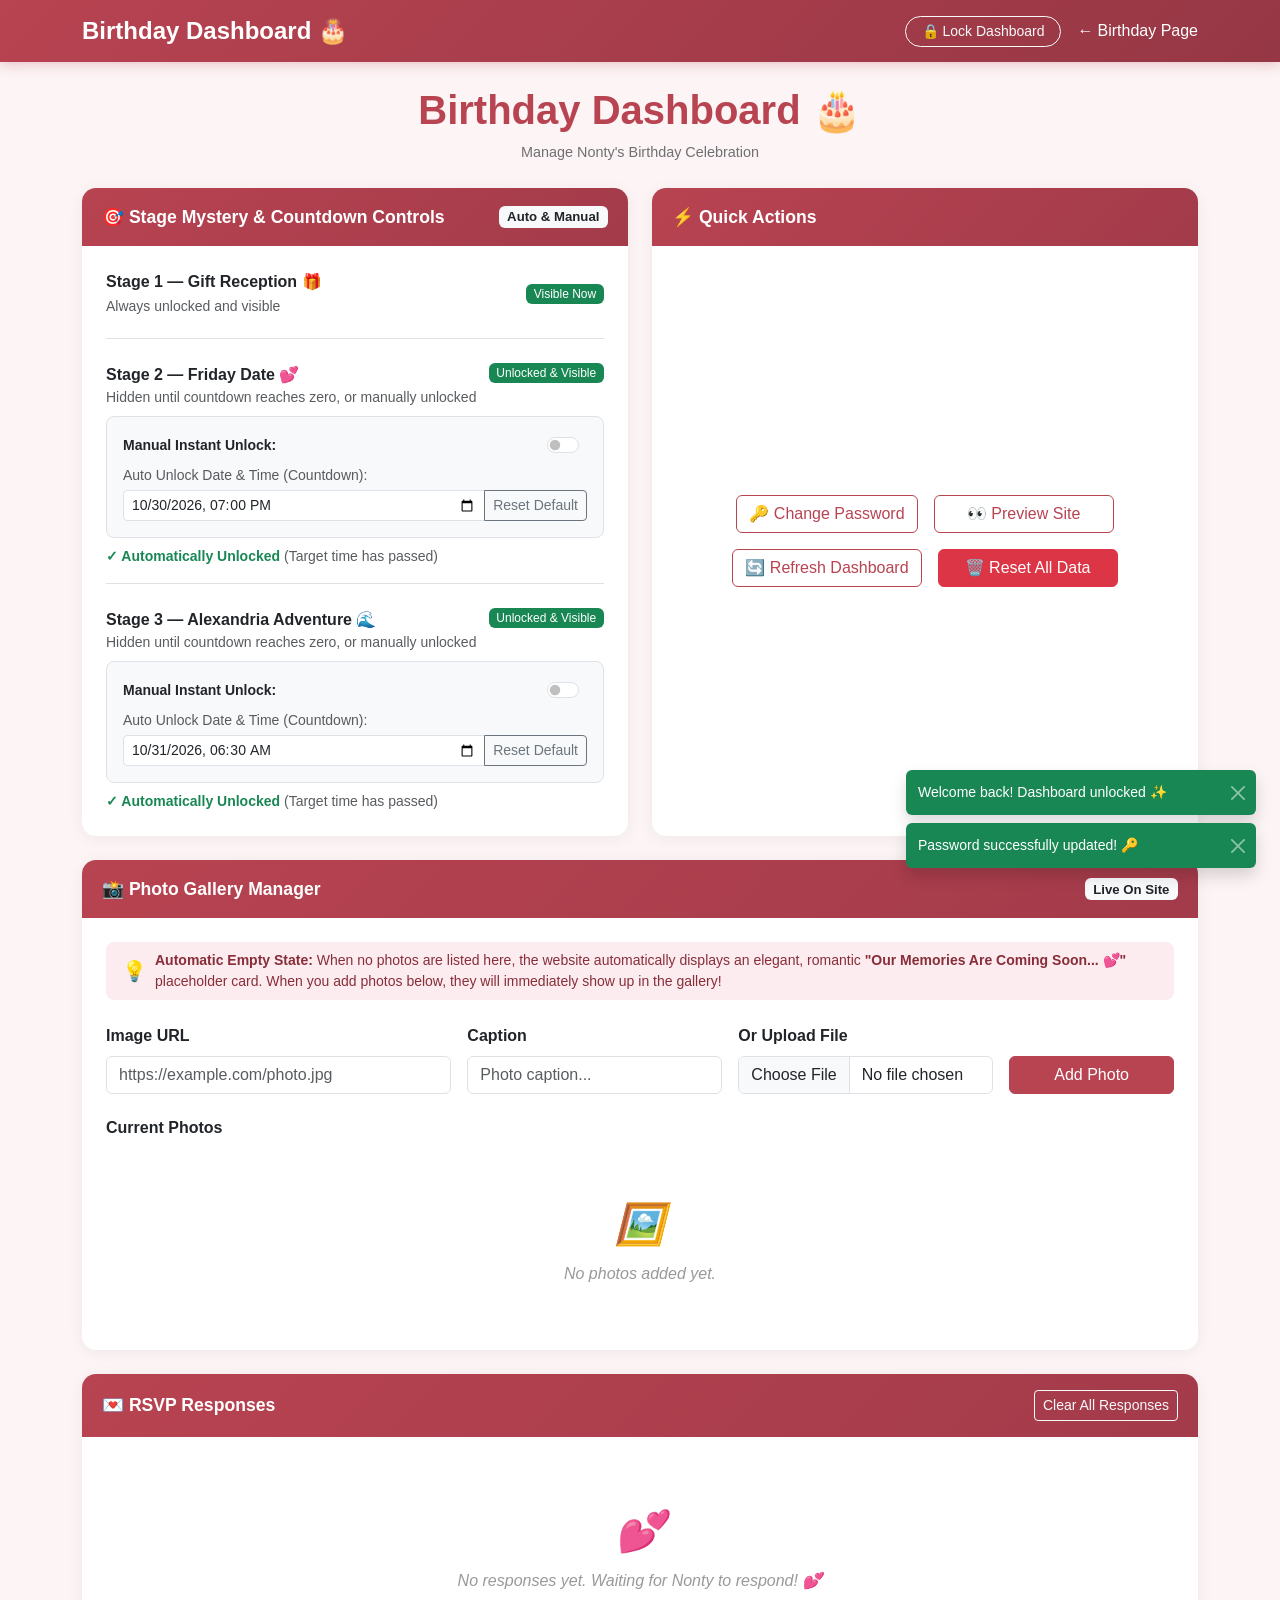
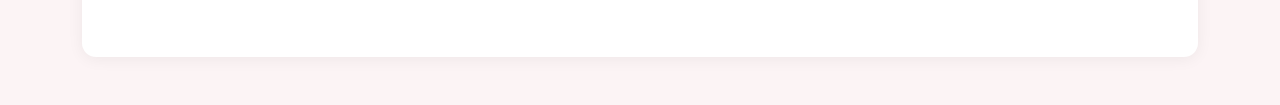
<file: _test_admin_js.html>
<!DOCTYPE html>
<html lang="en">
<head>
    <meta charset="utf-8">
    <meta name="viewport" content="width=device-width, initial-scale=1">
    <title>Birthday Dashboard 🎂</title>
    <link href="https://cdn.jsdelivr.net/npm/bootstrap@5.3.0/dist/css/bootstrap.min.css" rel="stylesheet">
    <style>
        :root {
            --primary: #B84351;
            --secondary: #DFA4AB;
            --bg: #FCF4F5;
            --dark: #2c2c2c;
        }

        body {
            background-color: var(--bg);
            color: var(--dark);
            font-family: 'Segoe UI', Tahoma, Geneva, Verdana, sans-serif;
            min-height: 100vh;
        }

        .navbar-custom {
            background: linear-gradient(135deg, var(--primary), #963745);
            box-shadow: 0 2px 12px rgba(184, 67, 81, 0.3);
        }

        .navbar-custom .navbar-brand,
        .navbar-custom .nav-link {
            color: #fff !important;
        }

        .navbar-custom .nav-link:hover {
            opacity: 0.85;
        }

        .card {
            border: none;
            border-radius: 14px;
            box-shadow: 0 2px 16px rgba(0, 0, 0, 0.06);
            transition: box-shadow 0.2s ease;
        }

        .card:hover {
            box-shadow: 0 4px 24px rgba(0, 0, 0, 0.1);
        }

        .card-header-custom {
            background: linear-gradient(135deg, var(--primary), #a33b4a);
            color: #fff;
            border-radius: 14px 14px 0 0 !important;
            font-weight: 600;
            font-size: 1.1rem;
            padding: 1rem 1.25rem;
        }

        .btn-primary-custom {
            background-color: var(--primary);
            border-color: var(--primary);
            color: #fff;
        }

        .btn-primary-custom:hover {
            background-color: #a33b4a;
            border-color: #a33b4a;
            color: #fff;
        }

        .btn-outline-custom {
            border-color: var(--primary);
            color: var(--primary);
        }

        .btn-outline-custom:hover {
            background-color: var(--primary);
            color: #fff;
        }

        .form-check-input:checked {
            background-color: var(--primary);
            border-color: var(--primary);
        }

        .form-check-input:focus {
            box-shadow: 0 0 0 0.25rem rgba(184, 67, 81, 0.25);
            border-color: var(--secondary);
        }

        .badge-visible {
            background-color: #198754;
            font-weight: 500;
        }

        .badge-hidden {
            background-color: #ffc107;
            color: #333;
            font-weight: 500;
        }

        .gallery-thumb {
            width: 64px;
            height: 64px;
            object-fit: cover;
            border-radius: 8px;
            border: 2px solid var(--secondary);
        }

        .gallery-item {
            background: #fff;
            border: 1px solid #f0e0e3;
            border-radius: 10px;
            padding: 0.75rem;
            transition: background 0.15s;
        }

        .gallery-item:hover {
            background: var(--bg);
        }

        .rsvp-item {
            background: #fff;
            border-left: 4px solid var(--primary);
            border-radius: 8px;
            padding: 1rem;
            margin-bottom: 0.75rem;
            box-shadow: 0 1px 4px rgba(0, 0, 0, 0.04);
        }

        .empty-state {
            text-align: center;
            padding: 2.5rem 1rem;
            color: #999;
            font-style: italic;
        }

        .empty-state .emoji {
            font-size: 2.5rem;
            display: block;
            margin-bottom: 0.5rem;
        }

        .toast-container {
            position: fixed;
            bottom: 1.5rem;
            right: 1.5rem;
            z-index: 9999;
        }

        .quick-action-btn {
            min-width: 180px;
        }

        .subtitle {
            opacity: 0.85;
            font-size: 0.9rem;
        }

        audio {
            height: 36px;
            border-radius: 20px;
        }

        @media (max-width: 576px) {
            .quick-action-btn {
                min-width: 100%;
            }
        }

        /* ── Auth Screen Styles ── */
        .auth-wrapper {
            min-height: 100vh;
            display: flex;
            align-items: center;
            justify-content: center;
            padding: 1.5rem;
            background: radial-gradient(circle at center, #ffffff 0%, var(--bg) 100%);
        }

        .auth-card {
            max-width: 440px;
            width: 100%;
            border-radius: 20px;
            border: 1px solid rgba(184, 67, 81, 0.18);
            background: #ffffff;
            box-shadow: 0 10px 40px rgba(184, 67, 81, 0.12);
        }

        .auth-icon-circle {
            width: 72px;
            height: 72px;
            border-radius: 50%;
            background: linear-gradient(135deg, #fcecef, #f7d5da);
            display: inline-flex;
            align-items: center;
            justify-content: center;
            font-size: 2.2rem;
            box-shadow: 0 4px 14px rgba(184, 67, 81, 0.15);
            margin: 0 auto;
        }

        @keyframes shake {
            0%, 100% { transform: translateX(0); }
            20%, 60% { transform: translateX(-8px); }
            40%, 80% { transform: translateX(8px); }
        }

        .shake {
            animation: shake 0.4s ease-in-out;
        }
    </style>
</head>
<body>

    <!-- Auth / Password Screen (Shown when locked) -->
    <div id="authScreen" class="auth-wrapper">
        <div class="card auth-card p-4 p-sm-5 text-center" id="authBox">
            <div class="mb-4">
                <div class="auth-icon-circle mb-3">🔐</div>
                <h3 class="fw-bold mb-1" style="color: var(--primary);">Protected Dashboard</h3>
                <p class="text-muted small mb-0">Enter your secret password to manage Nonty's birthday surprise website.</p>
            </div>

            <form id="authForm" onsubmit="handleLogin(event)">
                <div class="mb-3 text-start">
                    <label class="form-label small fw-semibold text-muted" for="adminPasswordInput">Password</label>
                    <div class="input-group">
                        <input type="password" class="form-control py-2" id="adminPasswordInput" placeholder="Enter password..." autocomplete="current-password" required autofocus>
                        <button class="btn btn-outline-secondary" type="button" id="togglePasswordBtn" onclick="togglePasswordVisibility()" title="Show/Hide Password">👁️</button>
                    </div>
                    <div id="authError" class="text-danger small mt-2 d-none fw-semibold">
                        ❌ Incorrect password. Please try again!
                    </div>
                </div>

                <div class="form-check text-start mb-4">
                    <input class="form-check-input" type="checkbox" id="rememberMeCheckbox">
                    <label class="form-check-label small text-muted" for="rememberMeCheckbox">
                        Remember me on this browser
                    </label>
                </div>

                <button type="submit" class="btn btn-primary-custom w-100 py-2 fw-semibold mb-3 rounded-pill shadow-sm">
                    Unlock Dashboard ✨
                </button>

                <div>
                    <a href="index.html" class="text-decoration-none small text-muted">
                        ← Return to Birthday Page
                    </a>
                </div>
            </form>
        </div>
    </div>

    <!-- Protected Dashboard App (Hidden until authenticated) -->
    <div id="dashboardApp" style="display: none;">

        <!-- Navbar -->
        <nav class="navbar navbar-expand-sm navbar-custom mb-4">
            <div class="container">
                <span class="navbar-brand fw-bold fs-4">Birthday Dashboard 🎂</span>
                <div class="d-flex align-items-center gap-2 ms-auto">
                    <button class="btn btn-sm btn-outline-light rounded-pill px-3" onclick="logoutAdmin()" title="Lock dashboard immediately">
                        🔒 Lock Dashboard
                    </button>
                    <a href="index.html" class="nav-link d-flex align-items-center gap-1 ms-2">
                        <span>←</span> Birthday Page
                    </a>
                </div>
            </div>
        </nav>

        <!-- Main Content -->
        <div class="container pb-5">

        <div class="text-center mb-4">
            <h1 class="fw-bold" style="color: var(--primary);">Birthday Dashboard 🎂</h1>
            <p class="subtitle text-muted">Manage Nonty's Birthday Celebration</p>
        </div>

        <div class="row g-4">

            <!-- Stage Visibility Controls -->
            <div class="col-lg-6">
                <div class="card h-100">
                    <div class="card-header-custom d-flex justify-content-between align-items-center">
                        <span>🎯 Stage Mystery & Countdown Controls</span>
                        <span class="badge bg-light text-dark fs-8">Auto & Manual</span>
                    </div>
                    <div class="card-body p-4">
                        <!-- Stage 1 -->
                        <div class="mb-4 pb-3 border-bottom">
                            <div class="d-flex justify-content-between align-items-center mb-1">
                                <div>
                                    <div class="fw-semibold">Stage 1 — Gift Reception 🎁</div>
                                    <small class="text-muted">Always unlocked and visible</small>
                                </div>
                                <span class="badge badge-visible">Visible Now</span>
                            </div>
                        </div>

                        <!-- Stage 2 -->
                        <div class="mb-4 pb-3 border-bottom">
                            <div class="d-flex justify-content-between align-items-start mb-2">
                                <div>
                                    <div class="fw-semibold">Stage 2 — Friday Date 💕</div>
                                    <small class="text-muted d-block">Hidden until countdown reaches zero, or manually unlocked</small>
                                </div>
                                <span id="stage2Badge" class="badge badge-hidden">Locked (Mystery)</span>
                            </div>

                            <div class="bg-light p-3 rounded-3 mb-2 border">
                                <div class="d-flex justify-content-between align-items-center mb-2">
                                    <label class="form-check-label small fw-semibold" for="stage2Toggle">Manual Instant Unlock:</label>
                                    <div class="form-check form-switch mb-0">
                                        <input class="form-check-input" type="checkbox" id="stage2Toggle" onchange="toggleStage('stage2')">
                                    </div>
                                </div>
                                <div>
                                    <label class="form-label small text-muted mb-1 d-block">Auto Unlock Date & Time (Countdown):</label>
                                    <div class="input-group input-group-sm">
                                        <input type="datetime-local" class="form-control" id="stage2UnlockTime" onchange="saveUnlockTime('stage2')">
                                        <button class="btn btn-outline-secondary" type="button" onclick="resetDefaultTime('stage2')">Reset Default</button>
                                    </div>
                                </div>
                            </div>
                            <div id="stage2Status" class="small text-muted mt-1">Checking countdown status...</div>
                        </div>

                        <!-- Stage 3 -->
                        <div>
                            <div class="d-flex justify-content-between align-items-start mb-2">
                                <div>
                                    <div class="fw-semibold">Stage 3 — Alexandria Adventure 🌊</div>
                                    <small class="text-muted d-block">Hidden until countdown reaches zero, or manually unlocked</small>
                                </div>
                                <span id="stage3Badge" class="badge badge-hidden">Locked (Mystery)</span>
                            </div>

                            <div class="bg-light p-3 rounded-3 mb-2 border">
                                <div class="d-flex justify-content-between align-items-center mb-2">
                                    <label class="form-check-label small fw-semibold" for="stage3Toggle">Manual Instant Unlock:</label>
                                    <div class="form-check form-switch mb-0">
                                        <input class="form-check-input" type="checkbox" id="stage3Toggle" onchange="toggleStage('stage3')">
                                    </div>
                                </div>
                                <div>
                                    <label class="form-label small text-muted mb-1 d-block">Auto Unlock Date & Time (Countdown):</label>
                                    <div class="input-group input-group-sm">
                                        <input type="datetime-local" class="form-control" id="stage3UnlockTime" onchange="saveUnlockTime('stage3')">
                                        <button class="btn btn-outline-secondary" type="button" onclick="resetDefaultTime('stage3')">Reset Default</button>
                                    </div>
                                </div>
                            </div>
                            <div id="stage3Status" class="small text-muted mt-1">Checking countdown status...</div>
                        </div>
                    </div>
                </div>
            </div>

            <!-- Quick Actions -->
            <div class="col-lg-6">
                <div class="card h-100">
                    <div class="card-header-custom">⚡ Quick Actions</div>
                    <div class="card-body p-4 d-flex flex-column justify-content-center">
                        <div class="d-flex flex-wrap gap-3 justify-content-center">
                            <button class="btn btn-outline-custom quick-action-btn" onclick="openPasswordModal()">
                                🔑 Change Password
                            </button>
                            <button class="btn btn-outline-custom quick-action-btn" onclick="previewSite()">
                                👀 Preview Site
                            </button>
                            <button class="btn btn-outline-custom quick-action-btn" onclick="location.reload()">
                                🔄 Refresh Dashboard
                            </button>
                            <button class="btn btn-danger quick-action-btn" onclick="resetAllData()">
                                🗑️ Reset All Data
                            </button>
                        </div>
                    </div>
                </div>
            </div>

            <!-- Photo Gallery Manager -->
            <div class="col-12">
                <div class="card">
                    <div class="card-header-custom d-flex justify-content-between align-items-center">
                        <span>📸 Photo Gallery Manager</span>
                        <span class="badge bg-light text-dark fs-8">Live On Site</span>
                    </div>
                    <div class="card-body p-4">
                        <div class="alert alert-info py-2 px-3 mb-4 small d-flex align-items-center gap-2 rounded-3 border-0" style="background-color: #fcecef; color: #872e3a;">
                            <span class="fs-5">💡</span>
                            <div>
                                <strong>Automatic Empty State:</strong> When no photos are listed here, the website automatically displays an elegant, romantic <strong>"Our Memories Are Coming Soon... 💕"</strong> placeholder card. When you add photos below, they will immediately show up in the gallery!
                            </div>
                        </div>

                        <div class="row g-3 mb-4">
                            <div class="col-md-4">
                                <label class="form-label fw-semibold">Image URL</label>
                                <input type="text" class="form-control" id="photoUrl" placeholder="https://example.com/photo.jpg">
                            </div>
                            <div class="col-md-3">
                                <label class="form-label fw-semibold">Caption</label>
                                <input type="text" class="form-control" id="photoCaption" placeholder="Photo caption...">
                            </div>
                            <div class="col-md-3">
                                <label class="form-label fw-semibold">Or Upload File</label>
                                <input type="file" class="form-control" id="photoFile" accept="image/*">
                            </div>
                            <div class="col-md-2 d-flex align-items-end">
                                <button class="btn btn-primary-custom w-100" onclick="addPhoto()">Add Photo</button>
                            </div>
                        </div>

                        <h6 class="fw-semibold mb-3">Current Photos</h6>
                        <div id="galleryList"></div>
                    </div>
                </div>
            </div>

            <!-- RSVP Responses -->
            <div class="col-12">
                <div class="card">
                    <div class="card-header-custom d-flex justify-content-between align-items-center">
                        <span>💌 RSVP Responses</span>
                        <button class="btn btn-sm btn-outline-light" onclick="clearRsvp()">Clear All Responses</button>
                    </div>
                    <div class="card-body p-4">
                        <div id="rsvpList"></div>
                    </div>
                </div>
            </div>

        </div>
    </div>
    </div> <!-- /#dashboardApp -->

    <!-- Change Password Modal -->
    <div class="modal fade" id="passwordModal" tabindex="-1" aria-hidden="true">
        <div class="modal-dialog modal-dialog-centered">
            <div class="modal-content border-0 shadow-lg" style="border-radius: 18px; overflow: hidden;">
                <div class="modal-header card-header-custom">
                    <h5 class="modal-title fw-bold">🔑 Change Dashboard Password</h5>
                    <button type="button" class="btn-close btn-close-white" data-bs-dismiss="modal" aria-label="Close"></button>
                </div>
                <div class="modal-body p-4">
                    <div class="mb-3">
                        <label class="form-label small fw-semibold" for="currPasswordInput">Current Password</label>
                        <input type="password" class="form-control" id="currPasswordInput" placeholder="Enter current password...">
                    </div>
                    <div class="mb-3">
                        <label class="form-label small fw-semibold" for="newPasswordInput">New Password</label>
                        <input type="password" class="form-control" id="newPasswordInput" placeholder="Enter new password...">
                    </div>
                    <div class="mb-3">
                        <label class="form-label small fw-semibold" for="confirmPasswordInput">Confirm New Password</label>
                        <input type="password" class="form-control" id="confirmPasswordInput" placeholder="Confirm new password...">
                    </div>
                    <div id="changePasswordError" class="text-danger small mb-2 d-none fw-semibold"></div>
                </div>
                <div class="modal-footer bg-light border-0 py-3">
                    <button type="button" class="btn btn-outline-secondary rounded-pill px-3" data-bs-dismiss="modal">Cancel</button>
                    <button type="button" class="btn btn-primary-custom rounded-pill px-4" onclick="saveNewPassword()">Save Password</button>
                </div>
            </div>
        </div>
    </div>

    <!-- Toast Container -->
    <div class="toast-container" id="toastContainer"></div>

    <script src="https://cdn.jsdelivr.net/npm/bootstrap@5.3.0/dist/js/bootstrap.bundle.min.js"></script>
    <script>
        // ── Helpers ──────────────────────────────────────────────

        function showToast(message, type) {
            type = type || 'success';
            var bgClass = type === 'success' ? 'bg-success' : type === 'danger' ? 'bg-danger' : 'bg-warning text-dark';
            var id = 'toast-' + Date.now();
            var html = '<div id="' + id + '" class="toast align-items-center text-white ' + bgClass + ' border-0 mb-2" role="alert">' +
                '<div class="d-flex">' +
                '<div class="toast-body">' + message + '</div>' +
                '<button type="button" class="btn-close btn-close-white me-2 m-auto" data-bs-dismiss="toast"></button>' +
                '</div></div>';
            document.getElementById('toastContainer').insertAdjacentHTML('beforeend', html);
            var el = document.getElementById(id);
            var toast = new bootstrap.Toast(el, { delay: 3000 });
            toast.show();
            el.addEventListener('hidden.bs.toast', function () { el.remove(); });
        }

        function formatTimestamp(ts) {
            if (!ts) return '';
            var d = new Date(ts);
            return d.toLocaleDateString('en-US', {
                year: 'numeric', month: 'short', day: 'numeric',
                hour: '2-digit', minute: '2-digit'
            });
        }

        // ── Authentication & Security ────────────────────────────

        var DEFAULT_ADMIN_PASSWORD = 'Nova123pola';
        var STORAGE_CUSTOM_PWD_KEY = 'birthday_admin_custom_pwd';
        var SESSION_AUTH_KEY = 'birthday_admin_authenticated';
        var STORAGE_REMEMBER_KEY = 'birthday_admin_remember';

        function getAdminPassword() {
            return localStorage.getItem(STORAGE_CUSTOM_PWD_KEY) || DEFAULT_ADMIN_PASSWORD;
        }

        function isAuthenticated() {
            return sessionStorage.getItem(SESSION_AUTH_KEY) === 'true' ||
                   localStorage.getItem(STORAGE_REMEMBER_KEY) === 'true';
        }

        function checkAdminAuthOnLoad() {
            if (isAuthenticated()) {
                showDashboard();
            } else {
                showAuthScreen();
            }
        }

        function showAuthScreen() {
            var authScreen = document.getElementById('authScreen');
            var dashboardApp = document.getElementById('dashboardApp');
            if (authScreen) authScreen.style.display = 'flex';
            if (dashboardApp) dashboardApp.style.display = 'none';

            var pwdInput = document.getElementById('adminPasswordInput');
            if (pwdInput) {
                pwdInput.value = '';
                setTimeout(function () { pwdInput.focus(); }, 150);
            }
        }

        function showDashboard() {
            var authScreen = document.getElementById('authScreen');
            var dashboardApp = document.getElementById('dashboardApp');
            if (authScreen) authScreen.style.display = 'none';
            if (dashboardApp) dashboardApp.style.display = 'block';

            // Initialize Dashboard Data
            loadStageToggles();
            renderGallery();
            renderRsvps();
        }

        function handleLogin(e) {
            if (e) e.preventDefault();
            var pwdInput = document.getElementById('adminPasswordInput');
            var errorEl = document.getElementById('authError');
            var authBox = document.getElementById('authBox');
            var rememberMe = document.getElementById('rememberMeCheckbox');

            var entered = (pwdInput ? pwdInput.value : '').trim();
            var correct = getAdminPassword();

            if (entered === correct) {
                if (errorEl) errorEl.classList.add('d-none');
                sessionStorage.setItem(SESSION_AUTH_KEY, 'true');
                if (rememberMe && rememberMe.checked) {
                    localStorage.setItem(STORAGE_REMEMBER_KEY, 'true');
                } else {
                    localStorage.removeItem(STORAGE_REMEMBER_KEY);
                }
                showToast('Welcome back! Dashboard unlocked ✨', 'success');
                showDashboard();
            } else {
                if (errorEl) errorEl.classList.remove('d-none');
                if (authBox) {
                    authBox.classList.remove('shake');
                    void authBox.offsetWidth; // trigger reflow
                    authBox.classList.add('shake');
                }
                if (pwdInput) {
                    pwdInput.value = '';
                    pwdInput.focus();
                }
            }
        }

        function togglePasswordVisibility() {
            var pwdInput = document.getElementById('adminPasswordInput');
            var btn = document.getElementById('togglePasswordBtn');
            if (!pwdInput) return;
            if (pwdInput.type === 'password') {
                pwdInput.type = 'text';
                btn.textContent = '🙈';
            } else {
                pwdInput.type = 'password';
                btn.textContent = '👁️';
            }
        }

        function logoutAdmin() {
            sessionStorage.removeItem(SESSION_AUTH_KEY);
            localStorage.removeItem(STORAGE_REMEMBER_KEY);
            showToast('Dashboard locked 🔒', 'warning');
            showAuthScreen();
        }

        function openPasswordModal() {
            var modalEl = document.getElementById('passwordModal');
            if (!modalEl) return;
            document.getElementById('currPasswordInput').value = '';
            document.getElementById('newPasswordInput').value = '';
            document.getElementById('confirmPasswordInput').value = '';
            var errorEl = document.getElementById('changePasswordError');
            if (errorEl) errorEl.classList.add('d-none');
            var modal = new bootstrap.Modal(modalEl);
            modal.show();
        }

        function saveNewPassword() {
            var curr = (document.getElementById('currPasswordInput').value || '').trim();
            var next = (document.getElementById('newPasswordInput').value || '').trim();
            var confirm = (document.getElementById('confirmPasswordInput').value || '').trim();
            var errorEl = document.getElementById('changePasswordError');

            var actual = getAdminPassword();

            if (curr !== actual) {
                errorEl.textContent = '❌ Current password is incorrect.';
                errorEl.classList.remove('d-none');
                return;
            }
            if (!next) {
                errorEl.textContent = '❌ New password cannot be empty.';
                errorEl.classList.remove('d-none');
                return;
            }
            if (next.length < 4) {
                errorEl.textContent = '❌ Password should be at least 4 characters long.';
                errorEl.classList.remove('d-none');
                return;
            }
            if (next !== confirm) {
                errorEl.textContent = '❌ New password and confirmation do not match.';
                errorEl.classList.remove('d-none');
                return;
            }

            localStorage.setItem(STORAGE_CUSTOM_PWD_KEY, next);
            errorEl.classList.add('d-none');

            var modalEl = document.getElementById('passwordModal');
            var modal = bootstrap.Modal.getInstance(modalEl);
            if (modal) modal.hide();

            showToast('Password successfully updated! 🔑', 'success');
        }

        // ── Stage Visibility & Countdown ─────────────────────────

        function getDefaultUnlockTime(stage) {
            return stage === 'stage2' ? '2026-10-30T19:00' : '2026-10-31T06:30';
        }

        function getUnlockTime(stage) {
            return localStorage.getItem(stage + '_unlock_time') || getDefaultUnlockTime(stage);
        }

        function loadStageToggles() {
            var s2Manual = localStorage.getItem('stage2_visible') === 'true';
            var s3Manual = localStorage.getItem('stage3_visible') === 'true';

            document.getElementById('stage2Toggle').checked = s2Manual;
            document.getElementById('stage3Toggle').checked = s3Manual;

            document.getElementById('stage2UnlockTime').value = getUnlockTime('stage2');
            document.getElementById('stage3UnlockTime').value = getUnlockTime('stage3');

            updateStageLiveStatus();
        }

        function updateStageLiveStatus() {
            ['stage2', 'stage3'].forEach(function (stage) {
                var isManual = localStorage.getItem(stage + '_visible') === 'true';
                var isManualLocked = localStorage.getItem(stage + '_visible') === 'false';
                var unlockTimeStr = getUnlockTime(stage);
                var target = new Date(unlockTimeStr).getTime();
                var diff = target - Date.now();
                var isTimePassed = !isNaN(target) && diff <= 0;

                var isUnlocked = isManual || (!isManualLocked && isTimePassed);

                var badge = document.getElementById(stage + 'Badge');
                var statusEl = document.getElementById(stage + 'Status');

                if (isUnlocked) {
                    badge.textContent = 'Unlocked & Visible';
                    badge.className = 'badge badge-visible';
                    if (isManual) {
                        statusEl.innerHTML = '<span class="text-success fw-semibold">✓ Manually Unlocked</span> (Overriding countdown timer)';
                    } else {
                        statusEl.innerHTML = '<span class="text-success fw-semibold">✓ Automatically Unlocked</span> (Target time has passed)';
                    }
                } else {
                    badge.textContent = 'Locked (Mystery Card)';
                    badge.className = 'badge badge-hidden';

                    if (isManualLocked) {
                        statusEl.innerHTML = '<span class="text-danger fw-semibold">🔒 Manually Forced Locked</span>';
                    } else if (!isNaN(target)) {
                        var d = Math.floor(diff / (1000 * 60 * 60 * 24));
                        var h = Math.floor((diff % (1000 * 60 * 60 * 24)) / (1000 * 60 * 60));
                        var m = Math.floor((diff % (1000 * 60 * 60)) / (1000 * 60));
                        var s = Math.floor((diff % (1000 * 60)) / 1000);
                        var targetFormatted = new Date(unlockTimeStr).toLocaleString('en-US', {
                            weekday: 'short', month: 'short', day: 'numeric', hour: 'numeric', minute: '2-digit'
                        });
                        statusEl.innerHTML = '⏳ <strong>Countdown active:</strong> Unlocks in <strong>' + d + 'd ' + h + 'h ' + m + 'm ' + s + 's</strong> (' + targetFormatted + ')';
                    } else {
                        statusEl.textContent = 'Waiting for valid date/time setting.';
                    }
                }
            });
        }

        function toggleStage(stage) {
            var checked = document.getElementById(stage + 'Toggle').checked;
            localStorage.setItem(stage + '_visible', checked.toString());
            updateStageLiveStatus();
            var label = stage === 'stage2' ? 'Stage 2 (Friday Date)' : 'Stage 3 (Alexandria Trip)';
            showToast(label + ' manual unlock is now ' + (checked ? 'ON (Visible)' : 'OFF (Using Countdown)') + '.', 'success');
        }

        function saveUnlockTime(stage) {
            var val = document.getElementById(stage + 'UnlockTime').value;
            if (!val) {
                showToast('Please select a valid date and time.', 'danger');
                return;
            }
            localStorage.setItem(stage + '_unlock_time', val);
            // If it was forced unlocked manually, ask or let them know
            updateStageLiveStatus();
            showToast('Unlock time updated for ' + (stage === 'stage2' ? 'Stage 2' : 'Stage 3') + '!', 'success');
        }

        function resetDefaultTime(stage) {
            var def = getDefaultUnlockTime(stage);
            document.getElementById(stage + 'UnlockTime').value = def;
            localStorage.setItem(stage + '_unlock_time', def);
            updateStageLiveStatus();
            showToast('Reset to default unlock time.', 'success');
        }

        // ── Photo Gallery ────────────────────────────────────────

        function getPhotos() {
            try { return JSON.parse(localStorage.getItem('gallery_photos')) || []; }
            catch (e) { return []; }
        }

        function savePhotos(photos) {
            localStorage.setItem('gallery_photos', JSON.stringify(photos));
        }

        function renderGallery() {
            var photos = getPhotos();
            var container = document.getElementById('galleryList');

            if (photos.length === 0) {
                container.innerHTML = '<div class="empty-state"><span class="emoji">🖼️</span>No photos added yet.</div>';
                return;
            }

            var html = '<div class="d-flex flex-column gap-2">';
            photos.forEach(function (photo, i) {
                html += '<div class="gallery-item d-flex align-items-center gap-3">' +
                    '<img src="' + escapeAttr(photo.src) + '" alt="' + escapeAttr(photo.caption) + '" class="gallery-thumb" onerror="this.src=\'data:image/svg+xml,<svg xmlns=%22http://www.w3.org/2000/svg%22 width=%2264%22 height=%2264%22><rect fill=%22%23ddd%22 width=%2264%22 height=%2264%22/><text x=%2232%22 y=%2236%22 text-anchor=%22middle%22 fill=%22%23999%22 font-size=%2212%22>Error</text></svg>\'">' +
                    '<div class="flex-grow-1">' +
                    '<div class="fw-semibold">' + escapeHtml(photo.caption || '(No caption)') + '</div>' +
                    '<small class="text-muted text-truncate d-block" style="max-width:300px;">' + escapeHtml(photo.src.substring(0, 60)) + (photo.src.length > 60 ? '…' : '') + '</small>' +
                    '</div>' +
                    '<button class="btn btn-sm btn-outline-danger" onclick="deletePhoto(' + i + ')">Delete</button>' +
                    '</div>';
            });
            html += '</div>';
            container.innerHTML = html;
        }

        function addPhoto() {
            var urlInput = document.getElementById('photoUrl');
            var captionInput = document.getElementById('photoCaption');
            var fileInput = document.getElementById('photoFile');

            var caption = captionInput.value.trim();

            // Check for file upload first
            if (fileInput.files && fileInput.files.length > 0) {
                var reader = new FileReader();
                reader.onload = function (e) {
                    var photos = getPhotos();
                    photos.push({ src: e.target.result, caption: caption || fileInput.files[0].name });
                    savePhotos(photos);
                    renderGallery();
                    showToast('Photo uploaded successfully!', 'success');
                    urlInput.value = '';
                    captionInput.value = '';
                    fileInput.value = '';
                };
                reader.readAsDataURL(fileInput.files[0]);
                return;
            }

            var url = urlInput.value.trim();
            if (!url) {
                showToast('Please enter an image URL or upload a file.', 'danger');
                return;
            }

            var photos = getPhotos();
            photos.push({ src: url, caption: caption || 'Photo ' + (photos.length + 1) });
            savePhotos(photos);
            renderGallery();
            showToast('Photo added successfully!', 'success');

            urlInput.value = '';
            captionInput.value = '';
        }

        function deletePhoto(index) {
            var photos = getPhotos();
            if (index < 0 || index >= photos.length) return;
            var removed = photos.splice(index, 1);
            savePhotos(photos);
            renderGallery();
            showToast('Photo "' + escapeHtml((removed[0] && removed[0].caption) || '') + '" deleted.', 'danger');
        }

        // ── RSVP Responses ───────────────────────────────────────

        function getRsvps() {
            try { return JSON.parse(localStorage.getItem('rsvp_responses')) || []; }
            catch (e) { return []; }
        }

        function renderRsvps() {
            var responses = getRsvps();
            var container = document.getElementById('rsvpList');

            if (responses.length === 0) {
                container.innerHTML = '<div class="empty-state"><span class="emoji">💕</span>No responses yet. Waiting for Nonty to respond! 💕</div>';
                return;
            }

            var html = '';
            responses.forEach(function (r) {
                var statusIcon = r.accepted ? '✅' : '❌';
                var statusText = r.accepted ? 'Accepted' : 'Declined';

                html += '<div class="rsvp-item">';
                html += '<div class="d-flex justify-content-between align-items-start mb-2">';
                html += '<div><span class="fs-5 me-2">' + statusIcon + '</span><strong>' + statusText + '</strong></div>';
                html += '<small class="text-muted">' + formatTimestamp(r.timestamp) + '</small>';
                html += '</div>';

                if (r.note || r.text) {
                    html += '<p class="mb-2">' + escapeHtml(r.note || r.text) + '</p>';
                }

                if (r.audioBase64) {
                    html += '<div class="mt-2 p-2 bg-light rounded border">';
                    html += '<div class="small fw-semibold text-muted mb-1">🎙️ Voice Recording:</div>';
                    html += '<audio controls src="' + r.audioBase64 + '" class="w-100"></audio>';
                    html += '<div class="mt-1"><a href="' + r.audioBase64 + '" download="nonty_voice_note.webm" class="btn btn-sm btn-link text-decoration-none p-0 text-primary fw-semibold">⬇️ Download Voice Note</a></div>';
                    html += '</div>';
                }

                html += '</div>';
            });

            container.innerHTML = html;
        }

        function clearRsvp() {
            if (!confirm('Are you sure you want to clear all RSVP responses? This cannot be undone.')) return;
            localStorage.removeItem('rsvp_responses');
            renderRsvps();
            showToast('All RSVP responses cleared.', 'danger');
        }

        // ── Quick Actions ────────────────────────────────────────

        function previewSite() {
            window.open('index.html', '_blank');
        }

        function resetAllData() {
            if (!confirm('⚠️ This will erase ALL data (stages, photos, RSVPs, everything). Are you sure?')) return;
            if (!confirm('Last chance — this is permanent. Continue?')) return;
            var savedPwd = localStorage.getItem(STORAGE_CUSTOM_PWD_KEY);
            var savedRemember = localStorage.getItem(STORAGE_REMEMBER_KEY);

            localStorage.clear();

            if (savedPwd) localStorage.setItem(STORAGE_CUSTOM_PWD_KEY, savedPwd);
            if (savedRemember) localStorage.setItem(STORAGE_REMEMBER_KEY, savedRemember);

            showToast('All data has been reset.', 'danger');
            setTimeout(function () { location.reload(); }, 1000);
        }

        // ── Escaping Utilities ───────────────────────────────────

        function escapeHtml(str) {
            if (!str) return '';
            var div = document.createElement('div');
            div.appendChild(document.createTextNode(str));
            return div.innerHTML;
        }

        function escapeAttr(str) {
            if (!str) return '';
            return str.replace(/&/g, '&amp;').replace(/"/g, '&quot;').replace(/'/g, '&#39;').replace(/</g, '&lt;').replace(/>/g, '&gt;');
        }

        // ── Init ─────────────────────────────────────────────────

        document.addEventListener('DOMContentLoaded', function () {
            checkAdminAuthOnLoad();
            setInterval(function () {
                if (isAuthenticated()) {
                    updateStageLiveStatus();
                }
            }, 1000);
        });
    </script>

<script>
window.addEventListener('load', function() {
    console.log('--- TEST START ---');
    console.log('Default password:', getAdminPassword());
    
    // Test check
    var pwdInput = document.getElementById('adminPasswordInput');
    pwdInput.value = 'Nova123pola';
    handleLogin();
    console.log('Is authenticated after Nova123pola:', isAuthenticated());
    
    // Test modal element
    var modalEl = document.getElementById('passwordModal');
    console.log('Modal element exists:', !!modalEl);
    
    // Test change password
    document.getElementById('currPasswordInput').value = 'Nova123pola';
    document.getElementById('newPasswordInput').value = 'NewSecret456';
    document.getElementById('confirmPasswordInput').value = 'NewSecret456';
    saveNewPassword();
    console.log('Updated password:', getAdminPassword());
    
    // Revert
    localStorage.removeItem(STORAGE_CUSTOM_PWD_KEY);
    console.log('Reverted to default:', getAdminPassword());
    console.log('--- TEST END ---');
});
</script>
</body>
</html>
</file>
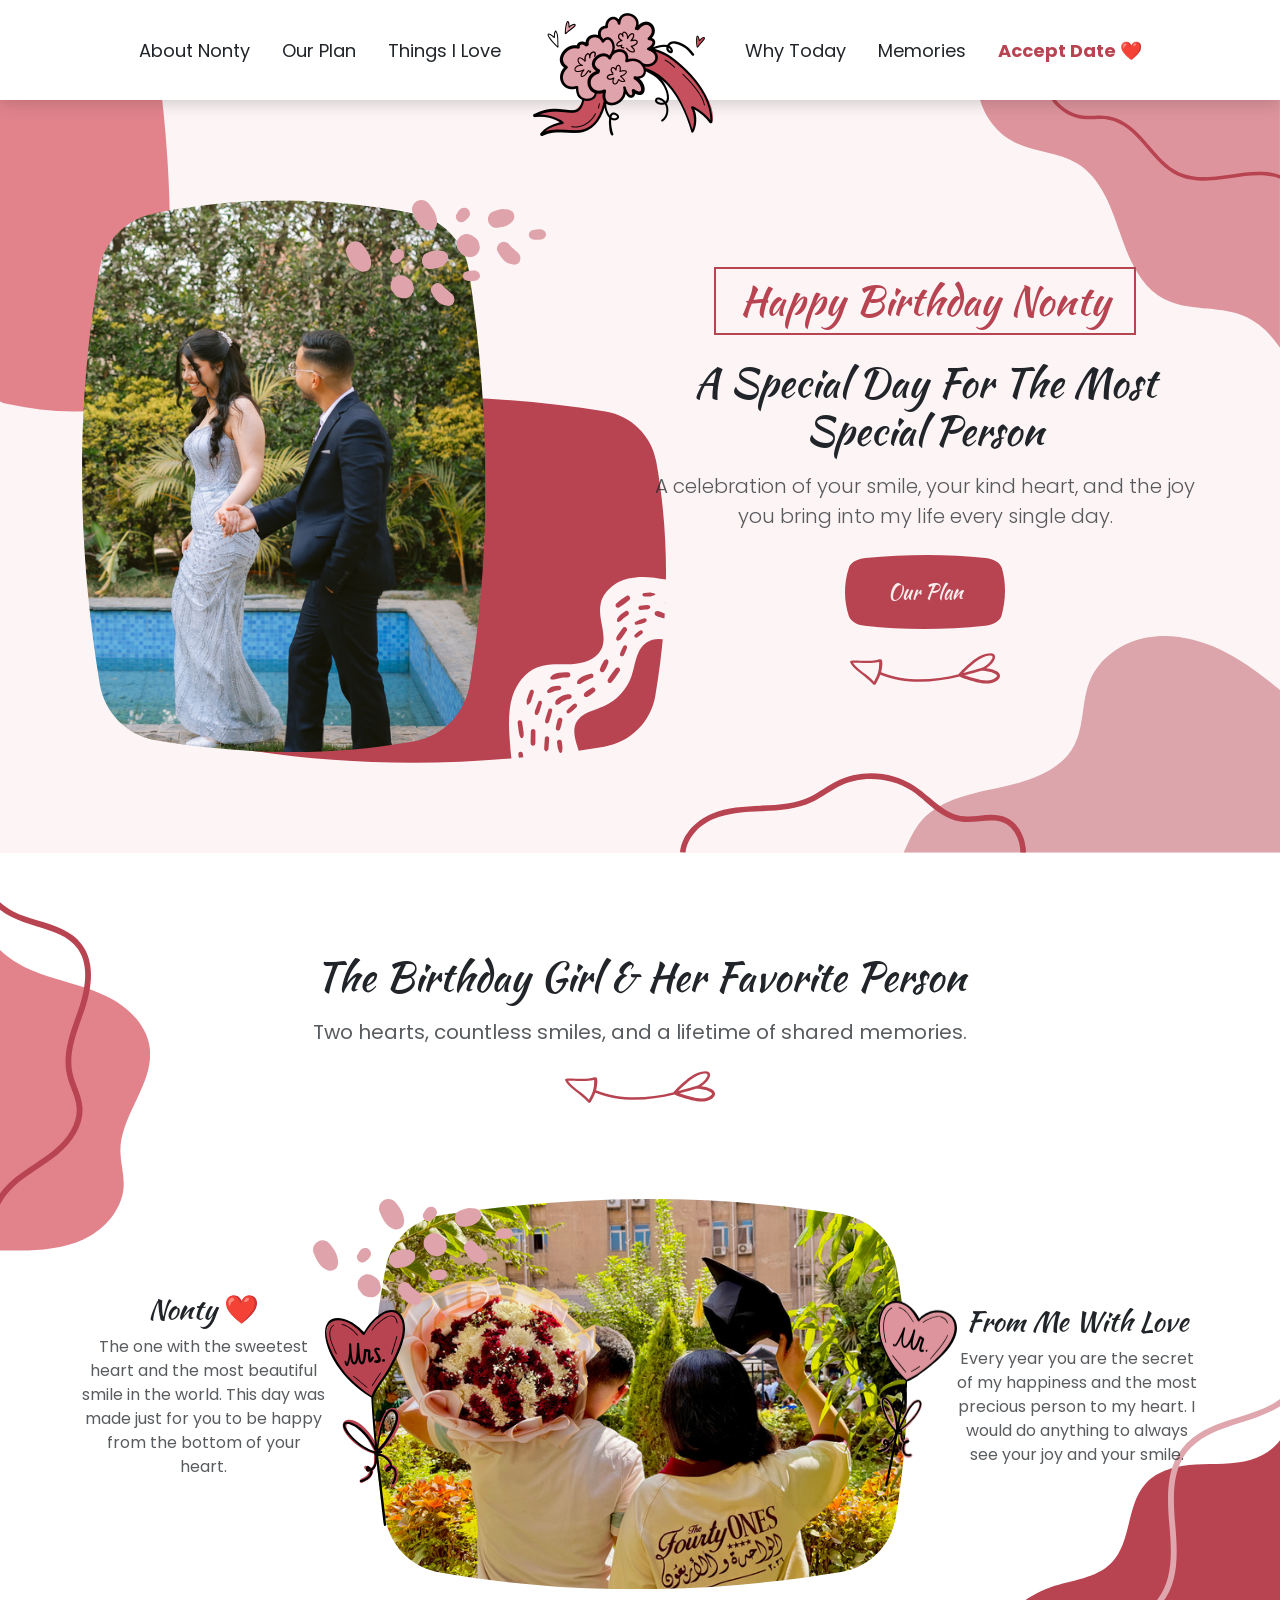
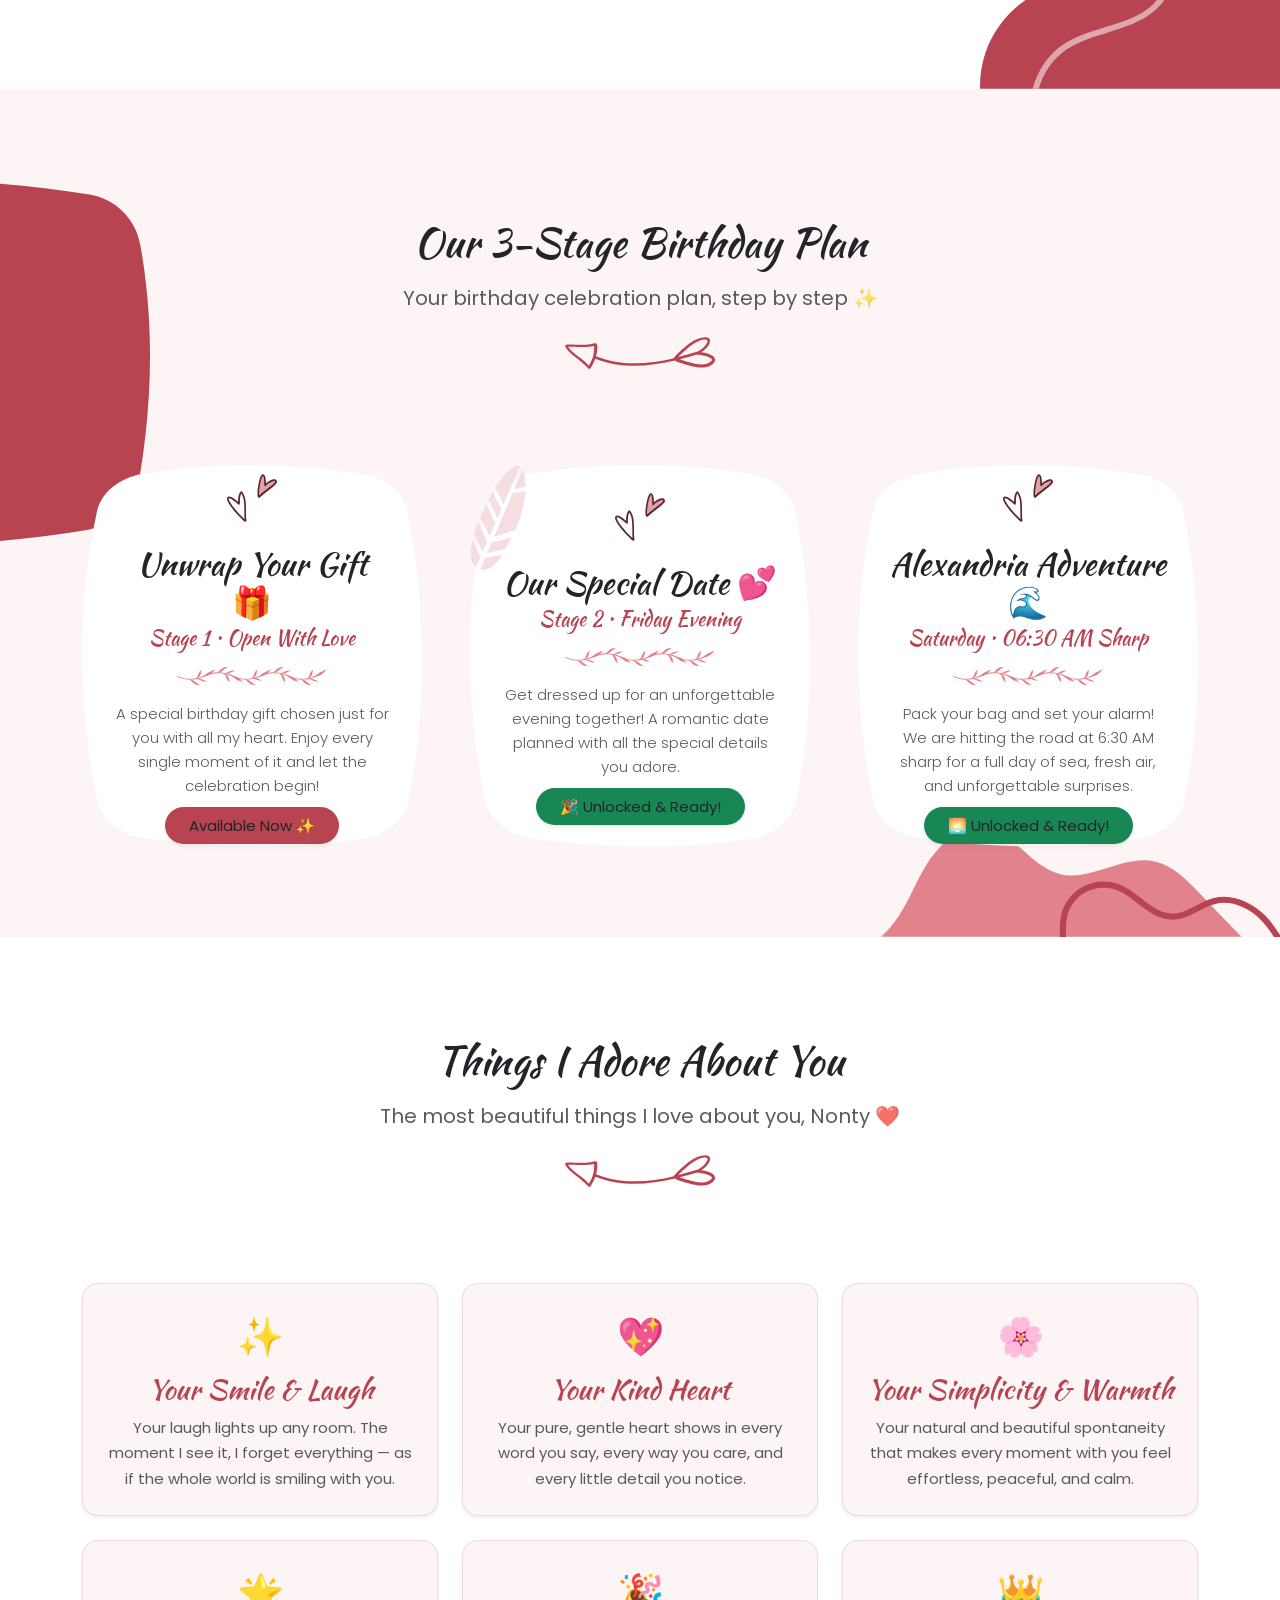
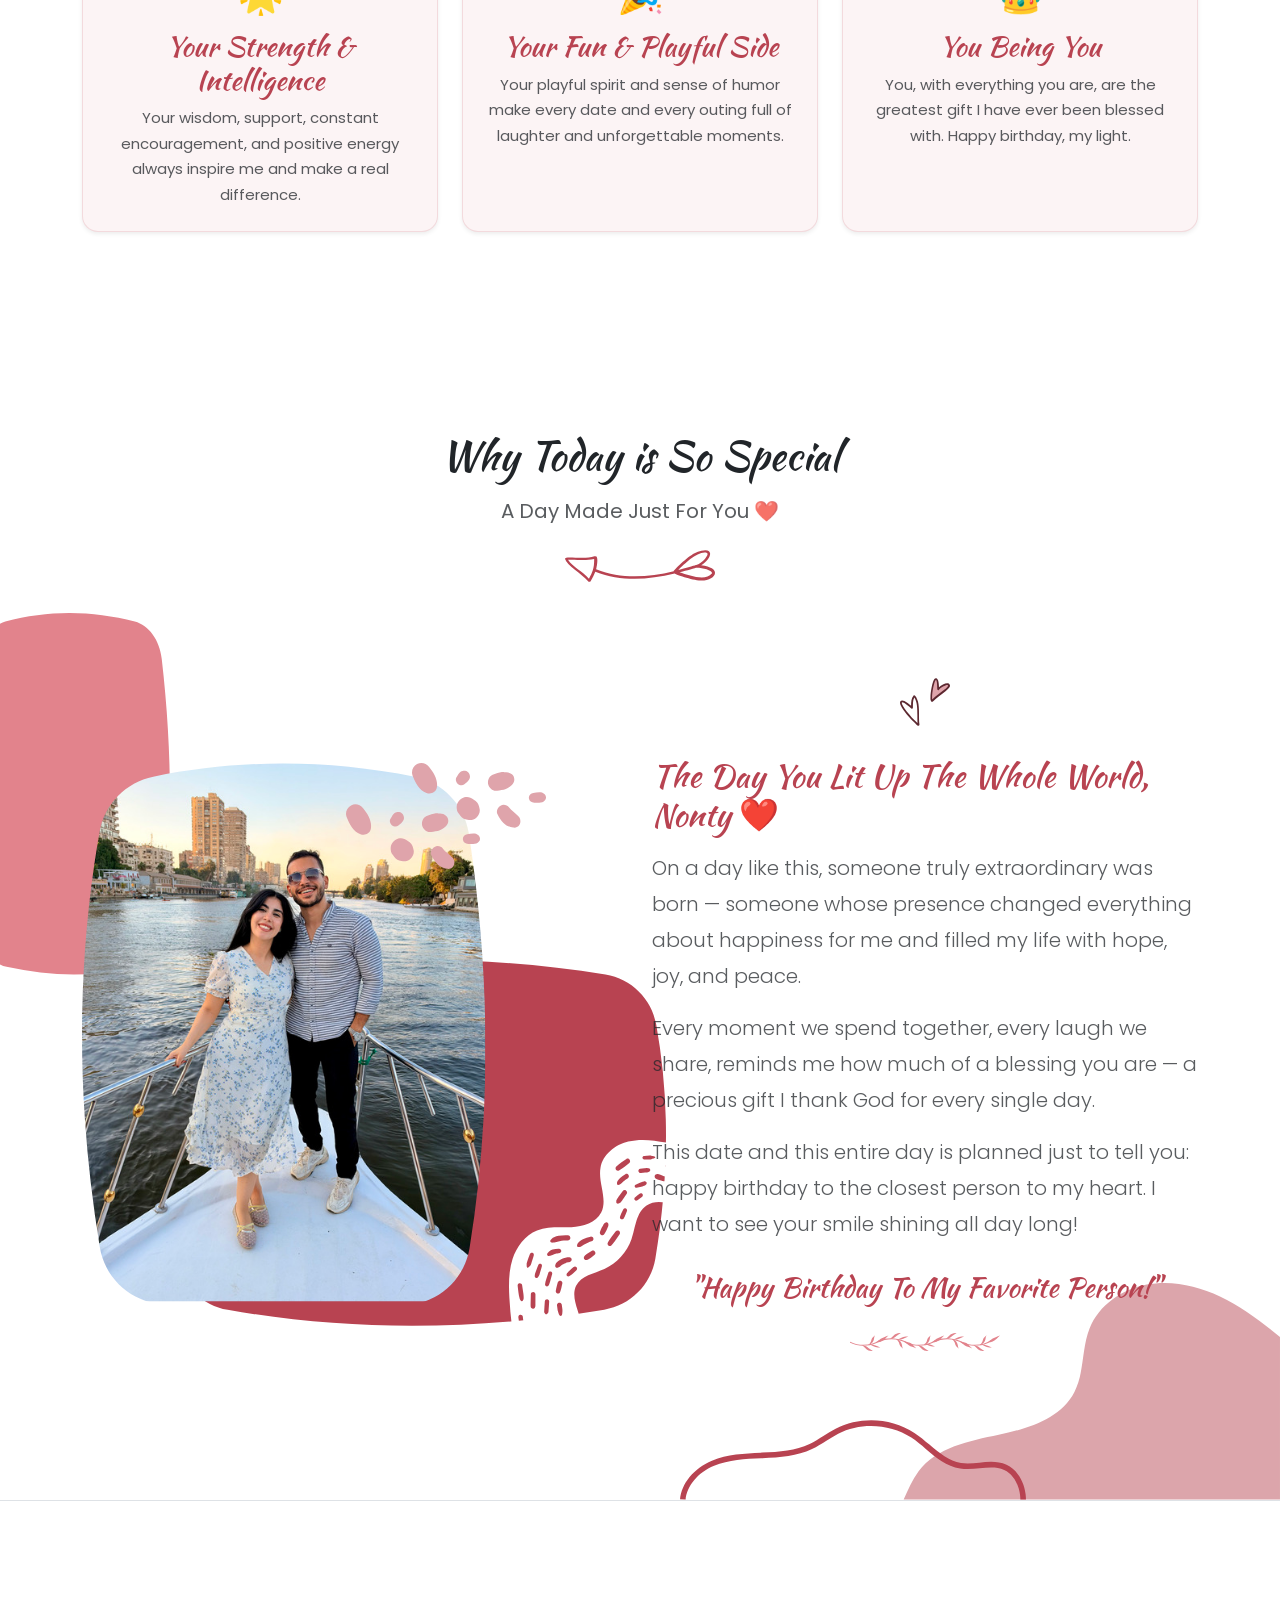
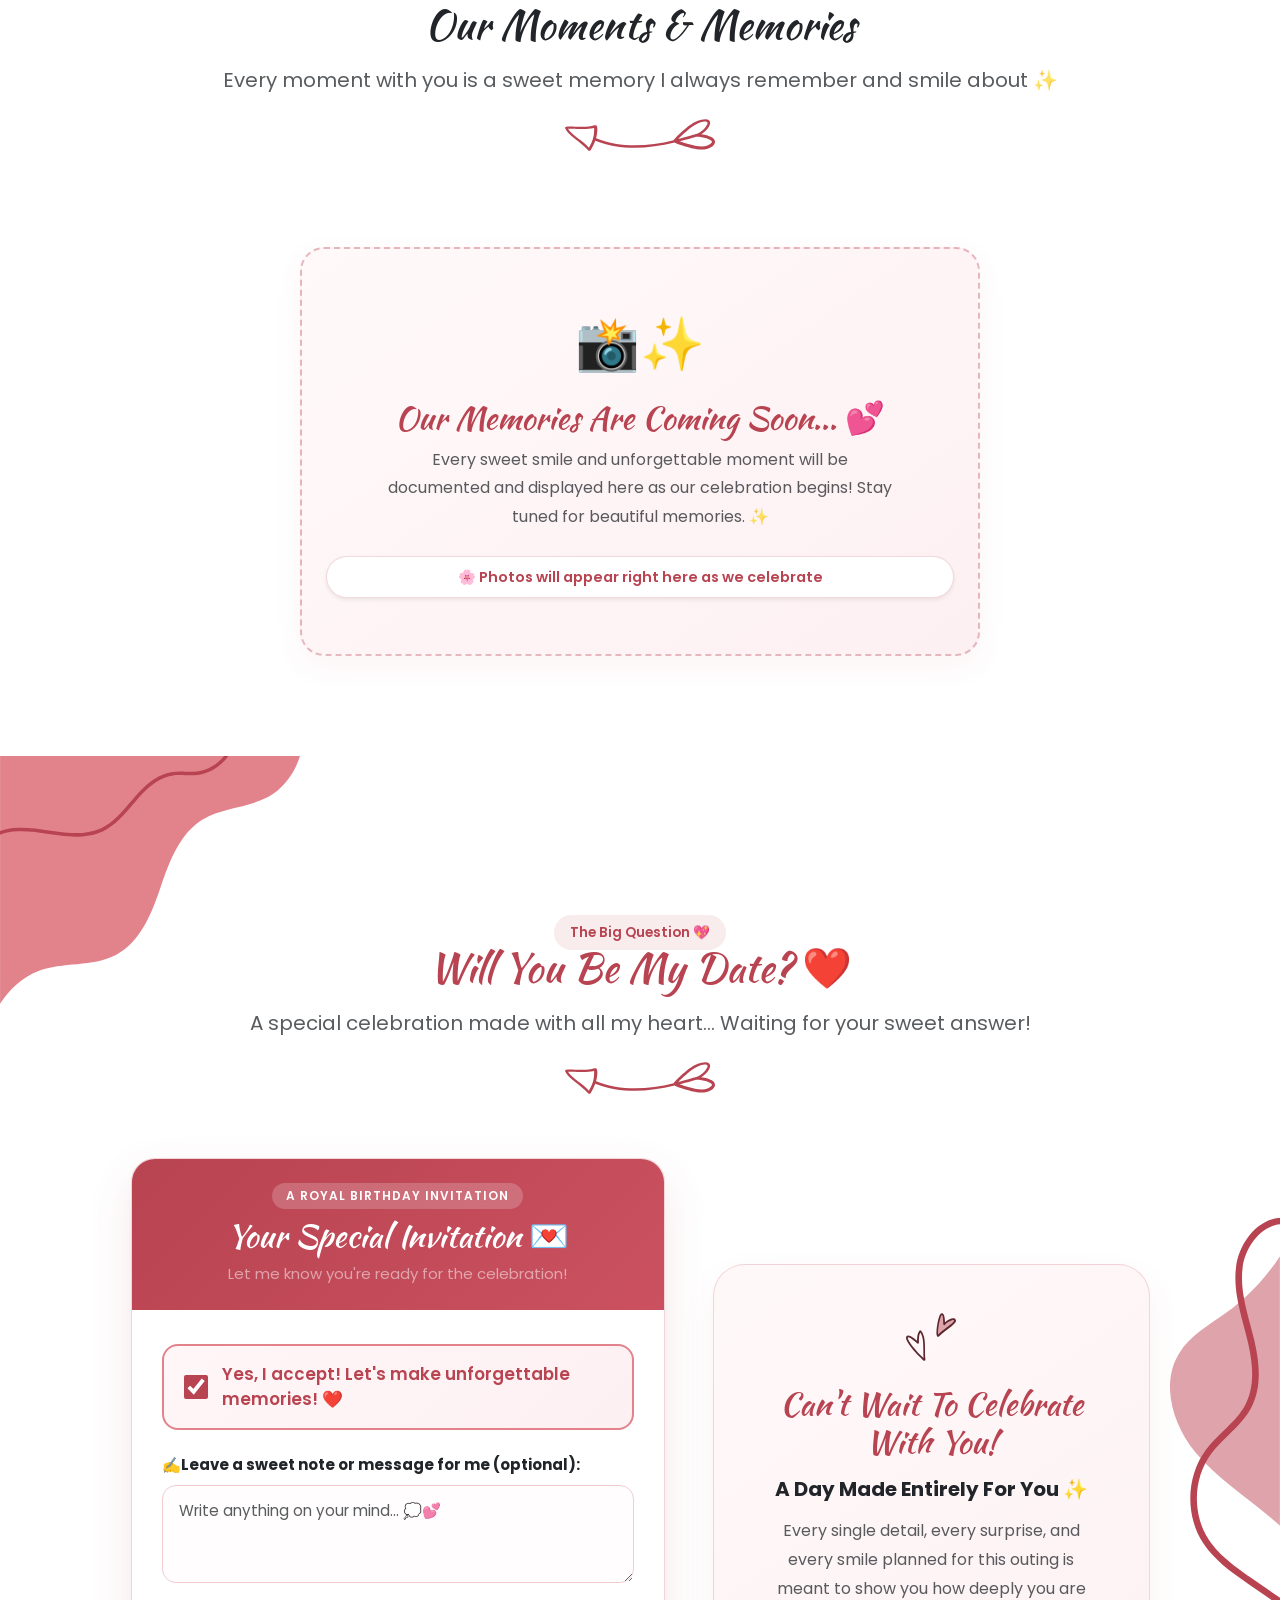
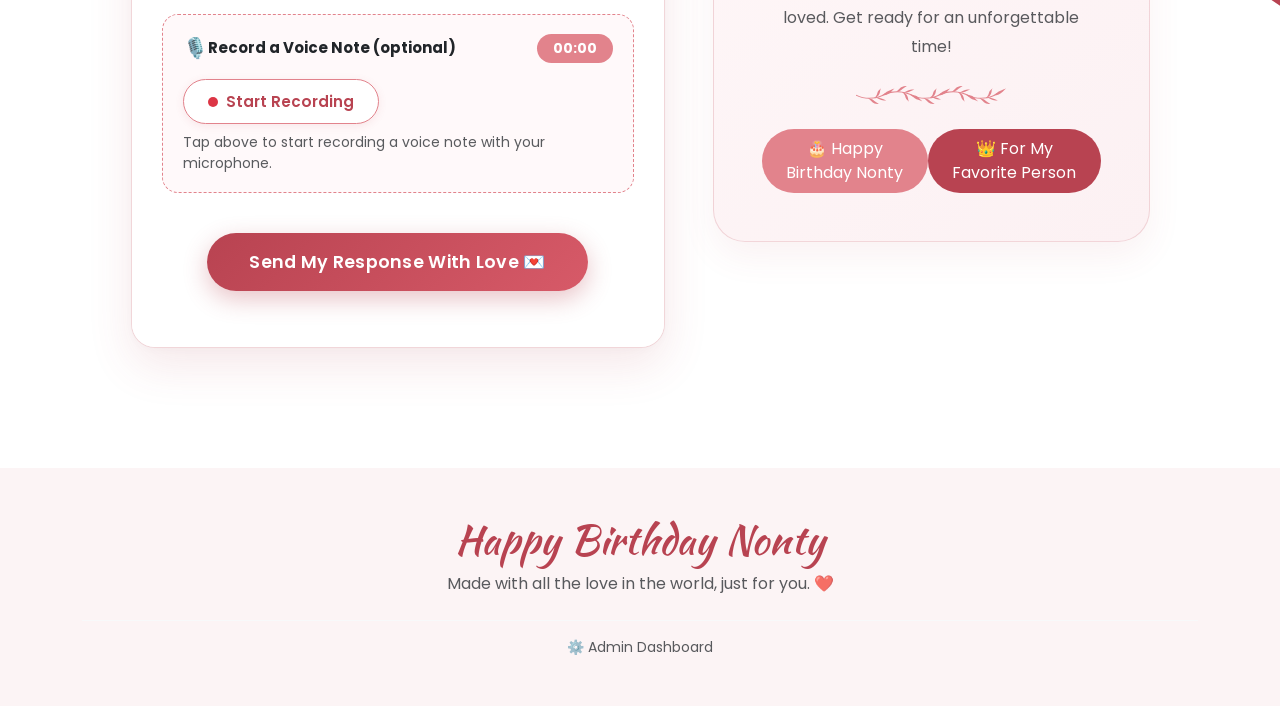
<file: _test_sizes.html>
<!doctype html>
<html lang="en" class="h-100 w-100">

<head>
    <title>Happy Birthday Nonty ❤️</title>

    <link rel="preload" href="css/style.min.css" as="style">
    <link rel="preload" href="js/script.min.js" as="script">

    <meta charset="utf-8">
    <meta name="viewport" content="width=device-width, initial-scale=1">

    <meta name="description" content="">
    <meta name="keywords" content="">

    <!-- Required CSS files -->
    <link href="css/style.min.css" rel="stylesheet">
    <link href="css/birthday-custom.css" rel="stylesheet">

    <!-- Favicon -->
    <link rel="icon" href="img/favicon-32x32.png" sizes="32x32" type="image/png">
    <link rel="icon" href="img/favicon-16x16.png" sizes="16x16" type="image/png">
    <link rel="icon" href="img/favicon.ico">
</head>

<body id="page-top" class="h-100 overflow-x-hidden w-100">

    <!-- Preloader Start -->
    <div class="preloader bg-white h-100 position-fixed w-100">
        <svg width="100px" height="100px" viewBox="0 0 100 100" y="0px" x="0px" class="position-absolute start-50 top-50 translate-middle">
            <g>
                <path class="anim-heart" d="M89.49,37.8c0,25.54-39.59,46.24-39.59,46.24S10.31,63.34,10.31,37.8c0-29.59,39.59-28.67,39.59,0C49.9,10.06,89.49,8.21,89.49,37.8 z" stroke-miterlimit="10" stroke-linejoin="round" stroke-linecap="round" stroke-width="3.5" stroke="#000000" fill="#DFA4AB"></path>
                <path class="anim-heart-sm" d="M89.63,70.9c-3.57,10.15-22.21,12.84-22.21,12.84s-12.84-13.77-9.26-23.92c4.14-11.76,19.75-5.86,15.74,5.54 C77.78,54.33,93.78,59.13,89.63,70.9z" stroke-miterlimit="10" stroke-linejoin="round" stroke-linecap="round" stroke-width="3.5" stroke="#000000" fill="#B84351"></path>
            </g>
        </svg>
    </div>
    <!-- Preloader End -->


    <!-- Header Start -->
    <header class="fixed-top">
        <nav class="navbar navbar-expand-lg p-0">
            <div class="container">
                <!-- Navbar brand (mobile) -->
                <div class="navbar-brand align-items-center d-flex d-lg-none me-0">
                    <img width="187" height="73" src="img/navbar-brand-mobile.png" alt="Logo">
                </div>

                <!-- Navbar toggler -->
                <button class="navbar-toggler bg-primary" type="button" data-bs-toggle="collapse" data-bs-target="#navbar" aria-controls="navbar" aria-expanded="false" aria-label="Toggle navigation">
                    <span class="navbar-toggler-icon"></span>
                </button>

                <!-- Navbar menu -->
                <div id="navbar" class="collapse navbar-collapse justify-content-lg-center">
                    <ul class="navbar-nav pt-3 pt-lg-0">
                        <li class="nav-item me-3">
                            <a class="nav-link page-scroll" href="#the-couple">About Nonty</a>
                        </li>
                        <li class="nav-item me-3">
                            <a class="nav-link page-scroll" href="#wedding-event">Our Plan</a>
                        </li>
                        <li class="nav-item">
                            <a class="nav-link page-scroll" href="#wedding-party">Things I Love</a>
                        </li>
                    </ul>

                    <!-- Navbar brand (desktop) -->
                    <div class="navbar-brand d-none d-lg-block mx-3 mx-xl-4 position-relative text-center">
                        <img width="180" height="123" src="img/navbar-brand.png" alt="Logo" class="mt-4 position-absolute start-0 top-0">
                    </div>

                    <ul class="navbar-nav">
                        <li class="nav-item me-3">
                            <a class="nav-link page-scroll" href="#proposed">Why Today</a>
                        </li>
                        <li class="nav-item me-3">
                            <a class="nav-link page-scroll" href="#photos">Memories</a>
                        </li>
                        <li class="nav-item">
                            <a class="nav-link page-scroll text-primary fw-bold" href="#rsvp">Accept Date ❤️</a>
                        </li>
                    </ul>
                </div>
                <!-- //.collapse -->
            </div>
            <!-- //.container -->
        </nav>
    </header>
    <!-- Header End -->


    <!-- Spacer -->
    <span class="spacer d-block w-100"></span>


    <!-- Section - Hero Start -->
    <section id="hero" class="bg-secondary-2">
        <div class="container">
            <div class="row align-items-center">
                <div class="col-lg-6 mb-5 mb-lg-0 position-relative text-center z-2">
                    <div class="border border-2 border-primary d-inline-block mb-4 px-4 py-2">
                        <h2 class="font-alt fs-1 m-0 text-primary">Happy Birthday Nonty</h2>
                    </div>
                    <!-- //.border -->

                    <h3 class="fs-1 font-alt mb-3">A Special Day For The Most Special Person</h3>
                    <p class="lead mb-4 text-body-secondary">A celebration of your smile, your kind heart, and the joy you bring into my life every single day.</p>
                    <a href="#wedding-event" class="btn mx-auto mb-4"><span>Our Plan</span></a>
                    <span class="divider divider-arrow"></span>
                </div>
                <!-- //.col-lg-6 -->

                <div class="col-lg-6 order-lg-first position-relative">
                    <div class="row justify-content-center justify-content-lg-start">
                        <div class="col-12 col-sm-10 col-md-8 col-lg-9">
                            <div class="position-relative z-2">
                                <svg width="100%" height="100%" viewBox="0 0 500 685" xmlns="http://www.w3.org/2000/svg" class="position-relative z-2">
                                    <defs>
                                        <clipPath id="clip-path-hero" clipPathUnits="userSpaceOnUse">
                                            <path d="M165.836,1644.64C94.328,1209.04 90.753,779.697 165.349,357.564C180.459,272.058 246.591,204.825 331.662,187.446C599.258,132.777 869.097,133.687 1141.07,187.523C1228.32,204.794 1295.77,274.608 1309.15,362.538C1375.85,800.802 1379.67,1230.03 1311.42,1648.91C1297.09,1736.89 1228.64,1806.34 1140.92,1822.2C881.395,1869.15 613.861,1865.59 339.554,1819.32C250.208,1804.25 180.513,1734.05 165.836,1644.64Z" transform="matrix(0.399961,0,0,0.399961,-44.3128,-58.0804)" />
                                        </clipPath>
                                    </defs>

                                    <foreignObject clip-path="url(#clip-path-hero)" width="100%" height="100%">
                                        <img src="images/the-couple-hero.jpg" alt="The Couple" class="anim-zoom">
                                    </foreignObject>
                                </svg>

                                <!-- SVG Image -->
                                <img src="img/shape-particle.svg" alt="" class="shape-particle end-0 position-absolute top-0 z-3">
                                <img src="img/shape-rect-the-couple-1.svg" alt="" class="shape-rect shape-rect-lg bottom-0 end-0 position-absolute z-1">
                            </div>
                            <!-- //.position-relative -->
                        </div>
                        <!-- //.col-12 -->
                    </div>
                    <!-- //.row -->

                    <!-- SVG Image -->
                    <img src="img/shape-rect-the-couple-3.svg" alt="" class="shape-rect d-md-none d-lg-block position-absolute start-0 top-0 z-1">
                </div>
                <!-- //.col-lg-6 -->
            </div>
            <!-- //.row -->
        </div>
        <!-- //.container -->

        <!-- SVG Image -->
        <img src="img/shape-wave-top-right.svg" alt="" class="shape-wave d-none d-lg-block end-0 position-absolute top-0 z-1">
        <img src="img/shape-wave-bottom-right-1.svg" alt="" class="shape-wave shape-wave-xl bottom-0 d-none d-lg-block end-0 position-absolute z-1">
    </section>
    <!-- Section - Hero End -->


    <!-- Section - The Couple Start -->
    <section id="the-couple">
        <div class="container position-relative z-2">
            <div class="row mb-5 pb-lg-5">
                <div class="col-12 position-relative text-center z-2">
                    <h2 class="font-alt fs-1 mb-3">The Birthday Girl & Her Favorite Person</h2>
                    <p class="fs-5 mb-4 text-body-secondary">Two hearts, countless smiles, and a lifetime of shared memories.</p>
                    <span class="divider divider-arrow"></span>
                </div>
                <!-- //.col-12 -->
            </div>
            <!-- //.row -->

            <div class="row align-items-center gx-xl-5 justify-content-center">
                <div class="col-10 col-md-8 col-lg-5 col-xl-3 mb-5 mb-xl-0 text-center">
                    <h3 class="font-alt">Nonty ❤️</h3>
                    <p class="text-body-secondary">The one with the sweetest heart and the most beautiful smile in the world. This day was made just for you to be happy from the bottom of your heart.</p>
                </div>
                <!-- //.col-10 -->

                <div class="col-10 col-md-8 col-xl-6 mb-5 mb-xl-0">
                    <div class="position-relative z-2">
                        <svg width="100%" height="100%" viewBox="0 0 624 456" xmlns="http://www.w3.org/2000/svg" class="position-relative z-2">
                            <defs>
                                <clipPath id="clip-path-the-couple" clipPathUnits="userSpaceOnUse">
                                    <path d="M122.297,1714.66C65.338,1367.69 62.491,1025.7 121.909,689.455C133.944,621.346 186.621,567.793 254.384,553.949C467.534,510.404 682.471,511.129 899.109,554.011C968.605,567.767 1022.33,623.377 1032.99,693.417C1086.12,1042.51 1089.16,1384.41 1034.8,1718.06C1023.38,1788.14 968.865,1843.46 898.991,1856.1C692.267,1893.49 479.166,1890.66 260.67,1853.8C189.503,1841.8 133.988,1785.88 122.297,1714.66Z" transform="matrix(2.80689e-17,-0.457937,0.4584,2.80405e-17,-239.087,491.927)" />
                                </clipPath>
                            </defs>

                            <foreignObject clip-path="url(#clip-path-the-couple)" width="100%" height="100%">
                                <img src="images/the-couple.jpg" alt="The Couple">
                            </foreignObject>
                        </svg>

                        <!-- SVG Image -->
                        <img src="img/shape-particle.svg" alt="" class="shape-particle d-none d-md-block position-absolute start-0 top-0 z-3">
                        <img src="img/shape-heart-balloon-mrs.svg" alt="" class="shape-heart-balloon mt-4 position-absolute start-0 top-50 translate-middle-y z-2">
                        <img src="img/shape-heart-balloon-mr.svg" alt="" class="shape-heart-balloon end-0 position-absolute top-50 translate-middle-y z-2">
                    </div>
                    <!-- //.position-relative -->
                </div>
                <!-- //.col-10 -->

                <div class="col-10 col-md-8 col-lg-5 col-xl-3 text-center">
                    <h3 class="font-alt">From Me With Love</h3>
                    <p class="text-body-secondary">Every year you are the secret of my happiness and the most precious person to my heart. I would do anything to always see your joy and your smile.</p>
                </div>
                <!-- //.col-10 -->
            </div>
            <!-- //.row -->
        </div>
        <!-- //.container -->

        <!-- SVG Image -->
        <img src="img/shape-wave-top-left-1.svg" alt="" class="shape-wave shape-wave-sm d-none d-lg-block mt-5 position-absolute start-0 top-0 z-1">
        <img src="img/shape-wave-bottom-right-2.svg" alt="" class="shape-wave bottom-0 d-none d-lg-block end-0 position-absolute z-1">
    </section>
    <!-- Section - The Couple End -->


    <!-- Section - Wedding Event Start -->
    <section id="wedding-event" class="bg-secondary-2">
        <div class="container position-relative z-2">
            <div class="row mb-5 pb-lg-5">
                <div class="col-12 position-relative text-center z-2">
                    <h2 class="font-alt fs-1 mb-3">Our 3-Stage Birthday Plan</h2>
                    <p class="fs-5 mb-4 text-body-secondary">Your birthday celebration plan, step by step ✨</p>
                    <span class="divider divider-arrow"></span>
                </div>
                <!-- //.col-12 -->
            </div>
            <!-- //.row -->

            <!-- Dynamic Stages Container -->
            <div class="row gx-lg-5 justify-content-center" id="stages-container">
                <!-- Rendered dynamically by birthday-app.js -->
            </div>
            <!-- //.row -->
        </div>
        <!-- //.container -->

        <!-- SVG Image -->
        <img src="img/shape-rect-middle-left.svg" alt="" class="shape-events shape-rect shape-rect-lg d-none d-lg-block position-absolute start-0 top-50 translate-middle z-1">
        <img src="img/shape-wave-bottom-right-3.svg" alt="" class="shape-wave shape-wave-lg bottom-0 d-none d-lg-block end-0 position-absolute z-1">
    </section>
    <!-- Section - Wedding Event End -->


    <!-- Section - Wedding Party Start -->
    <section id="wedding-party">
        <div class="container">
            <div class="row mb-5 pb-lg-5">
                <div class="col-12 position-relative text-center z-2">
                    <h2 class="font-alt fs-1 mb-3">Things I Adore About You</h2>
                    <p class="fs-5 mb-4 text-body-secondary">The most beautiful things I love about you, Nonty ❤️</p>
                    <span class="divider divider-arrow"></span>
                </div>
                <!-- //.col-12 -->
            </div>
            <!-- //.row -->

            <div class="row g-4 justify-content-center">
                <div class="col-12 col-md-6 col-lg-4">
                    <div class="card h-100 p-4 border-0 shadow-sm rounded-4 text-center bg-secondary-2" style="border: 1px solid rgba(184, 67, 81, 0.15) !important;">
                        <span style="font-size: 38px;">✨</span>
                        <h3 class="font-alt text-primary fs-3 mt-2 mb-2">Your Smile & Laugh</h3>
                        <p class="text-body-secondary fs-7 m-0" style="line-height: 1.7;">Your laugh lights up any room. The moment I see it, I forget everything — as if the whole world is smiling with you.</p>
                    </div>
                </div>

                <div class="col-12 col-md-6 col-lg-4">
                    <div class="card h-100 p-4 border-0 shadow-sm rounded-4 text-center bg-secondary-2" style="border: 1px solid rgba(184, 67, 81, 0.15) !important;">
                        <span style="font-size: 38px;">💖</span>
                        <h3 class="font-alt text-primary fs-3 mt-2 mb-2">Your Kind Heart</h3>
                        <p class="text-body-secondary fs-7 m-0" style="line-height: 1.7;">Your pure, gentle heart shows in every word you say, every way you care, and every little detail you notice.</p>
                    </div>
                </div>

                <div class="col-12 col-md-6 col-lg-4">
                    <div class="card h-100 p-4 border-0 shadow-sm rounded-4 text-center bg-secondary-2" style="border: 1px solid rgba(184, 67, 81, 0.15) !important;">
                        <span style="font-size: 38px;">🌸</span>
                        <h3 class="font-alt text-primary fs-3 mt-2 mb-2">Your Simplicity & Warmth</h3>
                        <p class="text-body-secondary fs-7 m-0" style="line-height: 1.7;">Your natural and beautiful spontaneity that makes every moment with you feel effortless, peaceful, and calm.</p>
                    </div>
                </div>

                <div class="col-12 col-md-6 col-lg-4">
                    <div class="card h-100 p-4 border-0 shadow-sm rounded-4 text-center bg-secondary-2" style="border: 1px solid rgba(184, 67, 81, 0.15) !important;">
                        <span style="font-size: 38px;">🌟</span>
                        <h3 class="font-alt text-primary fs-3 mt-2 mb-2">Your Strength & Intelligence</h3>
                        <p class="text-body-secondary fs-7 m-0" style="line-height: 1.7;">Your wisdom, support, constant encouragement, and positive energy always inspire me and make a real difference.</p>
                    </div>
                </div>

                <div class="col-12 col-md-6 col-lg-4">
                    <div class="card h-100 p-4 border-0 shadow-sm rounded-4 text-center bg-secondary-2" style="border: 1px solid rgba(184, 67, 81, 0.15) !important;">
                        <span style="font-size: 38px;">🎉</span>
                        <h3 class="font-alt text-primary fs-3 mt-2 mb-2">Your Fun & Playful Side</h3>
                        <p class="text-body-secondary fs-7 m-0" style="line-height: 1.7;">Your playful spirit and sense of humor make every date and every outing full of laughter and unforgettable moments.</p>
                    </div>
                </div>

                <div class="col-12 col-md-6 col-lg-4">
                    <div class="card h-100 p-4 border-0 shadow-sm rounded-4 text-center bg-secondary-2" style="border: 1px solid rgba(184, 67, 81, 0.15) !important;">
                        <span style="font-size: 38px;">👑</span>
                        <h3 class="font-alt text-primary fs-3 mt-2 mb-2">You Being You</h3>
                        <p class="text-body-secondary fs-7 m-0" style="line-height: 1.7;">You, with everything you are, are the greatest gift I have ever been blessed with. Happy birthday, my light.</p>
                    </div>
                </div>
            </div>
            <!-- //.row -->
        </div>
        <!-- //.container -->
    </section>
    <!-- Section - Wedding Party End -->


    <!-- Section - Love Story Start -->
    <section id="love-story" style="display: none;" class="bg-holder" data-bg-image="images/bg-love-story.jpg">
        <div class="container">
            <div class="row align-items-center justify-content-center justify-content-lg-start">
                <div class="col-12 col-sm-10 col-md-8 col-lg-6 col-xl-5">
                    <div id="carousel-love-story" class="carousel slide">
                        <div class="carousel-inner">
                            <div class="carousel-item active">
                                <div class="shape-rect-content-wrapper position-relative py-5 py-sm-0 rounded-5">
                                    <div class="shape-rect-content d-flex flex-column justify-content-center pb-5 pb-xl-0 px-4 px-sm-5 text-center">
                                        <h3 class="font-alt">First Meet Each Other</h3>
                                        <span class="divider divider-heart mb-4"></span>
                                        <p class="mb-xl-4 text-body-secondary">Loise and Wilson met the modern way: by swiping right on Tinder in 2023. Their first date was a bit of a disaster-it started pouring while they were enjoying their outdoor dinner, Wilson fell into a mud puddle, and they had to wait over an hour for a subway train. However, their second date went much better.</p>
                                        <span class="divider divider-floral d-none d-xl-block"></span>
                                    </div>
                                    <!-- //.shape-rect-content -->

                                    <!-- SVG Image -->
                                    <img src="img/shape-rect-content-wrapper.svg" alt="" class="d-none d-sm-block img-fluid">
                                </div>
                                <!-- //.shape-rect-content-wrapper -->
                            </div>
                            <!-- //.carousel-item -->

                            <div class="carousel-item">
                                <div class="shape-rect-content-wrapper position-relative py-5 py-sm-0 rounded-5">
                                    <div class="shape-rect-content d-flex flex-column justify-content-center pb-5 pb-xl-0 px-4 px-sm-5 text-center">
                                        <h3 class="font-alt">When We Go Out Together</h3>
                                        <span class="divider divider-heart mb-4"></span>
                                        <p class="mb-xl-4 text-body-secondary">Loise and Wilson met the modern way: by swiping right on Tinder in 2023. Their first date was a bit of a disaster-it started pouring while they were enjoying their outdoor dinner, Wilson fell into a mud puddle, and they had to wait over an hour for a subway train. However, their second date went much better.</p>
                                        <span class="divider divider-floral d-none d-xl-block"></span>
                                    </div>
                                    <!-- //.shape-rect-content -->

                                    <!-- SVG Image -->
                                    <img src="img/shape-rect-content-wrapper.svg" alt="" class="d-none d-sm-block img-fluid">
                                </div>
                                <!-- //.shape-rect-content-wrapper -->
                            </div>
                            <!-- //.carousel-item -->

                            <div class="carousel-item">
                                <div class="shape-rect-content-wrapper position-relative py-5 py-sm-0 rounded-5">
                                    <div class="shape-rect-content d-flex flex-column justify-content-center pb-5 pb-xl-0 px-4 px-sm-5 text-center">
                                        <h3 class="font-alt">Have a Lovely Time</h3>
                                        <span class="divider divider-heart mb-4"></span>
                                        <p class="mb-xl-4 text-body-secondary">Loise and Wilson met the modern way: by swiping right on Tinder in 2023. Their first date was a bit of a disaster-it started pouring while they were enjoying their outdoor dinner, Wilson fell into a mud puddle, and they had to wait over an hour for a subway train. However, their second date went much better.</p>
                                        <span class="divider divider-floral d-none d-xl-block"></span>
                                    </div>
                                    <!-- //.shape-rect-content -->

                                    <!-- SVG Image -->
                                    <img src="img/shape-rect-content-wrapper.svg" alt="" class="d-none d-sm-block img-fluid">
                                </div>
                                <!-- //.shape-rect-content-wrapper -->
                            </div>
                            <!-- //.carousel-item -->

                            <div class="carousel-item">
                                <div class="shape-rect-content-wrapper position-relative py-5 py-sm-0 rounded-5">
                                    <div class="shape-rect-content d-flex flex-column justify-content-center pb-5 pb-xl-0 px-4 px-sm-5 text-center">
                                        <h3 class="font-alt">We Fall in Love Each Other</h3>
                                        <span class="divider divider-heart mb-4"></span>
                                        <p class="mb-xl-4 text-body-secondary">Loise and Wilson met the modern way: by swiping right on Tinder in 2023. Their first date was a bit of a disaster-it started pouring while they were enjoying their outdoor dinner, Wilson fell into a mud puddle, and they had to wait over an hour for a subway train. However, their second date went much better.</p>
                                        <span class="divider divider-floral d-none d-xl-block"></span>
                                    </div>
                                    <!-- //.shape-rect-content -->

                                    <!-- SVG Image -->
                                    <img src="img/shape-rect-content-wrapper.svg" alt="" class="d-none d-sm-block img-fluid">
                                </div>
                                <!-- //.shape-rect-content-wrapper -->
                            </div>
                            <!-- //.carousel-item -->
                        </div>
                        <!-- //.carousel-inner -->

                        <div class="carousel-indicators align-items-center d-flex m-0 mx-auto">
                            <img src="img/carousel-indicator-wrapper.svg" alt="" class="img-fluid position-absolute start-0 top-0">
                        </div>
                        <!-- //.carousel-indicators -->
                    </div>
                    <!-- //.carousel -->
                </div>
                <!-- //.col-12 -->
            </div>
            <!-- //.row -->
        </div>
        <!-- //.container -->
    </section>
    <!-- Section - Love Story End -->


    <!-- Section - Proposed Start -->
    <section id="proposed">
        <div class="container">
            <div class="row mb-5 pb-lg-5">
                <div class="col-12 position-relative text-center z-2">
                    <h2 class="font-alt fs-1 mb-3">Why Today is So Special</h2>
                    <p class="fs-5 mb-4 text-body-secondary">A Day Made Just For You ❤️</p>
                    <span class="divider divider-arrow"></span>
                </div>
                <!-- //.col-12 -->
            </div>
            <!-- //.row -->

            <div class="row align-items-center">
                <div class="col-lg-6 position-relative mb-5 mb-lg-0">
                    <div class="row justify-content-center justify-content-lg-start">
                        <div class="col-12 col-sm-10 col-md-8 col-lg-9">
                            <div class="position-relative z-2">
                                <svg width="100%" height="100%" viewBox="0 0 500 685" xmlns="http://www.w3.org/2000/svg" class="position-relative z-2">
                                    <defs>
                                        <clipPath id="clip-path-proposed" clipPathUnits="userSpaceOnUse">
                                            <path d="M165.836,1644.64C94.328,1209.04 90.753,779.697 165.349,357.564C180.459,272.058 246.591,204.825 331.662,187.446C599.258,132.777 869.097,133.687 1141.07,187.523C1228.32,204.794 1295.77,274.608 1309.15,362.538C1375.85,800.802 1379.67,1230.03 1311.42,1648.91C1297.09,1736.89 1228.64,1806.34 1140.92,1822.2C881.395,1869.15 613.861,1865.59 339.554,1819.32C250.208,1804.25 180.513,1734.05 165.836,1644.64Z" transform="matrix(0.399961,0,0,0.399961,-44.3128,-58.0804)" />
                                        </clipPath>
                                    </defs>

                                    <foreignObject clip-path="url(#clip-path-proposed)" width="100%" height="100%">
                                        <img src="images/the-couple-proposed.jpg" alt="The Couple">
                                    </foreignObject>
                                </svg>

                                <!-- SVG Image -->
                                <img src="img/shape-particle.svg" alt="" class="shape-particle end-0 position-absolute top-0 z-3">
                                <img src="img/shape-rect-the-couple-2.svg" alt="" class="shape-rect shape-rect-lg bottom-0 end-0 position-absolute z-1">
                            </div>
                            <!-- //.position-relative -->
                        </div>
                        <!-- //.col-12 -->
                    </div>
                    <!-- //.row -->

                    <!-- SVG Image -->
                    <img src="img/shape-rect-the-couple-3.svg" alt="" class="shape-rect d-md-none d-lg-block position-absolute start-0 top-0 z-1">
                </div>
                <!-- //.col-lg-6 -->

                <div class="col-lg-6 position-relative text-center z-2">
                    <span class="divider divider-heart mb-4"></span>

                    <div class="lead mb-4 text-body-secondary text-center text-lg-start" style="line-height: 1.8;">
                        <h4 class="text-primary font-alt fs-2 mb-3">The Day You Lit Up The Whole World, Nonty ❤️</h4>
                        <p>On a day like this, someone truly extraordinary was born — someone whose presence changed everything about happiness for me and filled my life with hope, joy, and peace.</p>
                        <p>Every moment we spend together, every laugh we share, reminds me how much of a blessing you are — a precious gift I thank God for every single day.</p>
                        <p>This date and this entire day is planned just to tell you: happy birthday to the closest person to my heart. I want to see your smile shining all day long!</p>
                    </div>
                    <!-- //.lead -->

                    <p class="font-alt fs-3 mb-4 text-primary text-center">"Happy Birthday To My Favorite Person!"</p>
                    <span class="divider divider-floral mb-xl-5"></span>
                </div>
                <!-- //.col-lg-6 -->
            </div>
            <!-- //.row -->
        </div>
        <!-- //.container -->

        <!-- SVG Image -->
        <img src="img/shape-wave-bottom-right-1.svg" alt="" class="shape-wave shape-wave-xl bottom-0 d-none d-lg-block end-0 position-absolute z-1">
    </section>
    <!-- Section - Proposed End -->


    <!-- Section - Photos Start -->
    <section id="photos" class="border-top">
        <div class="container">
            <div class="row mb-5 pb-lg-5">
                <div class="col-12 position-relative text-center z-2">
                    <h2 class="font-alt fs-1 mb-3">Our Moments & Memories</h2>
                    <p class="fs-5 mb-4 text-body-secondary">Every moment with you is a sweet memory I always remember and smile about ✨</p>
                    <span class="divider divider-arrow"></span>
                </div>
                <!-- //.col-12 -->
            </div>
            <!-- //.row -->

            <!-- Dynamic Gallery Grid Container -->
            <div class="row gallery-grid" id="gallery-grid-container">
                <!-- Rendered dynamically by birthday-app.js -->
            </div>
            <!-- //.row -->
        </div>
        <!-- //.container -->
    </section>
    <!-- Section - Photos End -->


    


    <!-- Section - RSVP Start -->
    <section id="rsvp" class="position-relative">
        <div class="container position-relative z-2 pt-3 pt-lg-4">
            <div class="row mb-5 pb-lg-3">
                <div class="col-12 position-relative text-center z-2">
                    <span class="badge rounded-pill px-3 py-2 mb-2" style="background: rgba(184, 67, 81, 0.1); color: #B84351; font-weight: 600; font-size: 0.85rem;">The Big Question 💖</span>
                    <h2 class="font-alt fs-1 mb-3 text-primary">Will You Be My Date? ❤️</h2>
                    <p class="fs-5 mb-4 text-body-secondary">A special celebration made with all my heart... Waiting for your sweet answer!</p>
                    <span class="divider divider-arrow"></span>
                </div>
                <!-- //.col-12 -->
            </div>
            <!-- //.row -->

            <div class="row align-items-center gx-lg-5 justify-content-center">
                <!-- Left: RSVP Form Card -->
                <div class="col-sm-11 col-md-9 col-lg-7 col-xl-6 mb-5 mb-lg-0">
                    <div class="rsvp-card">
                        <!-- Top Banner -->
                        <div class="rsvp-card-header">
                            <span class="rsvp-header-badge">A Royal Birthday Invitation</span>
                            <h3 class="font-alt m-0 text-white fs-2">Your Special Invitation 💌</h3>
                            <p class="m-0 mt-2 text-white-50 fs-7">Let me know you're ready for the celebration!</p>
                        </div>

                        <!-- Success Alert Message (Shown on submit) -->
                        <div id="rsvp-success-alert" class="p-5 text-center d-none">
                            <div class="mb-3 rsvp-celebrate-emoji">🎉💖</div>
                            <h3 class="font-alt text-primary fs-2 mb-2">Thank You, Nonty!</h3>
                            <p class="fs-5 text-dark fw-bold mb-3">Your answer has been sent to me safely! ❤️</p>
                            <p class="text-body-secondary fs-6 mb-4" style="line-height: 1.7;">
                                I got your sweet message and voice note. The countdown is officially on, and every single moment of this birthday is going to be magical! ✨
                            </p>
                            <div class="d-inline-flex align-items-center gap-2 px-4 py-2 rounded-pill rsvp-pill-badge">
                                <span>🎂 Happy Birthday to My Favorite Person 👑</span>
                            </div>
                        </div>

                        <!-- Form -->
                        <form id="birthday-rsvp-form" class="rsvp-card-body">
                            <!-- 1. Accept Switch / Toggle Card -->
                            <div class="rsvp-choice-box mb-4">
                                <input class="form-check-input" type="checkbox" id="rsvp-accept-check" checked>
                                <label class="rsvp-choice-text" for="rsvp-accept-check">
                                    Yes, I accept! Let's make unforgettable memories! ❤️
                                </label>
                            </div>

                            <!-- 2. Text Note -->
                            <div class="mb-4 text-start">
                                <label for="rsvp-note" class="form-label fw-bold text-dark fs-7 d-flex align-items-center gap-2 mb-2">
                                    <span>✍️</span>
                                    <span>Leave a sweet note or message for me (optional):</span>
                                </label>
                                <textarea id="rsvp-note" class="rsvp-input" rows="3" placeholder="Write anything on your mind... 💭💕"></textarea>
                            </div>

                            <!-- 3. Voice Recorder -->
                            <div class="voice-recorder-box mb-4 text-start">
                                <div class="d-flex align-items-center justify-content-between mb-3">
                                    <div class="d-flex align-items-center gap-2">
                                        <span style="font-size: 1.25rem;">🎙️</span>
                                        <span class="fw-bold text-dark fs-7">Record a Voice Note (optional)</span>
                                    </div>
                                    <span id="record-timer" class="badge rounded-pill px-3 py-1 fs-8 fw-bold" style="background: #E2838C; color: #fff;">00:00</span>
                                </div>

                                <div class="d-flex flex-wrap align-items-center gap-2 mb-2">
                                    <!-- Record Button -->
                                    <button type="button" id="record-btn" class="voice-btn-record">
                                        <span class="rec-dot"></span>
                                        <span>Start Recording</span>
                                    </button>

                                    <!-- Stop Button -->
                                    <button type="button" id="stop-record-btn" class="voice-btn-stop d-none">
                                        <span>⏹️ Stop & Save</span>
                                    </button>
                                </div>
                                <div id="record-status" class="text-muted fs-8 mt-2">Tap above to start recording a voice note with your microphone.</div>

                                <!-- Audio Preview -->
                                <div id="audio-preview-container" class="mt-3 p-3 rounded-3 bg-white shadow-sm d-none" style="border: 1px solid #F0CCD1;">
                                    <div class="d-flex align-items-center justify-content-between mb-2">
                                        <span class="badge bg-success-subtle text-success border border-success-subtle px-2 py-1 rounded-pill fs-8">✓ Voice Note Ready</span>
                                        <button type="button" id="delete-record-btn" class="btn-link text-danger p-0 fs-8 text-decoration-none border-0 bg-transparent" style="cursor: pointer;">
                                            🗑️ Re-record
                                        </button>
                                    </div>
                                    <audio id="audio-preview" controls class="w-100"></audio>
                                </div>
                            </div>

                            <!-- 4. Submit Button -->
                            <div class="text-center pt-3 pb-2">
                                <button type="submit" class="rsvp-submit-btn">
                                    <span>Send My Response With Love 💌</span>
                                </button>
                            </div>
                        </form>
                    </div>
                    <!-- //.rsvp-card -->
                </div>
                <!-- //.col -->

                <!-- Right: Companion Card -->
                <div class="col-sm-11 col-md-9 col-lg-5 col-xl-5 text-center">
                    <div class="rsvp-side-card p-4 p-md-5 rounded-5 h-100 d-flex flex-column justify-content-center">
                        <span class="divider divider-heart mb-4"></span>
                        <h3 class="font-alt fs-2 text-primary mb-3">Can't Wait To Celebrate With You!</h3>
                        <h4 class="font-base fs-5 fw-bold text-dark mb-3">A Day Made Entirely For You ✨</h4>
                        <p class="text-body-secondary mb-4 fs-6" style="line-height: 1.8;">
                            Every single detail, every surprise, and every smile planned for this outing is meant to show you how deeply you are loved. Get ready for an unforgettable time!
                        </p>
                        <span class="divider divider-floral mb-4"></span>
                        <div class="d-flex flex-wrap justify-content-center gap-2">
                            <span class="badge rounded-pill px-3 py-2" style="background: #E2838C; color: white;">🎂 Happy Birthday Nonty</span>
                            <span class="badge rounded-pill px-3 py-2" style="background: #B84351; color: white;">👑 For My Favorite Person</span>
                        </div>
                    </div>
                </div>
                <!-- //.col -->
            </div>
            <!-- //.row -->
        </div>
        <!-- //.container -->

        <!-- SVG Image -->
        <img src="img/shape-wave-top-left-2.svg" alt="" class="shape-wave d-none d-lg-block position-absolute start-0 top-0 z-1">
        <img src="img/shape-wave-middle-right.svg" alt="" class="shape-wave shape-wave-xs d-none d-lg-block end-0 mb-5 position-absolute top-50 translate-middle-y z-1">
    </section>
    <!-- Section - RSVP End -->


    <!-- Footer Start -->
    <footer class="bg-secondary-2 py-5 section text-center">
        <div class="container">
            <h2 class="font-alt fs-1 mb-2 text-primary">Happy Birthday Nonty</h2>
            <p class="fs-6 text-body-secondary mb-4">Made with all the love in the world, just for you. ❤️</p>
            <div class="pt-3 border-top border-light d-flex justify-content-center align-items-center gap-3">
                <a href="admin.html" class="text-muted fs-8 text-decoration-none">
                    ⚙️ Admin Dashboard
                </a>
            </div>
        </div>
    </footer>
    <!-- Footer End -->


    <!-- Required JS files -->
    <script src="js/script.min.js"></script>
    <script src="js/birthday-app.js"></script>
<script type="module" src="https://static.cloudflareinsights.com/beacon.min.js/vce701823e78c4301a35b7e07294d87301792088814092" integrity="sha512-UKNk8GbxkABxKcXYuLkO16EleLGUkcvJWtpSNmExE0Too3ZaFAxTscNWEc1OdAv5/BikHawapSCaiD2XCmp+Bw==" data-cf-beacon='{"version":"2024.11.0","token":"1b48c3e7512f4f2ab2ec89154e3bef72","r":1,"spa":2}' crossorigin="anonymous"></script>

<script>
window.addEventListener('load', function() {
    const heroImg = document.querySelector('foreignObject img');
    if (heroImg) {
        const rect = heroImg.getBoundingClientRect();
        const cs = window.getComputedStyle(heroImg);
        console.log('HERO IMG naturalWidth:', heroImg.naturalWidth, 'naturalHeight:', heroImg.naturalHeight);
        console.log('HERO IMG rendered width:', rect.width, 'height:', rect.height);
        console.log('HERO IMG computed width:', cs.width, 'height:', cs.height, 'objectFit:', cs.objectFit);
    }
    const coupleImg = document.querySelectorAll('foreignObject img')[1];
    if (coupleImg) {
        const rect = coupleImg.getBoundingClientRect();
        const cs = window.getComputedStyle(coupleImg);
        console.log('COUPLE IMG naturalWidth:', coupleImg.naturalWidth, 'naturalHeight:', coupleImg.naturalHeight);
        console.log('COUPLE IMG rendered width:', rect.width, 'height:', rect.height);
    }
});
</script>
</body>

</html>
</file>
<file: css/birthday-custom.css>
/* =========================================================================
   Birthday App Custom Styles — Happy Birthday Nonty
   Overrides and enhancements for mystery countdowns, gallery empty state,
   and the RSVP response form.
   ========================================================================= */

/* 1. SECTION SCROLL OFFSETS & PADDING (Prevents fixed navbar overlapping headers) */
section,
.section,
#hero,
#the-couple,
#wedding-event,
#wedding-party,
#proposed,
#photos,
#rsvp {
    scroll-margin-top: 140px !important;
}

#wedding-event {
    padding-top: 130px !important;
    padding-bottom: 90px !important;
}

/* 2. STAGE CARDS & MYSTERY COUNTDOWN */
.stage-card-wrapper {
    position: relative;
    height: 100%;
}

.stage-content-overlay {
    position: absolute;
    top: 0;
    left: 0;
    width: 100%;
    height: 100%;
    display: flex !important;
    flex-direction: column !important;
    justify-content: space-between !important;
    text-align: center !important;
    padding: 1.75rem 1.25rem;
    z-index: 2;
}

@media (min-width: 576px) {
    .stage-content-overlay {
        padding: 2.25rem 1.5rem;
    }
}

.stage-lock-icon {
    font-size: 1.8rem;
    line-height: 1;
    display: inline-block;
    filter: drop-shadow(0 2px 4px rgba(184, 67, 81, 0.2));
}

.stage-countdown-box {
    background: linear-gradient(135deg, #FFF8F9 0%, #FDF0F2 100%);
    border: 1.5px solid rgba(184, 67, 81, 0.22);
    border-radius: 14px;
    padding: 8px 12px 10px 12px;
    margin: 8px auto 4px auto;
    max-width: 280px;
    box-shadow: 0 4px 14px rgba(184, 67, 81, 0.06);
}

.stage-countdown-title {
    font-size: 0.7rem;
    font-weight: 700;
    color: #B84351;
    text-transform: uppercase;
    letter-spacing: 0.8px;
    margin-bottom: 6px;
    display: flex;
    align-items: center;
    justify-content: center;
    gap: 4px;
}

.stage-countdown-timer {
    display: flex;
    align-items: center;
    justify-content: center;
    gap: 4px;
}

.stage-countdown-unit {
    background: #ffffff;
    border: 1px solid #F0CCD1;
    border-radius: 8px;
    padding: 3px 6px;
    min-width: 42px;
    text-align: center;
    box-shadow: 0 2px 5px rgba(184, 67, 81, 0.05);
}

.stage-countdown-unit .num {
    font-size: 1.15rem;
    font-weight: 700;
    color: #B84351;
    line-height: 1.1;
    font-family: 'Poppins', sans-serif;
    display: block;
}

.stage-countdown-unit .lbl {
    font-size: 0.55rem;
    text-transform: uppercase;
    letter-spacing: 0.5px;
    color: #8C535D;
    margin-top: 1px;
    display: block;
}

.stage-colon {
    font-size: 1.1rem;
    font-weight: 700;
    color: #B84351;
    opacity: 0.6;
    margin-bottom: 6px;
}

.stage-mystery-tag {
    font-size: 0.72rem;
    font-weight: 600;
    color: #856404;
    background-color: #fff3cd;
    border: 1px solid #ffeeba;
    border-radius: 50px;
    padding: 3px 14px;
    display: inline-block;
    margin-top: 6px;
    box-shadow: 0 2px 6px rgba(0, 0, 0, 0.04);
}


/* 3. GALLERY EMPTY STATE */
.gallery-empty-card {
    background: linear-gradient(145deg, #FFF9FA 0%, #FDF0F2 100%);
    border: 2px dashed rgba(184, 67, 81, 0.35);
    border-radius: 24px;
    padding: 3.5rem 1.5rem;
    box-shadow: 0 10px 30px rgba(184, 67, 81, 0.06);
    max-width: 680px;
    margin: 0 auto;
}

.empty-gallery-icon {
    font-size: 52px;
    display: inline-block;
    animation: gentlePulse 2s infinite ease-in-out;
}

@keyframes gentlePulse {
    0%, 100% { transform: scale(1); }
    50% { transform: scale(1.08); }
}


/* 4. RSVP FORM REDESIGN */
#rsvp {
    padding-top: 140px !important;
    padding-bottom: 120px !important;
}

.rsvp-card {
    background: #ffffff;
    border-radius: 24px;
    border: 1.5px solid rgba(223, 164, 171, 0.45);
    box-shadow: 0 18px 45px rgba(184, 67, 81, 0.12), 0 2px 10px rgba(0, 0, 0, 0.02);
    overflow: hidden;
    position: relative;
    z-index: 2;
}

.rsvp-card-header {
    background: linear-gradient(135deg, #B84351 0%, #CB5160 100%);
    padding: 24px 20px;
    color: #ffffff;
    text-align: center;
    position: relative;
}

.rsvp-header-badge {
    background: rgba(255, 255, 255, 0.2);
    color: #ffffff;
    font-size: 0.75rem;
    font-weight: 600;
    letter-spacing: 1px;
    text-transform: uppercase;
    padding: 4px 14px;
    border-radius: 50px;
    display: inline-block;
    margin-bottom: 8px;
    backdrop-filter: blur(4px);
}

.rsvp-card-body {
    background: #ffffff;
    padding: 24px 20px 40px 20px !important;
}

@media (min-width: 768px) {
    .rsvp-card-body {
        padding: 34px 30px 48px 30px !important;
    }
}

/* Choice Box */
.rsvp-choice-box {
    background: linear-gradient(135deg, #FFF6F7 0%, #FDF0F2 100%);
    border: 2px solid #E2838C;
    border-radius: 16px;
    padding: 16px 20px;
    display: flex;
    align-items: center;
    gap: 14px;
    cursor: pointer;
    transition: all 0.25s ease;
}

.rsvp-choice-box:hover {
    background: #FFEBEF;
    border-color: #B84351;
    transform: translateY(-1px);
    box-shadow: 0 4px 14px rgba(184, 67, 81, 0.12);
}

.rsvp-choice-box input[type="checkbox"] {
    width: 24px;
    height: 24px;
    accent-color: #B84351;
    cursor: pointer;
    flex-shrink: 0;
}

.rsvp-choice-text {
    color: #B84351;
    font-weight: 600;
    font-size: 1.05rem;
    margin: 0;
    cursor: pointer;
    user-select: none;
}

/* Inputs & Textarea */
.rsvp-input {
    border: 1.5px solid #F0CCD1 !important;
    background-color: #FFFDFD !important;
    border-radius: 14px !important;
    padding: 14px 16px !important;
    font-size: 0.95rem !important;
    color: #212529 !important;
    font-family: 'Poppins', sans-serif !important;
    transition: border-color 0.2s ease, box-shadow 0.2s ease !important;
    width: 100%;
}

.rsvp-input:focus {
    border-color: #B84351 !important;
    box-shadow: 0 0 0 4px rgba(184, 67, 81, 0.15) !important;
    background-color: #ffffff !important;
    outline: none !important;
}

/* Voice Recorder Box */
.voice-recorder-box {
    background: #FFF9FA;
    border: 1.5px dashed #E2838C;
    border-radius: 16px;
    padding: 18px 20px;
}

.voice-btn-record {
    display: inline-flex;
    align-items: center;
    justify-content: center;
    gap: 8px;
    background: #ffffff;
    background-image: none !important;
    border: 1.5px solid #E2838C;
    color: #B84351;
    border-radius: 50px;
    padding: 10px 24px;
    font-size: 0.95rem;
    font-weight: 600;
    font-family: 'Poppins', sans-serif;
    width: auto;
    height: auto;
    line-height: normal;
    cursor: pointer;
    transition: all 0.25s ease;
    box-shadow: 0 2px 8px rgba(184, 67, 81, 0.1);
}

.voice-btn-record.d-none {
    display: none !important;
}

.voice-btn-record:hover {
    background: #B84351;
    color: #ffffff;
    border-color: #B84351;
    box-shadow: 0 4px 14px rgba(184, 67, 81, 0.25);
    transform: translateY(-1px);
}

.voice-btn-stop {
    display: inline-flex;
    align-items: center;
    justify-content: center;
    gap: 8px;
    background: #dc3545;
    background-image: none !important;
    border: 1.5px solid #dc3545;
    color: #ffffff;
    border-radius: 50px;
    padding: 10px 24px;
    font-size: 0.95rem;
    font-weight: 600;
    font-family: 'Poppins', sans-serif;
    width: auto;
    height: auto;
    line-height: normal;
    cursor: pointer;
    transition: all 0.25s ease;
    animation: pulseRecording 1.4s infinite;
}

.voice-btn-stop.d-none {
    display: none !important;
}

.rec-dot {
    width: 10px;
    height: 10px;
    background: #dc3545;
    border-radius: 50%;
    display: inline-block;
    animation: pulseRecording 1s infinite;
}

@keyframes pulseRecording {
    0%, 100% { opacity: 1; transform: scale(1); }
    50% { opacity: 0.35; transform: scale(1.3); }
}

/* Submit Button */
.rsvp-submit-btn {
    background: linear-gradient(135deg, #B84351 0%, #D75A68 100%) !important;
    background-image: linear-gradient(135deg, #B84351 0%, #D75A68 100%) !important;
    color: #ffffff !important;
    border: none !important;
    border-radius: 50px !important;
    padding: 16px 42px !important;
    font-family: 'Poppins', sans-serif !important;
    font-size: 1.1rem !important;
    font-weight: 600 !important;
    letter-spacing: 0.3px !important;
    width: auto !important;
    min-width: 240px !important;
    height: auto !important;
    line-height: normal !important;
    box-shadow: 0 8px 24px rgba(184, 67, 81, 0.32) !important;
    cursor: pointer !important;
    transition: all 0.25s ease !important;
    display: inline-flex !important;
    align-items: center !important;
    justify-content: center !important;
    gap: 8px !important;
}

.rsvp-submit-btn:hover {
    background: linear-gradient(135deg, #A13845 0%, #C34B59 100%) !important;
    transform: translateY(-2px);
    box-shadow: 0 12px 28px rgba(184, 67, 81, 0.42) !important;
    color: #ffffff !important;
}

.rsvp-submit-btn:active {
    transform: translateY(0);
}

/* Success Card */
.rsvp-celebrate-emoji {
    font-size: 58px;
}

.rsvp-pill-badge {
    background: #FCF4F5;
    border: 1px solid #DFA4AB;
    color: #B84351;
    font-weight: 600;
}

/* Right Column Companion Card */
.rsvp-side-card {
    background: linear-gradient(145deg, #FFF8F9 0%, #FCF1F3 100%);
    border: 1.5px solid rgba(223, 164, 171, 0.4);
    box-shadow: 0 15px 35px rgba(184, 67, 81, 0.07);
}

/* =========================================================================
   5. ROMANTIC HEARTS ANIMATION SYSTEM
   ========================================================================= */

/* Ambient Floating Canvas */
.romantic-hearts-canvas {
    position: fixed;
    top: 0;
    left: 0;
    width: 100vw;
    height: 100vh;
    pointer-events: none !important;
    z-index: 25; /* Above section backgrounds, completely transparent to mouse/touch events */
    opacity: 0.85;
}

/* Heartbeat pulse for all heart dividers on the page */
.divider-heart {
    display: inline-block;
    animation: heartBeatGlow 2.6s infinite ease-in-out !important;
    transform-origin: center center;
    will-change: transform;
}

@keyframes heartBeatGlow {
    0%, 100% {
        transform: scale(1);
        filter: drop-shadow(0 0 0 rgba(184, 67, 81, 0));
    }
    12% {
        transform: scale(1.18);
        filter: drop-shadow(0 4px 12px rgba(184, 67, 81, 0.45));
    }
    24% {
        transform: scale(1.04);
        filter: drop-shadow(0 2px 6px rgba(184, 67, 81, 0.25));
    }
    36% {
        transform: scale(1.14);
        filter: drop-shadow(0 3px 10px rgba(184, 67, 81, 0.35));
    }
    60% {
        transform: scale(1);
        filter: drop-shadow(0 0 0 rgba(184, 67, 81, 0));
    }
}

/* Floating animation for balloon heart decorations */
.shape-heart-balloon {
    animation: floatingBalloon 4s ease-in-out infinite alternate !important;
    will-change: transform;
}

@keyframes floatingBalloon {
    0% {
        transform: translateY(-50%) rotate(-3deg);
    }
    50% {
        transform: translateY(calc(-50% - 16px)) rotate(4deg);
    }
    100% {
        transform: translateY(calc(-50% + 2px)) rotate(-2deg);
    }
}

/* Floating Love Button (Bottom Right) */
.floating-love-btn {
    position: fixed;
    bottom: 24px;
    right: 24px;
    z-index: 999;
    background: linear-gradient(135deg, #B84351 0%, #D75A68 50%, #E2838C 100%);
    color: #ffffff;
    border: none;
    border-radius: 50px;
    padding: 12px 22px;
    font-family: 'Poppins', sans-serif;
    font-size: 0.95rem;
    font-weight: 600;
    box-shadow: 0 8px 25px rgba(184, 67, 81, 0.38);
    cursor: pointer;
    display: inline-flex;
    align-items: center;
    gap: 8px;
    transition: all 0.3s cubic-bezier(0.34, 1.56, 0.64, 1);
    animation: floatLovePulse 3s infinite ease-in-out;
}

.floating-love-btn:hover {
    transform: translateY(-4px) scale(1.05);
    box-shadow: 0 12px 30px rgba(184, 67, 81, 0.5);
    color: #ffffff;
}

.floating-love-btn:active,
.floating-love-btn.pop-burst {
    transform: scale(0.92);
}

.floating-love-icon {
    font-size: 1.25rem;
    display: inline-block;
    animation: miniHeartBeat 1.4s infinite ease-in-out;
}

@keyframes miniHeartBeat {
    0%, 100% { transform: scale(1); }
    20% { transform: scale(1.25); }
    40% { transform: scale(1.05); }
    60% { transform: scale(1.2); }
}

@keyframes floatLovePulse {
    0%, 100% {
        transform: translateY(0);
        box-shadow: 0 8px 25px rgba(184, 67, 81, 0.38);
    }
    50% {
        transform: translateY(-6px);
        box-shadow: 0 14px 30px rgba(184, 67, 81, 0.48);
    }
}

/* Floating Romantic Toast */
.heart-love-toast {
    position: fixed;
    top: 165px;
    left: 50%;
    transform: translateX(-50%) translateY(-20px) scale(0.9);
    z-index: 1050;
    background: rgba(255, 255, 255, 0.96);
    backdrop-filter: blur(10px);
    -webkit-backdrop-filter: blur(10px);
    border: 1.5px solid rgba(184, 67, 81, 0.28);
    border-radius: 50px;
    padding: 12px 28px;
    color: #B84351;
    font-family: 'Poppins', sans-serif;
    font-size: 1rem;
    font-weight: 600;
    box-shadow: 0 12px 36px rgba(184, 67, 81, 0.22);
    display: flex;
    align-items: center;
    gap: 10px;
    opacity: 0;
    pointer-events: none;
    transition: all 0.4s cubic-bezier(0.34, 1.56, 0.64, 1);
}

.heart-love-toast.show {
    opacity: 1;
    transform: translateX(-50%) translateY(0) scale(1);
    pointer-events: auto;
}

.toast-heart-icon {
    font-size: 1.3rem;
    animation: miniHeartBeat 1s infinite;
}

@media (max-width: 991px) {
    .heart-love-toast {
        top: 85px !important;
    }
}

/* Responsive adjustment for Mobile */
@media (max-width: 576px) {
    .floating-love-btn {
        bottom: 18px;
        right: 18px;
        padding: 10px 16px;
        font-size: 0.85rem;
    }
    .heart-love-toast {
        width: 90%;
        max-width: 360px;
        padding: 10px 18px;
        font-size: 0.88rem;
    }
}

/* Floating Heart Badges around Hero Photo */
.hero-heart-badge {
    pointer-events: none;
    user-select: none;
    filter: drop-shadow(0 4px 12px rgba(184, 67, 81, 0.3));
    z-index: 4;
}
.hero-heart-badge-1 {
    top: -10px;
    right: 20px;
    font-size: 2.2rem;
    animation: heroHeartFloat1 4.2s ease-in-out infinite alternate;
}
.hero-heart-badge-2 {
    bottom: 30px;
    left: -15px;
    font-size: 1.9rem;
    animation: heroHeartFloat2 3.8s ease-in-out infinite alternate;
}
.hero-heart-badge-3 {
    top: 45%;
    right: -20px;
    font-size: 1.7rem;
    animation: heroHeartFloat3 4.6s ease-in-out infinite alternate;
}

@keyframes heroHeartFloat1 {
    0% { transform: translateY(0) rotate(-6deg) scale(1); }
    100% { transform: translateY(-16px) rotate(8deg) scale(1.12); }
}
@keyframes heroHeartFloat2 {
    0% { transform: translateY(0) rotate(5deg) scale(1); }
    100% { transform: translateY(-18px) rotate(-6deg) scale(1.15); }
}
@keyframes heroHeartFloat3 {
    0% { transform: translateY(0) rotate(-4deg) scale(0.95); }
    100% { transform: translateY(-14px) rotate(6deg) scale(1.1); }
}

/* =========================================================================
   6. BACKGROUND MUSIC PLAYER CONTROLLER
   ========================================================================= */

.music-player-widget {
    position: fixed;
    bottom: 24px;
    left: 24px;
    z-index: 999;
}

.music-toggle-btn {
    background: rgba(255, 255, 255, 0.94);
    backdrop-filter: blur(12px);
    -webkit-backdrop-filter: blur(12px);
    border: 1.5px solid rgba(184, 67, 81, 0.28);
    border-radius: 50px;
    padding: 10px 18px 10px 14px;
    color: #B84351;
    font-family: 'Poppins', sans-serif;
    font-size: 0.9rem;
    font-weight: 600;
    box-shadow: 0 8px 24px rgba(184, 67, 81, 0.16);
    cursor: pointer;
    display: inline-flex;
    align-items: center;
    gap: 10px;
    transition: all 0.3s cubic-bezier(0.34, 1.56, 0.64, 1);
}

.music-toggle-btn:hover {
    transform: translateY(-3px);
    background: #ffffff;
    box-shadow: 0 12px 28px rgba(184, 67, 81, 0.26);
    border-color: rgba(184, 67, 81, 0.45);
}

.music-toggle-btn:active {
    transform: scale(0.95);
}

/* Rotating Disc Icon */
.music-disc-icon {
    width: 30px;
    height: 30px;
    border-radius: 50%;
    background: linear-gradient(135deg, #B84351 0%, #D75A68 100%);
    display: inline-flex;
    align-items: center;
    justify-content: center;
    color: #ffffff;
    font-size: 0.85rem;
    box-shadow: 0 2px 8px rgba(184, 67, 81, 0.3);
    transition: transform 0.4s ease, background 0.3s ease;
}

.music-player-widget.is-playing .music-disc-icon {
    animation: spinDisc 3.5s linear infinite;
}

@keyframes spinDisc {
    0% { transform: rotate(0deg); }
    100% { transform: rotate(360deg); }
}

/* Dancing Equalizer Bars */
.music-wave-bars {
    display: inline-flex;
    align-items: flex-end;
    gap: 3px;
    height: 16px;
}

.music-wave-bars .bar {
    width: 3px;
    background-color: #B84351;
    border-radius: 3px;
    height: 4px;
    transition: height 0.2s ease, background-color 0.3s ease;
}

.music-player-widget.is-playing .bar-1 {
    animation: barDance 0.9s ease-in-out infinite alternate;
}
.music-player-widget.is-playing .bar-2 {
    animation: barDance 0.7s ease-in-out 0.2s infinite alternate;
}
.music-player-widget.is-playing .bar-3 {
    animation: barDance 1.1s ease-in-out 0.4s infinite alternate;
}
.music-player-widget.is-playing .bar-4 {
    animation: barDance 0.8s ease-in-out 0.1s infinite alternate;
}

@keyframes barDance {
    0% { height: 4px; }
    50% { height: 16px; }
    100% { height: 8px; }
}

/* Paused State */
.music-player-widget.is-paused .music-disc-icon {
    background: #e2e2e2;
    color: #777;
    box-shadow: none;
}

.music-player-widget.is-paused .bar {
    background-color: #bbb;
    height: 3px !important;
    animation: none !important;
}

.music-player-widget.is-paused .music-status-text {
    color: #888;
}

/* Autoplay Pending Pulse (Inviting first tap) */
.music-player-widget.pending-interaction .music-toggle-btn {
    animation: pulseInvite 2s infinite ease-in-out;
    border-color: #B84351;
}

@keyframes pulseInvite {
    0%, 100% {
        box-shadow: 0 0 0 0 rgba(184, 67, 81, 0.4);
    }
    50% {
        box-shadow: 0 0 0 10px rgba(184, 67, 81, 0);
    }
}

/* Responsive for Mobile */
@media (max-width: 576px) {
    .music-player-widget {
        bottom: 18px;
        left: 14px;
    }
    .music-toggle-btn {
        padding: 8px 14px 8px 10px;
        font-size: 0.82rem;
        gap: 7px;
    }
    .music-disc-icon {
        width: 26px;
        height: 26px;
        font-size: 0.75rem;
    }
    .music-wave-bars {
        height: 14px;
    }
}

/* =========================================================================
   10. SECRET SURPRISE LOVE LETTER SECTION
   ========================================================================= */

#secret-surprise {
    scroll-margin-top: 140px !important;
    padding: 100px 0 110px 0;
    background: radial-gradient(ellipse at 50% 15%, #FFF0F3 0%, #FCF4F5 60%, #F8E8EB 100%);
    overflow: hidden;
}

.secret-badge {
    background: rgba(184, 67, 81, 0.12);
    color: #B84351;
    font-weight: 700;
    font-size: 0.85rem;
    letter-spacing: 0.5px;
    border: 1px solid rgba(184, 67, 81, 0.25);
    box-shadow: 0 2px 8px rgba(184, 67, 81, 0.08);
}

/* ── The Sealed Envelope ── */
.secret-envelope-wrapper {
    perspective: 1200px;
    margin: 1.5rem auto 0 auto;
    max-width: 620px;
    transition: transform 0.6s cubic-bezier(0.16, 1, 0.3, 1), opacity 0.4s ease;
}

.secret-envelope {
    position: relative;
    width: 100%;
    min-height: 360px;
    background: linear-gradient(145deg, #FFF1F3 0%, #FADDE2 100%);
    border-radius: 24px;
    border: 2px solid rgba(212, 163, 115, 0.45);
    box-shadow: 0 20px 60px rgba(184, 67, 81, 0.18), inset 0 2px 4px rgba(255, 255, 255, 0.7);
    display: flex;
    flex-direction: column;
    align-items: center;
    justify-content: center;
    padding: 2.5rem 1.5rem;
    overflow: hidden;
    transition: all 0.4s ease;
}

.secret-envelope:hover {
    box-shadow: 0 25px 70px rgba(184, 67, 81, 0.24);
    transform: translateY(-3px);
}

/* Diagonal envelope fold lines */
.secret-envelope::before {
    content: '';
    position: absolute;
    top: 0;
    left: 0;
    width: 100%;
    height: 100%;
    background: 
        linear-gradient(to bottom right, transparent calc(50% - 1px), rgba(184, 67, 81, 0.1) 50%, transparent calc(50% + 1px)),
        linear-gradient(to bottom left, transparent calc(50% - 1px), rgba(184, 67, 81, 0.1) 50%, transparent calc(50% + 1px));
    pointer-events: none;
}

/* Golden Satin Ribbons */
.envelope-ribbon-h {
    position: absolute;
    top: 50%;
    left: 0;
    width: 100%;
    height: 18px;
    transform: translateY(-50%);
    background: linear-gradient(180deg, #F9D59B 0%, #E0A96D 50%, #C68B59 100%);
    box-shadow: 0 2px 8px rgba(198, 139, 89, 0.3);
    z-index: 1;
}

.envelope-ribbon-v {
    position: absolute;
    top: 0;
    left: 50%;
    width: 18px;
    height: 100%;
    transform: translateX(-50%);
    background: linear-gradient(90deg, #F9D59B 0%, #E0A96D 50%, #C68B59 100%);
    box-shadow: 2px 0 8px rgba(198, 139, 89, 0.3);
    z-index: 1;
}

/* 3D Ruby Wax Seal Button */
.secret-wax-seal {
    position: absolute;
    top: 50%;
    left: 50%;
    transform: translate(-50%, -50%);
    width: 78px;
    height: 78px;
    border-radius: 50%;
    background: radial-gradient(circle at 35% 35%, #E25B6C 0%, #B82838 55%, #7C131F 100%);
    border: none;
    outline: none;
    cursor: pointer;
    z-index: 5;
    box-shadow: 
        0 6px 20px rgba(124, 19, 31, 0.5),
        0 0 0 4px rgba(255, 215, 0, 0.35),
        inset 0 3px 6px rgba(255, 255, 255, 0.35),
        inset 0 -3px 6px rgba(0, 0, 0, 0.4);
    display: flex;
    align-items: center;
    justify-content: center;
    transition: transform 0.25s cubic-bezier(0.34, 1.56, 0.64, 1), box-shadow 0.25s ease;
    animation: sealAura 2.4s infinite ease-in-out;
}

.secret-wax-seal:hover {
    transform: translate(-50%, -50%) scale(1.12);
    box-shadow: 
        0 10px 28px rgba(124, 19, 31, 0.65),
        0 0 0 6px rgba(255, 215, 0, 0.55),
        inset 0 3px 6px rgba(255, 255, 255, 0.45);
}

.secret-wax-seal:active {
    transform: translate(-50%, -50%) scale(0.95);
}

.seal-inner-circle {
    width: 54px;
    height: 54px;
    border-radius: 50%;
    border: 1.5px dashed rgba(255, 223, 140, 0.7);
    display: flex;
    align-items: center;
    justify-content: center;
    background: radial-gradient(circle at 40% 40%, rgba(255, 255, 255, 0.15), transparent 70%);
}

.seal-heart {
    font-size: 1.7rem;
    color: #FFE6A7;
    filter: drop-shadow(0 2px 3px rgba(0, 0, 0, 0.45));
    line-height: 1;
}

@keyframes sealAura {
    0%, 100% {
        box-shadow: 
            0 6px 20px rgba(124, 19, 31, 0.5),
            0 0 0 4px rgba(255, 215, 0, 0.35),
            inset 0 3px 6px rgba(255, 255, 255, 0.35);
    }
    50% {
        box-shadow: 
            0 8px 30px rgba(124, 19, 31, 0.7),
            0 0 0 10px rgba(255, 215, 0, 0),
            inset 0 3px 6px rgba(255, 255, 255, 0.35);
    }
}

/* Front Envelope Label */
.envelope-front-label {
    position: absolute;
    bottom: 24px;
    left: 50%;
    transform: translateX(-50%);
    background: rgba(255, 255, 255, 0.92);
    backdrop-filter: blur(8px);
    border: 1px solid rgba(184, 67, 81, 0.2);
    border-radius: 50px;
    padding: 7px 22px;
    box-shadow: 0 4px 15px rgba(184, 67, 81, 0.08);
    display: flex;
    flex-direction: column;
    align-items: center;
    text-align: center;
    white-space: nowrap;
    z-index: 2;
}

.envelope-to-text {
    font-size: 0.7rem;
    font-weight: 700;
    text-transform: uppercase;
    letter-spacing: 0.8px;
    color: #999;
}

.envelope-name-text {
    font-family:"Kaushan Script",cursive !important;
    font-size: 1.05rem;
    font-weight: 700;
    color: #B84351;
}

/* ── Secret Surprise Buttons Reset & Modern Styling ── */
#secret-surprise button,
#secret-surprise .btn,
.secret-open-btn,
.secret-fold-btn,
#open-secret-letter-btn,
#letter-fold-btn {
    background-image: none !important;
    width: auto !important;
    min-width: unset !important;
    max-width: 100% !important;
    height: auto !important;
    min-height: unset !important;
    line-height: 1.5 !important;
    font-family: 'Poppins', -apple-system, BlinkMacSystemFont, "Segoe UI", Roboto, sans-serif !important;
    letter-spacing: 0.3px !important;
    text-align: center !important;
    display: inline-flex !important;
    align-items: center !important;
    justify-content: center !important;
    gap: 8px !important;
    box-sizing: border-box !important;
    vertical-align: middle !important;
    text-decoration: none !important;
}

/* 1. Open Button Below Envelope */
.secret-open-btn,
#open-secret-letter-btn {
    background: linear-gradient(135deg, #B84351 0%, #D44D5C 100%) !important;
    background-color: #B84351 !important;
    color: #ffffff !important;
    border: none !important;
    border-radius: 50px !important;
    padding: 14px 40px !important;
    font-weight: 700 !important;
    font-size: 1.05rem !important;
    box-shadow: 0 8px 24px rgba(184, 67, 81, 0.35) !important;
    transition: all 0.3s cubic-bezier(0.2, 0.8, 0.2, 1) !important;
    cursor: pointer !important;
}

.secret-open-btn span,
#open-secret-letter-btn span {
    font-family:"Kaushan Script",cursive !important;
    color: #ffffff !important;
    display: inline-block;
    white-space: nowrap;
}

.secret-open-btn:hover,
#open-secret-letter-btn:hover {
    transform: translateY(-2px);
    box-shadow: 0 12px 30px rgba(184, 67, 81, 0.45) !important;
    background: linear-gradient(135deg, #a03542 0%, #B84351 100%) !important;
    color: #ffffff !important;
}

/* 2. Fold Letter Back Button */
.secret-fold-btn,
#letter-fold-btn {
    background: #ffffff !important;
    background-color: #ffffff !important;
    color: #B84351 !important;
    border: 1.5px solid #E2838C !important;
    border-radius: 50px !important;
    padding: 12px 36px !important;
    font-weight: 600 !important;
    font-size: 0.95rem !important;
    box-shadow: 0 4px 14px rgba(184, 67, 81, 0.12) !important;
    transition: all 0.25s ease !important;
    cursor: pointer !important;
}

.secret-fold-btn span,
#letter-fold-btn span {
    color: #B84351 !important;
    display: inline-block;
    white-space: nowrap;
}

.secret-fold-btn:hover,
#letter-fold-btn:hover {
    background: #FFF0F2 !important;
    background-color: #FFF0F2 !important;
    color: #8E2B38 !important;
    border-color: #B84351 !important;
    transform: translateY(-2px);
    box-shadow: 0 8px 20px rgba(184, 67, 81, 0.2) !important;
}

.secret-fold-btn:hover span,
#letter-fold-btn:hover span {
    color: #8E2B38 !important;
}

.secret-hint-text {
    font-size: 0.84rem;
    color: #8a6d71;
    font-weight: 500;
}

/* ── The Unfolded Luxury Letter Card ── */
.secret-letter-card {
    position: relative;
    background: #FFFDFB;
    border: 2px solid #E8B4BA;
    border-radius: 26px;
    padding: 50px 42px;
    box-shadow: 0 25px 70px rgba(184, 67, 81, 0.16), 0 5px 20px rgba(0, 0, 0, 0.03);
    overflow: hidden;
    transition: opacity 0.6s ease, transform 0.6s cubic-bezier(0.16, 1, 0.3, 1);
}

.secret-letter-card::before {
    content: '';
    position: absolute;
    inset: 12px;
    border: 1px dashed rgba(212, 163, 115, 0.55);
    border-radius: 18px;
    pointer-events: none;
}

/* Scalloped Vintage Corner Ornaments */
.letter-corner {
    position: absolute;
    font-size: 1.6rem;
    color: rgba(184, 67, 81, 0.3);
    line-height: 1;
    pointer-events: none;
    user-select: none;
}

.corner-tl { top: 16px; left: 16px; }
.corner-tr { top: 16px; right: 16px; transform: scaleX(-1); }
.corner-bl { bottom: 16px; left: 16px; transform: scaleY(-1); }
.corner-br { bottom: 16px; right: 16px; transform: scale(-1); }

.letter-top-stamp {
    display: inline-block;
    background: rgba(184, 67, 81, 0.08);
    color: #B84351;
    font-size: 0.78rem;
    font-weight: 700;
    text-transform: uppercase;
    letter-spacing: 1px;
    padding: 5px 16px;
    border-radius: 50px;
    border: 1px solid rgba(184, 67, 81, 0.2);
}

.letter-lead-quote {
    font-size: 1.15rem;
    font-style: italic;
    font-weight: 600;
    color: #B84351;
    text-align: center;
    margin: 1.5rem auto 1.8rem auto;
    max-width: 580px;
    line-height: 1.7;
    padding: 0 15px;
}

.letter-body-content p {
    font-size: 1.05rem;
    color: #444;
    line-height: 1.85;
    margin-bottom: 1.25rem;
    text-align: justify;
}

/* Polaroid Photo Card */
.polaroid-wrapper {
    position: relative;
    max-width: 280px;
    background: #ffffff;
    padding: 12px 12px 18px 12px;
    border-radius: 8px;
    box-shadow: 0 10px 30px rgba(0, 0, 0, 0.12);
    transform: rotate(-2.5deg);
    transition: transform 0.3s ease;
}

.polaroid-wrapper:hover {
    transform: rotate(0deg) scale(1.03);
}

.polaroid-tape {
    position: absolute;
    top: -10px;
    left: 50%;
    transform: translateX(-50%);
    width: 90px;
    height: 24px;
    background: rgba(235, 203, 175, 0.7);
    border-radius: 2px;
    box-shadow: 0 2px 4px rgba(0, 0, 0, 0.08);
}

.polaroid-img-box {
    width: 100%;
    aspect-ratio: 1;
    overflow: hidden;
    border-radius: 4px;
    background: #fdf2f4;
}

.polaroid-img-box img {
    width: 100%;
    height: 100%;
    object-fit: cover;
}

.polaroid-caption {
    font-family: 'Playfair Display', Georgia, serif;
    font-style: italic;
    font-size: 0.92rem;
    color: #666;
    margin-top: 10px;
    font-weight: 600;
}

/* 3 Promises / Wishes Pills */
.letter-promise-pill {
    background: linear-gradient(135deg, #FFF9FA 0%, #FFF3F5 100%);
    border: 1px solid rgba(184, 67, 81, 0.18);
    border-radius: 16px;
    padding: 18px 16px;
    box-shadow: 0 4px 15px rgba(184, 67, 81, 0.05);
    transition: transform 0.25s ease, box-shadow 0.25s ease;
}

.letter-promise-pill:hover {
    transform: translateY(-3px);
    box-shadow: 0 8px 22px rgba(184, 67, 81, 0.1);
}

.promise-icon {
    font-size: 1.8rem;
    display: inline-block;
    margin-bottom: 6px;
}

/* Handwritten Signature */
.letter-signature {
    font-family: 'Playfair Display', Georgia, cursive, serif;
    font-size: 1.55rem;
    font-weight: 700;
    color: #B84351;
    display: inline-block;
    margin-top: 4px;
    letter-spacing: 0.5px;
}

/* Inner Letter Action Buttons */
.secret-celebrate-btn {
    background: linear-gradient(135deg, #B84351 0%, #D44D5C 100%);
    color: #fff !important;
    border: none;
    border-radius: 50px;
    padding: 11px 28px;
    font-weight: 700;
    box-shadow: 0 6px 18px rgba(184, 67, 81, 0.25);
    transition: all 0.25s ease;
}

.secret-celebrate-btn:hover {
    transform: translateY(-2px);
    box-shadow: 0 10px 24px rgba(184, 67, 81, 0.35);
}

/* ── The Voice Note Player Console (Replaces text) ── */
.voice-note-console {
    background: linear-gradient(135deg, #FFF9FA 0%, #FDF0F2 100%);
    border: 2px solid rgba(184, 67, 81, 0.2);
    border-radius: 22px;
    padding: 24px 22px;
    box-shadow: 0 10px 30px rgba(184, 67, 81, 0.08), inset 0 1px 3px rgba(255, 255, 255, 0.9);
    margin: 1.5rem auto 1.8rem auto;
    max-width: 620px;
}

.voice-disc-wrapper {
    position: relative;
    width: 68px;
    height: 68px;
    border-radius: 50%;
    background: radial-gradient(circle at 50% 50%, #2A2426 0%, #151112 70%);
    box-shadow: 0 4px 15px rgba(0, 0, 0, 0.25), 0 0 0 3px rgba(212, 163, 115, 0.5);
    display: flex;
    align-items: center;
    justify-content: center;
    flex-shrink: 0;
    transition: transform 0.3s ease;
}

.voice-disc-wrapper.is-spinning {
    animation: spinVoiceDisc 3.5s linear infinite;
}

@keyframes spinVoiceDisc {
    100% { transform: rotate(360deg); }
}

.voice-disc-heart {
    width: 24px;
    height: 24px;
    border-radius: 50%;
    background: linear-gradient(135deg, #B84351, #D44D5C);
    border: 1.5px solid #FFE4A0;
    display: flex;
    align-items: center;
    justify-content: center;
    font-size: 0.72rem;
    color: #fff;
}

/* Play/Pause Round Trigger */
.voice-play-trigger-btn {
    width: 58px;
    height: 58px;
    border-radius: 50%;
    background: linear-gradient(135deg, #B84351 0%, #D44D5C 100%);
    border: none;
    outline: none;
    cursor: pointer;
    box-shadow: 0 6px 18px rgba(184, 67, 81, 0.4), inset 0 2px 4px rgba(255, 255, 255, 0.35);
    display: flex;
    align-items: center;
    justify-content: center;
    color: #fff;
    font-size: 1.35rem;
    flex-shrink: 0;
    transition: transform 0.2s cubic-bezier(0.34, 1.56, 0.64, 1), box-shadow 0.2s ease;
}

.voice-play-trigger-btn:hover {
    transform: scale(1.08);
    box-shadow: 0 8px 24px rgba(184, 67, 81, 0.55);
}

.voice-play-trigger-btn:active {
    transform: scale(0.95);
}

/* Equalizer Visualizer Waves */
.voice-waves-container {
    display: flex;
    align-items: center;
    justify-content: center;
    gap: 3px;
    height: 36px;
    padding: 0 6px;
    flex-grow: 1;
}

.v-bar {
    width: 4px;
    background: linear-gradient(180deg, #D44D5C, #B84351);
    border-radius: 3px;
    height: 6px;
    transition: height 0.2s ease;
}

.voice-note-console.is-playing .v-bar {
    animation: voiceEqualizerBounce 0.8s ease-in-out infinite alternate;
}

.v-bar:nth-child(1) { animation-delay: 0.1s !important; height: 10px; }
.v-bar:nth-child(2) { animation-delay: 0.3s !important; height: 16px; }
.v-bar:nth-child(3) { animation-delay: 0.15s !important; height: 24px; }
.v-bar:nth-child(4) { animation-delay: 0.45s !important; height: 14px; }
.v-bar:nth-child(5) { animation-delay: 0.25s !important; height: 28px; }
.v-bar:nth-child(6) { animation-delay: 0.5s !important; height: 20px; }
.v-bar:nth-child(7) { animation-delay: 0.2s !important; height: 32px; }
.v-bar:nth-child(8) { animation-delay: 0.4s !important; height: 18px; }
.v-bar:nth-child(9) { animation-delay: 0.35s !important; height: 26px; }
.v-bar:nth-child(10) { animation-delay: 0.1s !important; height: 12px; }
.v-bar:nth-child(11) { animation-delay: 0.55s !important; height: 30px; }
.v-bar:nth-child(12) { animation-delay: 0.25s !important; height: 22px; }
.v-bar:nth-child(13) { animation-delay: 0.4s !important; height: 16px; }
.v-bar:nth-child(14) { animation-delay: 0.15s !important; height: 26px; }
.v-bar:nth-child(15) { animation-delay: 0.3s !important; height: 14px; }

@keyframes voiceEqualizerBounce {
    0% { height: 6px; }
    50% { height: 32px; }
    100% { height: 14px; }
}

/* Seek track & time */
.voice-track-bar {
    width: 100%;
    -webkit-appearance: none;
    appearance: none;
    height: 6px;
    background: #F0CCD1;
    border-radius: 10px;
    outline: none;
    cursor: pointer;
}

.voice-track-bar::-webkit-slider-thumb {
    -webkit-appearance: none;
    appearance: none;
    width: 15px;
    height: 15px;
    border-radius: 50%;
    background: #B84351;
    border: 2px solid #fff;
    box-shadow: 0 2px 6px rgba(184, 67, 81, 0.4);
    cursor: pointer;
}

.voice-time-text {
    font-family: monospace;
    font-size: 0.85rem;
    font-weight: 700;
    color: #B84351;
}

.voice-player-hint {
    font-size: 0.82rem;
    color: #888;
    text-align: center;
    margin-top: 8px;
}

@media (max-width: 576px) {
    #secret-surprise {
        padding: 70px 0 80px 0;
    }
    .secret-letter-card {
        padding: 34px 20px;
    }
    .secret-envelope {
        min-height: 310px;
        padding: 2rem 1rem;
    }
    .secret-wax-seal {
        width: 66px;
        height: 66px;
    }
    .seal-inner-circle {
        width: 46px;
        height: 46px;
    }
    .seal-heart {
        font-size: 1.4rem;
    }
    .letter-body-content p {
        font-size: 0.95rem;
        text-align: left;
    }
    .secret-open-btn,
    #open-secret-letter-btn {
        width: 100% !important;
        max-width: 330px !important;
        padding: 13px 20px !important;
        font-size: 0.96rem !important;
        white-space: normal !important;
    }
    .secret-fold-btn,
    #letter-fold-btn {
        width: 100% !important;
        max-width: 280px !important;
        padding: 11px 20px !important;
        font-size: 0.92rem !important;
        white-space: normal !important;
    }
}
</file>
<file: css/style.min.css>
@import"https://fonts.googleapis.com/css2?family=Kaushan+Script&family=Poppins:wght@400;600;700&display=swap";:root,[data-bs-theme=light]{--bs-blue: #0d6efd;--bs-indigo: #6610f2;--bs-purple: #6f42c1;--bs-pink: #d63384;--bs-red: #dc3545;--bs-orange: #fd7e14;--bs-yellow: #ffc107;--bs-green: #198754;--bs-teal: #20c997;--bs-cyan: #0dcaf0;--bs-black: #000;--bs-white: #fff;--bs-gray: #6c757d;--bs-gray-dark: #343a40;--bs-gray-100: #f8f9fa;--bs-gray-200: #e9ecef;--bs-gray-300: #dee2e6;--bs-gray-400: #ced4da;--bs-gray-500: #adb5bd;--bs-gray-600: #6c757d;--bs-gray-700: #495057;--bs-gray-800: #343a40;--bs-gray-900: #212529;--bs-primary: #B84351;--bs-secondary: #DFA4AB;--bs-success: #198754;--bs-info: #0dcaf0;--bs-warning: #ffc107;--bs-danger: #dc3545;--bs-light: #f8f9fa;--bs-dark: #212529;--bs-primary-2: #E2838C;--bs-secondary-2: #FCF4F5;--bs-primary-rgb: 184, 67, 81;--bs-secondary-rgb: 223, 164, 171;--bs-success-rgb: 25, 135, 84;--bs-info-rgb: 13, 202, 240;--bs-warning-rgb: 255, 193, 7;--bs-danger-rgb: 220, 53, 69;--bs-light-rgb: 248, 249, 250;--bs-dark-rgb: 33, 37, 41;--bs-primary-2-rgb: 226, 131, 140;--bs-secondary-2-rgb: 252, 244, 245;--bs-primary-text-emphasis: #52161e;--bs-secondary-text-emphasis: #58393e;--bs-success-text-emphasis: #0a3622;--bs-info-text-emphasis: #055160;--bs-warning-text-emphasis: #664d03;--bs-danger-text-emphasis: #58151c;--bs-light-text-emphasis: #495057;--bs-dark-text-emphasis: #495057;--bs-primary-bg-subtle: #f5dcde;--bs-secondary-bg-subtle: #faebed;--bs-success-bg-subtle: #d1e7dd;--bs-info-bg-subtle: #cff4fc;--bs-warning-bg-subtle: #fff3cd;--bs-danger-bg-subtle: #f8d7da;--bs-light-bg-subtle: #fcfcfd;--bs-dark-bg-subtle: #ced4da;--bs-primary-border-subtle: #e9b6bb;--bs-secondary-border-subtle: #f0ccd1;--bs-success-border-subtle: #a3cfbb;--bs-info-border-subtle: #9eeaf9;--bs-warning-border-subtle: #ffe69c;--bs-danger-border-subtle: #f1aeb5;--bs-light-border-subtle: #e9ecef;--bs-dark-border-subtle: #adb5bd;--bs-white-rgb: 255, 255, 255;--bs-black-rgb: 0, 0, 0;--bs-font-sans-serif: system-ui, -apple-system, "Segoe UI", Roboto, "Helvetica Neue", "Noto Sans", "Liberation Sans", Arial, sans-serif, "Apple Color Emoji", "Segoe UI Emoji", "Segoe UI Symbol", "Noto Color Emoji";--bs-font-monospace: SFMono-Regular, Menlo, Monaco, Consolas, "Liberation Mono", "Courier New", monospace;--bs-gradient: linear-gradient(180deg, rgba(255, 255, 255, 0.15), rgba(255, 255, 255, 0));--bs-body-font-family: "Poppins", sans-serif;--bs-body-font-size:1rem;--bs-body-font-weight: 400;--bs-body-line-height: 1.5;--bs-body-color: #212529;--bs-body-color-rgb: 33, 37, 41;--bs-body-bg: #fff;--bs-body-bg-rgb: 255, 255, 255;--bs-emphasis-color: #000;--bs-emphasis-color-rgb: 0, 0, 0;--bs-secondary-color: rgba(33, 37, 41, 0.75);--bs-secondary-color-rgb: 33, 37, 41;--bs-secondary-bg: #e9ecef;--bs-secondary-bg-rgb: 233, 236, 239;--bs-tertiary-color: rgba(33, 37, 41, 0.5);--bs-tertiary-color-rgb: 33, 37, 41;--bs-tertiary-bg: #f8f9fa;--bs-tertiary-bg-rgb: 248, 249, 250;--bs-heading-color: inherit;--bs-link-color: #B84351;--bs-link-color-rgb: 184, 67, 81;--bs-link-decoration: none;--bs-link-hover-color: #B84351;--bs-link-hover-color-rgb: 184, 67, 81;--bs-link-hover-decoration: underline;--bs-code-color: #d63384;--bs-highlight-color: #212529;--bs-highlight-bg: #fff3cd;--bs-border-width: 1px;--bs-border-style: solid;--bs-border-color: #dee2e6;--bs-border-color-translucent: rgba(0, 0, 0, 0.175);--bs-border-radius: 0.375rem;--bs-border-radius-sm: 0.25rem;--bs-border-radius-lg: 0.5rem;--bs-border-radius-xl: 1rem;--bs-border-radius-xxl: 2rem;--bs-border-radius-2xl: var(--bs-border-radius-xxl);--bs-border-radius-pill: 50rem;--bs-box-shadow: 0 0.5rem 1rem rgba(0, 0, 0, 0.15);--bs-box-shadow-sm: 0 0.125rem 0.25rem rgba(0, 0, 0, 0.075);--bs-box-shadow-lg: 0 1rem 3rem rgba(0, 0, 0, 0.175);--bs-box-shadow-inset: inset 0 1px 2px rgba(0, 0, 0, 0.075);--bs-focus-ring-width: 0.25rem;--bs-focus-ring-opacity: 0.25;--bs-focus-ring-color: rgba(184, 67, 81, 0.25);--bs-form-valid-color: #198754;--bs-form-valid-border-color: #198754;--bs-form-invalid-color: #dc3545;--bs-form-invalid-border-color: #dc3545}[data-bs-theme=dark]{color-scheme:dark;--bs-body-color: #dee2e6;--bs-body-color-rgb: 222, 226, 230;--bs-body-bg: #212529;--bs-body-bg-rgb: 33, 37, 41;--bs-emphasis-color: #fff;--bs-emphasis-color-rgb: 255, 255, 255;--bs-secondary-color: rgba(222, 226, 230, 0.75);--bs-secondary-color-rgb: 222, 226, 230;--bs-secondary-bg: #343a40;--bs-secondary-bg-rgb: 52, 58, 64;--bs-tertiary-color: rgba(222, 226, 230, 0.5);--bs-tertiary-color-rgb: 222, 226, 230;--bs-tertiary-bg: #2b3035;--bs-tertiary-bg-rgb: 43, 48, 53;--bs-primary-text-emphasis: #e3929b;--bs-secondary-text-emphasis: #ebd4d7;--bs-success-text-emphasis: #75b798;--bs-info-text-emphasis: #6edff6;--bs-warning-text-emphasis: #ffda6a;--bs-danger-text-emphasis: #ea868f;--bs-light-text-emphasis: #f8f9fa;--bs-dark-text-emphasis: #dee2e6;--bs-primary-bg-subtle: #2b1014;--bs-secondary-bg-subtle: #2d2123;--bs-success-bg-subtle: #051b11;--bs-info-bg-subtle: #032830;--bs-warning-bg-subtle: #332701;--bs-danger-bg-subtle: #2c0b0e;--bs-light-bg-subtle: #343a40;--bs-dark-bg-subtle: #1a1d20;--bs-primary-border-subtle: #6b272f;--bs-secondary-border-subtle: #82575c;--bs-success-border-subtle: #0f5132;--bs-info-border-subtle: #087990;--bs-warning-border-subtle: #997404;--bs-danger-border-subtle: #842029;--bs-light-border-subtle: #495057;--bs-dark-border-subtle: #343a40;--bs-heading-color: inherit;--bs-link-color: #e3929b;--bs-link-hover-color: #ecadb4;--bs-link-color-rgb: 227, 146, 155;--bs-link-hover-color-rgb: 236, 173, 180;--bs-code-color: #e685b5;--bs-highlight-color: #dee2e6;--bs-highlight-bg: #664d03;--bs-border-color: #495057;--bs-border-color-translucent: rgba(255, 255, 255, 0.15);--bs-form-valid-color: #75b798;--bs-form-valid-border-color: #75b798;--bs-form-invalid-color: #ea868f;--bs-form-invalid-border-color: #ea868f}*,*::before,*::after{box-sizing:border-box}@media(prefers-reduced-motion: no-preference){:root{scroll-behavior:smooth}}body{margin:0;font-family:var(--bs-body-font-family);font-size:var(--bs-body-font-size);font-weight:var(--bs-body-font-weight);line-height:var(--bs-body-line-height);color:var(--bs-body-color);text-align:var(--bs-body-text-align);background-color:var(--bs-body-bg);-webkit-text-size-adjust:100%;-webkit-tap-highlight-color:rgba(0,0,0,0)}hr{margin:1rem 0;color:inherit;border:0;border-top:var(--bs-border-width) solid;opacity:.25}h6,.h6,h5,.h5,h4,.h4,h3,.h3,h2,.h2,h1,.h1{margin-top:0;margin-bottom:.5rem;font-weight:500;line-height:1.2;color:var(--bs-heading-color)}h1,.h1{font-size:calc(1.375rem + 1.5vw)}@media(min-width: 1200px){h1,.h1{font-size:2.5rem}}h2,.h2{font-size:calc(1.325rem + 0.9vw)}@media(min-width: 1200px){h2,.h2{font-size:2rem}}h3,.h3{font-size:calc(1.3rem + 0.6vw)}@media(min-width: 1200px){h3,.h3{font-size:1.75rem}}h4,.h4{font-size:calc(1.275rem + 0.3vw)}@media(min-width: 1200px){h4,.h4{font-size:1.5rem}}h5,.h5{font-size:1.25rem}h6,.h6{font-size:1rem}p{margin-top:0;margin-bottom:1rem}abbr[title]{-webkit-text-decoration:underline dotted;text-decoration:underline dotted;cursor:help;-webkit-text-decoration-skip-ink:none;text-decoration-skip-ink:none}address{margin-bottom:1rem;font-style:normal;line-height:inherit}ol,ul{padding-left:2rem}ol,ul,dl{margin-top:0;margin-bottom:1rem}ol ol,ul ul,ol ul,ul ol{margin-bottom:0}dt{font-weight:700}dd{margin-bottom:.5rem;margin-left:0}blockquote{margin:0 0 1rem}b,strong{font-weight:bolder}small,.small{font-size:0.875em}mark,.mark{padding:.1875em;color:var(--bs-highlight-color);background-color:var(--bs-highlight-bg)}sub,sup{position:relative;font-size:0.75em;line-height:0;vertical-align:baseline}sub{bottom:-0.25em}sup{top:-0.5em}a{color:rgba(var(--bs-link-color-rgb), var(--bs-link-opacity, 1));text-decoration:none}a:hover{--bs-link-color-rgb: var(--bs-link-hover-color-rgb);text-decoration:underline}a:not([href]):not([class]),a:not([href]):not([class]):hover{color:inherit;text-decoration:none}pre,code,kbd,samp{font-family:var(--bs-font-monospace);font-size:1em}pre{display:block;margin-top:0;margin-bottom:1rem;overflow:auto;font-size:0.875em}pre code{font-size:inherit;color:inherit;word-break:normal}code{font-size:0.875em;color:var(--bs-code-color);word-wrap:break-word}a>code{color:inherit}kbd{padding:.1875rem .375rem;font-size:0.875em;color:var(--bs-body-bg);background-color:var(--bs-body-color);border-radius:.25rem}kbd kbd{padding:0;font-size:1em}figure{margin:0 0 1rem}img,svg{vertical-align:middle}table{caption-side:bottom;border-collapse:collapse}caption{padding-top:.5rem;padding-bottom:.5rem;color:var(--bs-secondary-color);text-align:left}th{text-align:inherit;text-align:-webkit-match-parent}thead,tbody,tfoot,tr,td,th{border-color:inherit;border-style:solid;border-width:0}label{display:inline-block}button{border-radius:0}button:focus:not(:focus-visible){outline:0}input,button,select,optgroup,textarea{margin:0;font-family:inherit;font-size:inherit;line-height:inherit}button,select{text-transform:none}[role=button]{cursor:pointer}select{word-wrap:normal}select:disabled{opacity:1}[list]:not([type=date]):not([type=datetime-local]):not([type=month]):not([type=week]):not([type=time])::-webkit-calendar-picker-indicator{display:none !important}button,[type=button],[type=reset],[type=submit]{-webkit-appearance:button}button:not(:disabled),[type=button]:not(:disabled),[type=reset]:not(:disabled),[type=submit]:not(:disabled){cursor:pointer}::-moz-focus-inner{padding:0;border-style:none}textarea{resize:vertical}fieldset{min-width:0;padding:0;margin:0;border:0}legend{float:left;width:100%;padding:0;margin-bottom:.5rem;font-size:calc(1.275rem + 0.3vw);line-height:inherit}@media(min-width: 1200px){legend{font-size:1.5rem}}legend+*{clear:left}::-webkit-datetime-edit-fields-wrapper,::-webkit-datetime-edit-text,::-webkit-datetime-edit-minute,::-webkit-datetime-edit-hour-field,::-webkit-datetime-edit-day-field,::-webkit-datetime-edit-month-field,::-webkit-datetime-edit-year-field{padding:0}::-webkit-inner-spin-button{height:auto}[type=search]{-webkit-appearance:textfield;outline-offset:-2px}::-webkit-search-decoration{-webkit-appearance:none}::-webkit-color-swatch-wrapper{padding:0}::file-selector-button{font:inherit;-webkit-appearance:button}output{display:inline-block}iframe{border:0}summary{display:list-item;cursor:pointer}progress{vertical-align:baseline}[hidden]{display:none !important}.lead{font-size:1.25rem;font-weight:300}.display-1{font-size:calc(1.625rem + 4.5vw);font-weight:300;line-height:1.2}@media(min-width: 1200px){.display-1{font-size:5rem}}.display-2{font-size:calc(1.575rem + 3.9vw);font-weight:300;line-height:1.2}@media(min-width: 1200px){.display-2{font-size:4.5rem}}.display-3{font-size:calc(1.525rem + 3.3vw);font-weight:300;line-height:1.2}@media(min-width: 1200px){.display-3{font-size:4rem}}.display-4{font-size:calc(1.475rem + 2.7vw);font-weight:300;line-height:1.2}@media(min-width: 1200px){.display-4{font-size:3.5rem}}.display-5{font-size:calc(1.425rem + 2.1vw);font-weight:300;line-height:1.2}@media(min-width: 1200px){.display-5{font-size:3rem}}.display-6{font-size:calc(1.375rem + 1.5vw);font-weight:300;line-height:1.2}@media(min-width: 1200px){.display-6{font-size:2.5rem}}.list-unstyled{padding-left:0;list-style:none}.list-inline{padding-left:0;list-style:none}.list-inline-item{display:inline-block}.list-inline-item:not(:last-child){margin-right:.5rem}.initialism{font-size:0.875em;text-transform:uppercase}.blockquote{margin-bottom:1rem;font-size:1.25rem}.blockquote>:last-child{margin-bottom:0}.blockquote-footer{margin-top:-1rem;margin-bottom:1rem;font-size:0.875em;color:#6c757d}.blockquote-footer::before{content:"— "}.img-fluid{max-width:100%;height:auto}.img-thumbnail{padding:.25rem;background-color:var(--bs-body-bg);border:var(--bs-border-width) solid var(--bs-border-color);border-radius:var(--bs-border-radius);max-width:100%;height:auto}.figure{display:inline-block}.figure-img{margin-bottom:.5rem;line-height:1}.figure-caption{font-size:0.875em;color:var(--bs-secondary-color)}.container,.container-fluid,.container-xxl,.container-xl,.container-lg,.container-md,.container-sm{--bs-gutter-x: 1.5rem;--bs-gutter-y: 0;width:100%;padding-right:calc(var(--bs-gutter-x)*.5);padding-left:calc(var(--bs-gutter-x)*.5);margin-right:auto;margin-left:auto}@media(min-width: 576px){.container-sm,.container{max-width:540px}}@media(min-width: 768px){.container-md,.container-sm,.container{max-width:720px}}@media(min-width: 992px){.container-lg,.container-md,.container-sm,.container{max-width:960px}}@media(min-width: 1200px){.container-xl,.container-lg,.container-md,.container-sm,.container{max-width:1140px}}@media(min-width: 1400px){.container-xxl,.container-xl,.container-lg,.container-md,.container-sm,.container{max-width:1320px}}:root{--bs-breakpoint-xs: 0;--bs-breakpoint-sm: 576px;--bs-breakpoint-md: 768px;--bs-breakpoint-lg: 992px;--bs-breakpoint-xl: 1200px;--bs-breakpoint-xxl: 1400px}.row{--bs-gutter-x: 1.5rem;--bs-gutter-y: 0;display:flex;flex-wrap:wrap;margin-top:calc(-1*var(--bs-gutter-y));margin-right:calc(-0.5*var(--bs-gutter-x));margin-left:calc(-0.5*var(--bs-gutter-x))}.row>*{flex-shrink:0;width:100%;max-width:100%;padding-right:calc(var(--bs-gutter-x)*.5);padding-left:calc(var(--bs-gutter-x)*.5);margin-top:var(--bs-gutter-y)}.col{flex:1 0 0%}.row-cols-auto>*{flex:0 0 auto;width:auto}.row-cols-1>*{flex:0 0 auto;width:100%}.row-cols-2>*{flex:0 0 auto;width:50%}.row-cols-3>*{flex:0 0 auto;width:33.33333333%}.row-cols-4>*{flex:0 0 auto;width:25%}.row-cols-5>*{flex:0 0 auto;width:20%}.row-cols-6>*{flex:0 0 auto;width:16.66666667%}.col-auto{flex:0 0 auto;width:auto}.col-1{flex:0 0 auto;width:8.33333333%}.col-2{flex:0 0 auto;width:16.66666667%}.col-3{flex:0 0 auto;width:25%}.col-4{flex:0 0 auto;width:33.33333333%}.col-5{flex:0 0 auto;width:41.66666667%}.col-6{flex:0 0 auto;width:50%}.col-7{flex:0 0 auto;width:58.33333333%}.col-8{flex:0 0 auto;width:66.66666667%}.col-9{flex:0 0 auto;width:75%}.col-10{flex:0 0 auto;width:83.33333333%}.col-11{flex:0 0 auto;width:91.66666667%}.col-12{flex:0 0 auto;width:100%}.offset-1{margin-left:8.33333333%}.offset-2{margin-left:16.66666667%}.offset-3{margin-left:25%}.offset-4{margin-left:33.33333333%}.offset-5{margin-left:41.66666667%}.offset-6{margin-left:50%}.offset-7{margin-left:58.33333333%}.offset-8{margin-left:66.66666667%}.offset-9{margin-left:75%}.offset-10{margin-left:83.33333333%}.offset-11{margin-left:91.66666667%}.g-0,.gx-0{--bs-gutter-x: 0}.g-0,.gy-0{--bs-gutter-y: 0}.g-1,.gx-1{--bs-gutter-x: 0.25rem}.g-1,.gy-1{--bs-gutter-y: 0.25rem}.g-2,.gx-2{--bs-gutter-x: 0.5rem}.g-2,.gy-2{--bs-gutter-y: 0.5rem}.g-3,.gx-3{--bs-gutter-x: 1rem}.g-3,.gy-3{--bs-gutter-y: 1rem}.g-4,.gx-4{--bs-gutter-x: 1.5rem}.g-4,.gy-4{--bs-gutter-y: 1.5rem}.g-5,.gx-5{--bs-gutter-x: 3rem}.g-5,.gy-5{--bs-gutter-y: 3rem}@media(min-width: 576px){.col-sm{flex:1 0 0%}.row-cols-sm-auto>*{flex:0 0 auto;width:auto}.row-cols-sm-1>*{flex:0 0 auto;width:100%}.row-cols-sm-2>*{flex:0 0 auto;width:50%}.row-cols-sm-3>*{flex:0 0 auto;width:33.33333333%}.row-cols-sm-4>*{flex:0 0 auto;width:25%}.row-cols-sm-5>*{flex:0 0 auto;width:20%}.row-cols-sm-6>*{flex:0 0 auto;width:16.66666667%}.col-sm-auto{flex:0 0 auto;width:auto}.col-sm-1{flex:0 0 auto;width:8.33333333%}.col-sm-2{flex:0 0 auto;width:16.66666667%}.col-sm-3{flex:0 0 auto;width:25%}.col-sm-4{flex:0 0 auto;width:33.33333333%}.col-sm-5{flex:0 0 auto;width:41.66666667%}.col-sm-6{flex:0 0 auto;width:50%}.col-sm-7{flex:0 0 auto;width:58.33333333%}.col-sm-8{flex:0 0 auto;width:66.66666667%}.col-sm-9{flex:0 0 auto;width:75%}.col-sm-10{flex:0 0 auto;width:83.33333333%}.col-sm-11{flex:0 0 auto;width:91.66666667%}.col-sm-12{flex:0 0 auto;width:100%}.offset-sm-0{margin-left:0}.offset-sm-1{margin-left:8.33333333%}.offset-sm-2{margin-left:16.66666667%}.offset-sm-3{margin-left:25%}.offset-sm-4{margin-left:33.33333333%}.offset-sm-5{margin-left:41.66666667%}.offset-sm-6{margin-left:50%}.offset-sm-7{margin-left:58.33333333%}.offset-sm-8{margin-left:66.66666667%}.offset-sm-9{margin-left:75%}.offset-sm-10{margin-left:83.33333333%}.offset-sm-11{margin-left:91.66666667%}.g-sm-0,.gx-sm-0{--bs-gutter-x: 0}.g-sm-0,.gy-sm-0{--bs-gutter-y: 0}.g-sm-1,.gx-sm-1{--bs-gutter-x: 0.25rem}.g-sm-1,.gy-sm-1{--bs-gutter-y: 0.25rem}.g-sm-2,.gx-sm-2{--bs-gutter-x: 0.5rem}.g-sm-2,.gy-sm-2{--bs-gutter-y: 0.5rem}.g-sm-3,.gx-sm-3{--bs-gutter-x: 1rem}.g-sm-3,.gy-sm-3{--bs-gutter-y: 1rem}.g-sm-4,.gx-sm-4{--bs-gutter-x: 1.5rem}.g-sm-4,.gy-sm-4{--bs-gutter-y: 1.5rem}.g-sm-5,.gx-sm-5{--bs-gutter-x: 3rem}.g-sm-5,.gy-sm-5{--bs-gutter-y: 3rem}}@media(min-width: 768px){.col-md{flex:1 0 0%}.row-cols-md-auto>*{flex:0 0 auto;width:auto}.row-cols-md-1>*{flex:0 0 auto;width:100%}.row-cols-md-2>*{flex:0 0 auto;width:50%}.row-cols-md-3>*{flex:0 0 auto;width:33.33333333%}.row-cols-md-4>*{flex:0 0 auto;width:25%}.row-cols-md-5>*{flex:0 0 auto;width:20%}.row-cols-md-6>*{flex:0 0 auto;width:16.66666667%}.col-md-auto{flex:0 0 auto;width:auto}.col-md-1{flex:0 0 auto;width:8.33333333%}.col-md-2{flex:0 0 auto;width:16.66666667%}.col-md-3{flex:0 0 auto;width:25%}.col-md-4{flex:0 0 auto;width:33.33333333%}.col-md-5{flex:0 0 auto;width:41.66666667%}.col-md-6{flex:0 0 auto;width:50%}.col-md-7{flex:0 0 auto;width:58.33333333%}.col-md-8{flex:0 0 auto;width:66.66666667%}.col-md-9{flex:0 0 auto;width:75%}.col-md-10{flex:0 0 auto;width:83.33333333%}.col-md-11{flex:0 0 auto;width:91.66666667%}.col-md-12{flex:0 0 auto;width:100%}.offset-md-0{margin-left:0}.offset-md-1{margin-left:8.33333333%}.offset-md-2{margin-left:16.66666667%}.offset-md-3{margin-left:25%}.offset-md-4{margin-left:33.33333333%}.offset-md-5{margin-left:41.66666667%}.offset-md-6{margin-left:50%}.offset-md-7{margin-left:58.33333333%}.offset-md-8{margin-left:66.66666667%}.offset-md-9{margin-left:75%}.offset-md-10{margin-left:83.33333333%}.offset-md-11{margin-left:91.66666667%}.g-md-0,.gx-md-0{--bs-gutter-x: 0}.g-md-0,.gy-md-0{--bs-gutter-y: 0}.g-md-1,.gx-md-1{--bs-gutter-x: 0.25rem}.g-md-1,.gy-md-1{--bs-gutter-y: 0.25rem}.g-md-2,.gx-md-2{--bs-gutter-x: 0.5rem}.g-md-2,.gy-md-2{--bs-gutter-y: 0.5rem}.g-md-3,.gx-md-3{--bs-gutter-x: 1rem}.g-md-3,.gy-md-3{--bs-gutter-y: 1rem}.g-md-4,.gx-md-4{--bs-gutter-x: 1.5rem}.g-md-4,.gy-md-4{--bs-gutter-y: 1.5rem}.g-md-5,.gx-md-5{--bs-gutter-x: 3rem}.g-md-5,.gy-md-5{--bs-gutter-y: 3rem}}@media(min-width: 992px){.col-lg{flex:1 0 0%}.row-cols-lg-auto>*{flex:0 0 auto;width:auto}.row-cols-lg-1>*{flex:0 0 auto;width:100%}.row-cols-lg-2>*{flex:0 0 auto;width:50%}.row-cols-lg-3>*{flex:0 0 auto;width:33.33333333%}.row-cols-lg-4>*{flex:0 0 auto;width:25%}.row-cols-lg-5>*{flex:0 0 auto;width:20%}.row-cols-lg-6>*{flex:0 0 auto;width:16.66666667%}.col-lg-auto{flex:0 0 auto;width:auto}.col-lg-1{flex:0 0 auto;width:8.33333333%}.col-lg-2{flex:0 0 auto;width:16.66666667%}.col-lg-3{flex:0 0 auto;width:25%}.col-lg-4{flex:0 0 auto;width:33.33333333%}.col-lg-5{flex:0 0 auto;width:41.66666667%}.col-lg-6{flex:0 0 auto;width:50%}.col-lg-7{flex:0 0 auto;width:58.33333333%}.col-lg-8{flex:0 0 auto;width:66.66666667%}.col-lg-9{flex:0 0 auto;width:75%}.col-lg-10{flex:0 0 auto;width:83.33333333%}.col-lg-11{flex:0 0 auto;width:91.66666667%}.col-lg-12{flex:0 0 auto;width:100%}.offset-lg-0{margin-left:0}.offset-lg-1{margin-left:8.33333333%}.offset-lg-2{margin-left:16.66666667%}.offset-lg-3{margin-left:25%}.offset-lg-4{margin-left:33.33333333%}.offset-lg-5{margin-left:41.66666667%}.offset-lg-6{margin-left:50%}.offset-lg-7{margin-left:58.33333333%}.offset-lg-8{margin-left:66.66666667%}.offset-lg-9{margin-left:75%}.offset-lg-10{margin-left:83.33333333%}.offset-lg-11{margin-left:91.66666667%}.g-lg-0,.gx-lg-0{--bs-gutter-x: 0}.g-lg-0,.gy-lg-0{--bs-gutter-y: 0}.g-lg-1,.gx-lg-1{--bs-gutter-x: 0.25rem}.g-lg-1,.gy-lg-1{--bs-gutter-y: 0.25rem}.g-lg-2,.gx-lg-2{--bs-gutter-x: 0.5rem}.g-lg-2,.gy-lg-2{--bs-gutter-y: 0.5rem}.g-lg-3,.gx-lg-3{--bs-gutter-x: 1rem}.g-lg-3,.gy-lg-3{--bs-gutter-y: 1rem}.g-lg-4,.gx-lg-4{--bs-gutter-x: 1.5rem}.g-lg-4,.gy-lg-4{--bs-gutter-y: 1.5rem}.g-lg-5,.gx-lg-5{--bs-gutter-x: 3rem}.g-lg-5,.gy-lg-5{--bs-gutter-y: 3rem}}@media(min-width: 1200px){.col-xl{flex:1 0 0%}.row-cols-xl-auto>*{flex:0 0 auto;width:auto}.row-cols-xl-1>*{flex:0 0 auto;width:100%}.row-cols-xl-2>*{flex:0 0 auto;width:50%}.row-cols-xl-3>*{flex:0 0 auto;width:33.33333333%}.row-cols-xl-4>*{flex:0 0 auto;width:25%}.row-cols-xl-5>*{flex:0 0 auto;width:20%}.row-cols-xl-6>*{flex:0 0 auto;width:16.66666667%}.col-xl-auto{flex:0 0 auto;width:auto}.col-xl-1{flex:0 0 auto;width:8.33333333%}.col-xl-2{flex:0 0 auto;width:16.66666667%}.col-xl-3{flex:0 0 auto;width:25%}.col-xl-4{flex:0 0 auto;width:33.33333333%}.col-xl-5{flex:0 0 auto;width:41.66666667%}.col-xl-6{flex:0 0 auto;width:50%}.col-xl-7{flex:0 0 auto;width:58.33333333%}.col-xl-8{flex:0 0 auto;width:66.66666667%}.col-xl-9{flex:0 0 auto;width:75%}.col-xl-10{flex:0 0 auto;width:83.33333333%}.col-xl-11{flex:0 0 auto;width:91.66666667%}.col-xl-12{flex:0 0 auto;width:100%}.offset-xl-0{margin-left:0}.offset-xl-1{margin-left:8.33333333%}.offset-xl-2{margin-left:16.66666667%}.offset-xl-3{margin-left:25%}.offset-xl-4{margin-left:33.33333333%}.offset-xl-5{margin-left:41.66666667%}.offset-xl-6{margin-left:50%}.offset-xl-7{margin-left:58.33333333%}.offset-xl-8{margin-left:66.66666667%}.offset-xl-9{margin-left:75%}.offset-xl-10{margin-left:83.33333333%}.offset-xl-11{margin-left:91.66666667%}.g-xl-0,.gx-xl-0{--bs-gutter-x: 0}.g-xl-0,.gy-xl-0{--bs-gutter-y: 0}.g-xl-1,.gx-xl-1{--bs-gutter-x: 0.25rem}.g-xl-1,.gy-xl-1{--bs-gutter-y: 0.25rem}.g-xl-2,.gx-xl-2{--bs-gutter-x: 0.5rem}.g-xl-2,.gy-xl-2{--bs-gutter-y: 0.5rem}.g-xl-3,.gx-xl-3{--bs-gutter-x: 1rem}.g-xl-3,.gy-xl-3{--bs-gutter-y: 1rem}.g-xl-4,.gx-xl-4{--bs-gutter-x: 1.5rem}.g-xl-4,.gy-xl-4{--bs-gutter-y: 1.5rem}.g-xl-5,.gx-xl-5{--bs-gutter-x: 3rem}.g-xl-5,.gy-xl-5{--bs-gutter-y: 3rem}}@media(min-width: 1400px){.col-xxl{flex:1 0 0%}.row-cols-xxl-auto>*{flex:0 0 auto;width:auto}.row-cols-xxl-1>*{flex:0 0 auto;width:100%}.row-cols-xxl-2>*{flex:0 0 auto;width:50%}.row-cols-xxl-3>*{flex:0 0 auto;width:33.33333333%}.row-cols-xxl-4>*{flex:0 0 auto;width:25%}.row-cols-xxl-5>*{flex:0 0 auto;width:20%}.row-cols-xxl-6>*{flex:0 0 auto;width:16.66666667%}.col-xxl-auto{flex:0 0 auto;width:auto}.col-xxl-1{flex:0 0 auto;width:8.33333333%}.col-xxl-2{flex:0 0 auto;width:16.66666667%}.col-xxl-3{flex:0 0 auto;width:25%}.col-xxl-4{flex:0 0 auto;width:33.33333333%}.col-xxl-5{flex:0 0 auto;width:41.66666667%}.col-xxl-6{flex:0 0 auto;width:50%}.col-xxl-7{flex:0 0 auto;width:58.33333333%}.col-xxl-8{flex:0 0 auto;width:66.66666667%}.col-xxl-9{flex:0 0 auto;width:75%}.col-xxl-10{flex:0 0 auto;width:83.33333333%}.col-xxl-11{flex:0 0 auto;width:91.66666667%}.col-xxl-12{flex:0 0 auto;width:100%}.offset-xxl-0{margin-left:0}.offset-xxl-1{margin-left:8.33333333%}.offset-xxl-2{margin-left:16.66666667%}.offset-xxl-3{margin-left:25%}.offset-xxl-4{margin-left:33.33333333%}.offset-xxl-5{margin-left:41.66666667%}.offset-xxl-6{margin-left:50%}.offset-xxl-7{margin-left:58.33333333%}.offset-xxl-8{margin-left:66.66666667%}.offset-xxl-9{margin-left:75%}.offset-xxl-10{margin-left:83.33333333%}.offset-xxl-11{margin-left:91.66666667%}.g-xxl-0,.gx-xxl-0{--bs-gutter-x: 0}.g-xxl-0,.gy-xxl-0{--bs-gutter-y: 0}.g-xxl-1,.gx-xxl-1{--bs-gutter-x: 0.25rem}.g-xxl-1,.gy-xxl-1{--bs-gutter-y: 0.25rem}.g-xxl-2,.gx-xxl-2{--bs-gutter-x: 0.5rem}.g-xxl-2,.gy-xxl-2{--bs-gutter-y: 0.5rem}.g-xxl-3,.gx-xxl-3{--bs-gutter-x: 1rem}.g-xxl-3,.gy-xxl-3{--bs-gutter-y: 1rem}.g-xxl-4,.gx-xxl-4{--bs-gutter-x: 1.5rem}.g-xxl-4,.gy-xxl-4{--bs-gutter-y: 1.5rem}.g-xxl-5,.gx-xxl-5{--bs-gutter-x: 3rem}.g-xxl-5,.gy-xxl-5{--bs-gutter-y: 3rem}}.navbar{--bs-navbar-padding-x: 0;--bs-navbar-padding-y: 0.5rem;--bs-navbar-color: rgba(var(--bs-emphasis-color-rgb), 0.65);--bs-navbar-hover-color: rgba(var(--bs-emphasis-color-rgb), 0.8);--bs-navbar-disabled-color: rgba(var(--bs-emphasis-color-rgb), 0.3);--bs-navbar-active-color: rgba(var(--bs-emphasis-color-rgb), 1);--bs-navbar-brand-padding-y: 0.3125rem;--bs-navbar-brand-margin-end: 1rem;--bs-navbar-brand-font-size: 1.25rem;--bs-navbar-brand-color: rgba(var(--bs-emphasis-color-rgb), 1);--bs-navbar-brand-hover-color: rgba(var(--bs-emphasis-color-rgb), 1);--bs-navbar-nav-link-padding-x: 0.5rem;--bs-navbar-toggler-padding-y: 0.25rem;--bs-navbar-toggler-padding-x: 0.75rem;--bs-navbar-toggler-font-size: 1.25rem;--bs-navbar-toggler-icon-bg: url("data:image/svg+xml,%3csvg xmlns='http://www.w3.org/2000/svg' viewBox='0 0 30 30'%3e%3cpath stroke='rgba%2833, 37, 41, 0.75%29' stroke-linecap='round' stroke-miterlimit='10' stroke-width='2' d='M4 7h22M4 15h22M4 23h22'/%3e%3c/svg%3e");--bs-navbar-toggler-border-color: rgba(var(--bs-emphasis-color-rgb), 0.15);--bs-navbar-toggler-border-radius: var(--bs-border-radius);--bs-navbar-toggler-focus-width: 0.25rem;--bs-navbar-toggler-transition: box-shadow 0.15s ease-in-out;position:relative;display:flex;flex-wrap:wrap;align-items:center;justify-content:space-between;padding:var(--bs-navbar-padding-y) var(--bs-navbar-padding-x)}.navbar>.container,.navbar>.container-fluid,.navbar>.container-sm,.navbar>.container-md,.navbar>.container-lg,.navbar>.container-xl,.navbar>.container-xxl{display:flex;flex-wrap:inherit;align-items:center;justify-content:space-between}.navbar-brand{padding-top:var(--bs-navbar-brand-padding-y);padding-bottom:var(--bs-navbar-brand-padding-y);margin-right:var(--bs-navbar-brand-margin-end);font-size:var(--bs-navbar-brand-font-size);color:var(--bs-navbar-brand-color);white-space:nowrap}.navbar-brand:hover,.navbar-brand:focus{color:var(--bs-navbar-brand-hover-color);text-decoration:none}.navbar-nav{--bs-nav-link-padding-x: 0;--bs-nav-link-padding-y: 0.5rem;--bs-nav-link-font-weight: ;--bs-nav-link-color: var(--bs-navbar-color);--bs-nav-link-hover-color: var(--bs-navbar-hover-color);--bs-nav-link-disabled-color: var(--bs-navbar-disabled-color);display:flex;flex-direction:column;padding-left:0;margin-bottom:0;list-style:none}.navbar-nav .nav-link.active,.navbar-nav .nav-link.show{color:var(--bs-navbar-active-color)}.navbar-nav .dropdown-menu{position:static}.navbar-text{padding-top:.5rem;padding-bottom:.5rem;color:var(--bs-navbar-color)}.navbar-text a,.navbar-text a:hover,.navbar-text a:focus{color:var(--bs-navbar-active-color)}.navbar-collapse{flex-basis:100%;flex-grow:1;align-items:center}.navbar-toggler{padding:var(--bs-navbar-toggler-padding-y) var(--bs-navbar-toggler-padding-x);font-size:var(--bs-navbar-toggler-font-size);line-height:1;color:var(--bs-navbar-color);background-color:rgba(0,0,0,0);border:var(--bs-border-width) solid var(--bs-navbar-toggler-border-color);border-radius:var(--bs-navbar-toggler-border-radius);transition:var(--bs-navbar-toggler-transition)}@media(prefers-reduced-motion: reduce){.navbar-toggler{transition:none}}.navbar-toggler:hover{text-decoration:none}.navbar-toggler:focus{text-decoration:none;outline:0;box-shadow:0 0 0 var(--bs-navbar-toggler-focus-width)}.navbar-toggler-icon{display:inline-block;width:1.5em;height:1.5em;vertical-align:middle;background-image:var(--bs-navbar-toggler-icon-bg);background-repeat:no-repeat;background-position:center;background-size:100%}.navbar-nav-scroll{max-height:var(--bs-scroll-height, 75vh);overflow-y:auto}@media(min-width: 576px){.navbar-expand-sm{flex-wrap:nowrap;justify-content:flex-start}.navbar-expand-sm .navbar-nav{flex-direction:row}.navbar-expand-sm .navbar-nav .dropdown-menu{position:absolute}.navbar-expand-sm .navbar-nav .nav-link{padding-right:var(--bs-navbar-nav-link-padding-x);padding-left:var(--bs-navbar-nav-link-padding-x)}.navbar-expand-sm .navbar-nav-scroll{overflow:visible}.navbar-expand-sm .navbar-collapse{display:flex !important;flex-basis:auto}.navbar-expand-sm .navbar-toggler{display:none}.navbar-expand-sm .offcanvas{position:static;z-index:auto;flex-grow:1;width:auto !important;height:auto !important;visibility:visible !important;background-color:rgba(0,0,0,0) !important;border:0 !important;transform:none !important;transition:none}.navbar-expand-sm .offcanvas .offcanvas-header{display:none}.navbar-expand-sm .offcanvas .offcanvas-body{display:flex;flex-grow:0;padding:0;overflow-y:visible}}@media(min-width: 768px){.navbar-expand-md{flex-wrap:nowrap;justify-content:flex-start}.navbar-expand-md .navbar-nav{flex-direction:row}.navbar-expand-md .navbar-nav .dropdown-menu{position:absolute}.navbar-expand-md .navbar-nav .nav-link{padding-right:var(--bs-navbar-nav-link-padding-x);padding-left:var(--bs-navbar-nav-link-padding-x)}.navbar-expand-md .navbar-nav-scroll{overflow:visible}.navbar-expand-md .navbar-collapse{display:flex !important;flex-basis:auto}.navbar-expand-md .navbar-toggler{display:none}.navbar-expand-md .offcanvas{position:static;z-index:auto;flex-grow:1;width:auto !important;height:auto !important;visibility:visible !important;background-color:rgba(0,0,0,0) !important;border:0 !important;transform:none !important;transition:none}.navbar-expand-md .offcanvas .offcanvas-header{display:none}.navbar-expand-md .offcanvas .offcanvas-body{display:flex;flex-grow:0;padding:0;overflow-y:visible}}@media(min-width: 992px){.navbar-expand-lg{flex-wrap:nowrap;justify-content:flex-start}.navbar-expand-lg .navbar-nav{flex-direction:row}.navbar-expand-lg .navbar-nav .dropdown-menu{position:absolute}.navbar-expand-lg .navbar-nav .nav-link{padding-right:var(--bs-navbar-nav-link-padding-x);padding-left:var(--bs-navbar-nav-link-padding-x)}.navbar-expand-lg .navbar-nav-scroll{overflow:visible}.navbar-expand-lg .navbar-collapse{display:flex !important;flex-basis:auto}.navbar-expand-lg .navbar-toggler{display:none}.navbar-expand-lg .offcanvas{position:static;z-index:auto;flex-grow:1;width:auto !important;height:auto !important;visibility:visible !important;background-color:rgba(0,0,0,0) !important;border:0 !important;transform:none !important;transition:none}.navbar-expand-lg .offcanvas .offcanvas-header{display:none}.navbar-expand-lg .offcanvas .offcanvas-body{display:flex;flex-grow:0;padding:0;overflow-y:visible}}@media(min-width: 1200px){.navbar-expand-xl{flex-wrap:nowrap;justify-content:flex-start}.navbar-expand-xl .navbar-nav{flex-direction:row}.navbar-expand-xl .navbar-nav .dropdown-menu{position:absolute}.navbar-expand-xl .navbar-nav .nav-link{padding-right:var(--bs-navbar-nav-link-padding-x);padding-left:var(--bs-navbar-nav-link-padding-x)}.navbar-expand-xl .navbar-nav-scroll{overflow:visible}.navbar-expand-xl .navbar-collapse{display:flex !important;flex-basis:auto}.navbar-expand-xl .navbar-toggler{display:none}.navbar-expand-xl .offcanvas{position:static;z-index:auto;flex-grow:1;width:auto !important;height:auto !important;visibility:visible !important;background-color:rgba(0,0,0,0) !important;border:0 !important;transform:none !important;transition:none}.navbar-expand-xl .offcanvas .offcanvas-header{display:none}.navbar-expand-xl .offcanvas .offcanvas-body{display:flex;flex-grow:0;padding:0;overflow-y:visible}}@media(min-width: 1400px){.navbar-expand-xxl{flex-wrap:nowrap;justify-content:flex-start}.navbar-expand-xxl .navbar-nav{flex-direction:row}.navbar-expand-xxl .navbar-nav .dropdown-menu{position:absolute}.navbar-expand-xxl .navbar-nav .nav-link{padding-right:var(--bs-navbar-nav-link-padding-x);padding-left:var(--bs-navbar-nav-link-padding-x)}.navbar-expand-xxl .navbar-nav-scroll{overflow:visible}.navbar-expand-xxl .navbar-collapse{display:flex !important;flex-basis:auto}.navbar-expand-xxl .navbar-toggler{display:none}.navbar-expand-xxl .offcanvas{position:static;z-index:auto;flex-grow:1;width:auto !important;height:auto !important;visibility:visible !important;background-color:rgba(0,0,0,0) !important;border:0 !important;transform:none !important;transition:none}.navbar-expand-xxl .offcanvas .offcanvas-header{display:none}.navbar-expand-xxl .offcanvas .offcanvas-body{display:flex;flex-grow:0;padding:0;overflow-y:visible}}.navbar-expand{flex-wrap:nowrap;justify-content:flex-start}.navbar-expand .navbar-nav{flex-direction:row}.navbar-expand .navbar-nav .dropdown-menu{position:absolute}.navbar-expand .navbar-nav .nav-link{padding-right:var(--bs-navbar-nav-link-padding-x);padding-left:var(--bs-navbar-nav-link-padding-x)}.navbar-expand .navbar-nav-scroll{overflow:visible}.navbar-expand .navbar-collapse{display:flex !important;flex-basis:auto}.navbar-expand .navbar-toggler{display:none}.navbar-expand .offcanvas{position:static;z-index:auto;flex-grow:1;width:auto !important;height:auto !important;visibility:visible !important;background-color:rgba(0,0,0,0) !important;border:0 !important;transform:none !important;transition:none}.navbar-expand .offcanvas .offcanvas-header{display:none}.navbar-expand .offcanvas .offcanvas-body{display:flex;flex-grow:0;padding:0;overflow-y:visible}.navbar-dark,.navbar[data-bs-theme=dark]{--bs-navbar-color: rgba(255, 255, 255, 0.55);--bs-navbar-hover-color: rgba(255, 255, 255, 0.75);--bs-navbar-disabled-color: rgba(255, 255, 255, 0.25);--bs-navbar-active-color: #fff;--bs-navbar-brand-color: #fff;--bs-navbar-brand-hover-color: #fff;--bs-navbar-toggler-border-color: rgba(255, 255, 255, 0.1);--bs-navbar-toggler-icon-bg: url("data:image/svg+xml,%3csvg xmlns='http://www.w3.org/2000/svg' viewBox='0 0 30 30'%3e%3cpath stroke='rgba%28255, 255, 255, 0.55%29' stroke-linecap='round' stroke-miterlimit='10' stroke-width='2' d='M4 7h22M4 15h22M4 23h22'/%3e%3c/svg%3e")}[data-bs-theme=dark] .navbar-toggler-icon{--bs-navbar-toggler-icon-bg: url("data:image/svg+xml,%3csvg xmlns='http://www.w3.org/2000/svg' viewBox='0 0 30 30'%3e%3cpath stroke='rgba%28255, 255, 255, 0.55%29' stroke-linecap='round' stroke-miterlimit='10' stroke-width='2' d='M4 7h22M4 15h22M4 23h22'/%3e%3c/svg%3e")}.fade{transition:opacity .15s linear}@media(prefers-reduced-motion: reduce){.fade{transition:none}}.fade:not(.show){opacity:0}.collapse:not(.show){display:none}.collapsing{height:0;overflow:hidden;transition:height .35s ease}@media(prefers-reduced-motion: reduce){.collapsing{transition:none}}.collapsing.collapse-horizontal{width:0;height:auto;transition:width .35s ease}@media(prefers-reduced-motion: reduce){.collapsing.collapse-horizontal{transition:none}}.carousel{position:relative}.carousel.pointer-event{touch-action:pan-y}.carousel-inner{position:relative;width:100%;overflow:hidden}.carousel-inner::after{display:block;clear:both;content:""}.carousel-item{position:relative;display:none;float:left;width:100%;margin-right:-100%;backface-visibility:hidden;transition:transform .6s ease-in-out}@media(prefers-reduced-motion: reduce){.carousel-item{transition:none}}.carousel-item.active,.carousel-item-next,.carousel-item-prev{display:block}.carousel-item-next:not(.carousel-item-start),.active.carousel-item-end{transform:translateX(100%)}.carousel-item-prev:not(.carousel-item-end),.active.carousel-item-start{transform:translateX(-100%)}.carousel-fade .carousel-item{opacity:0;transition-property:opacity;transform:none}.carousel-fade .carousel-item.active,.carousel-fade .carousel-item-next.carousel-item-start,.carousel-fade .carousel-item-prev.carousel-item-end{z-index:1;opacity:1}.carousel-fade .active.carousel-item-start,.carousel-fade .active.carousel-item-end{z-index:0;opacity:0;transition:opacity 0s .6s}@media(prefers-reduced-motion: reduce){.carousel-fade .active.carousel-item-start,.carousel-fade .active.carousel-item-end{transition:none}}.carousel-control-prev,.carousel-control-next{position:absolute;top:0;bottom:0;z-index:1;display:flex;align-items:center;justify-content:center;width:15%;padding:0;color:#fff;text-align:center;background:none;border:0;opacity:.5;transition:opacity .15s ease}@media(prefers-reduced-motion: reduce){.carousel-control-prev,.carousel-control-next{transition:none}}.carousel-control-prev:hover,.carousel-control-prev:focus,.carousel-control-next:hover,.carousel-control-next:focus{color:#fff;text-decoration:none;outline:0;opacity:.9}.carousel-control-prev{left:0}.carousel-control-next{right:0}.carousel-control-prev-icon,.carousel-control-next-icon{display:inline-block;width:2rem;height:2rem;background-repeat:no-repeat;background-position:50%;background-size:100% 100%}.carousel-control-prev-icon{background-image:url("data:image/svg+xml,%3csvg xmlns='http://www.w3.org/2000/svg' viewBox='0 0 16 16' fill='%23fff'%3e%3cpath d='M11.354 1.646a.5.5 0 0 1 0 .708L5.707 8l5.647 5.646a.5.5 0 0 1-.708.708l-6-6a.5.5 0 0 1 0-.708l6-6a.5.5 0 0 1 .708 0z'/%3e%3c/svg%3e") /*rtl:url("data:image/svg+xml,%3csvg xmlns='http://www.w3.org/2000/svg' viewBox='0 0 16 16' fill='%23fff'%3e%3cpath d='M4.646 1.646a.5.5 0 0 1 .708 0l6 6a.5.5 0 0 1 0 .708l-6 6a.5.5 0 0 1-.708-.708L10.293 8 4.646 2.354a.5.5 0 0 1 0-.708z'/%3e%3c/svg%3e")*/}.carousel-control-next-icon{background-image:url("data:image/svg+xml,%3csvg xmlns='http://www.w3.org/2000/svg' viewBox='0 0 16 16' fill='%23fff'%3e%3cpath d='M4.646 1.646a.5.5 0 0 1 .708 0l6 6a.5.5 0 0 1 0 .708l-6 6a.5.5 0 0 1-.708-.708L10.293 8 4.646 2.354a.5.5 0 0 1 0-.708z'/%3e%3c/svg%3e") /*rtl:url("data:image/svg+xml,%3csvg xmlns='http://www.w3.org/2000/svg' viewBox='0 0 16 16' fill='%23fff'%3e%3cpath d='M11.354 1.646a.5.5 0 0 1 0 .708L5.707 8l5.647 5.646a.5.5 0 0 1-.708.708l-6-6a.5.5 0 0 1 0-.708l6-6a.5.5 0 0 1 .708 0z'/%3e%3c/svg%3e")*/}.carousel-indicators{position:absolute;right:0;bottom:0;left:0;z-index:2;display:flex;justify-content:center;padding:0;margin-right:15%;margin-bottom:1rem;margin-left:15%}.carousel-indicators [data-bs-target]{box-sizing:content-box;flex:0 1 auto;width:30px;height:3px;padding:0;margin-right:3px;margin-left:3px;text-indent:-999px;cursor:pointer;background-color:#fff;background-clip:padding-box;border:0;border-top:10px solid rgba(0,0,0,0);border-bottom:10px solid rgba(0,0,0,0);opacity:.5;transition:opacity .6s ease}@media(prefers-reduced-motion: reduce){.carousel-indicators [data-bs-target]{transition:none}}.carousel-indicators .active{opacity:1}.carousel-caption{position:absolute;right:15%;bottom:1.25rem;left:15%;padding-top:1.25rem;padding-bottom:1.25rem;color:#fff;text-align:center}.carousel-dark .carousel-control-prev-icon,.carousel-dark .carousel-control-next-icon{filter:invert(1) grayscale(100)}.carousel-dark .carousel-indicators [data-bs-target]{background-color:#000}.carousel-dark .carousel-caption{color:#000}[data-bs-theme=dark] .carousel .carousel-control-prev-icon,[data-bs-theme=dark] .carousel .carousel-control-next-icon,[data-bs-theme=dark].carousel .carousel-control-prev-icon,[data-bs-theme=dark].carousel .carousel-control-next-icon{filter:invert(1) grayscale(100)}[data-bs-theme=dark] .carousel .carousel-indicators [data-bs-target],[data-bs-theme=dark].carousel .carousel-indicators [data-bs-target]{background-color:#000}[data-bs-theme=dark] .carousel .carousel-caption,[data-bs-theme=dark].carousel .carousel-caption{color:#000}.overflow-x-auto{overflow-x:auto !important}.overflow-x-hidden{overflow-x:hidden !important}.overflow-x-visible{overflow-x:visible !important}.overflow-x-scroll{overflow-x:scroll !important}.d-block{display:block !important}.d-flex{display:flex !important}.d-inline-block{display:inline-block !important}.d-none{display:none !important}.shadow{box-shadow:var(--bs-box-shadow) !important}.shadow-sm{box-shadow:var(--bs-box-shadow-sm) !important}.shadow-lg{box-shadow:var(--bs-box-shadow-lg) !important}.shadow-none{box-shadow:none !important}.focus-ring-primary{--bs-focus-ring-color: rgba(var(--bs-primary-rgb), var(--bs-focus-ring-opacity))}.focus-ring-secondary{--bs-focus-ring-color: rgba(var(--bs-secondary-rgb), var(--bs-focus-ring-opacity))}.focus-ring-success{--bs-focus-ring-color: rgba(var(--bs-success-rgb), var(--bs-focus-ring-opacity))}.focus-ring-info{--bs-focus-ring-color: rgba(var(--bs-info-rgb), var(--bs-focus-ring-opacity))}.focus-ring-warning{--bs-focus-ring-color: rgba(var(--bs-warning-rgb), var(--bs-focus-ring-opacity))}.focus-ring-danger{--bs-focus-ring-color: rgba(var(--bs-danger-rgb), var(--bs-focus-ring-opacity))}.focus-ring-light{--bs-focus-ring-color: rgba(var(--bs-light-rgb), var(--bs-focus-ring-opacity))}.focus-ring-dark{--bs-focus-ring-color: rgba(var(--bs-dark-rgb), var(--bs-focus-ring-opacity))}.focus-ring-primary-2{--bs-focus-ring-color: rgba(var(--bs-primary-2-rgb), var(--bs-focus-ring-opacity))}.focus-ring-secondary-2{--bs-focus-ring-color: rgba(var(--bs-secondary-2-rgb), var(--bs-focus-ring-opacity))}.position-static{position:static !important}.position-relative{position:relative !important}.position-absolute{position:absolute !important}.position-fixed{position:fixed !important}.position-sticky{position:sticky !important}.top-0{top:0 !important}.top-50{top:50% !important}.top-100{top:100% !important}.bottom-0{bottom:0 !important}.bottom-50{bottom:50% !important}.bottom-100{bottom:100% !important}.start-0{left:0 !important}.start-50{left:50% !important}.start-100{left:100% !important}.end-0{right:0 !important}.end-50{right:50% !important}.end-100{right:100% !important}.translate-middle{transform:translate(-50%, -50%) !important}.translate-middle-x{transform:translateX(-50%) !important}.translate-middle-y{transform:translateY(-50%) !important}.border{border:var(--bs-border-width) var(--bs-border-style) var(--bs-border-color) !important}.border-0{border:0 !important}.border-top{border-top:var(--bs-border-width) var(--bs-border-style) var(--bs-border-color) !important}.border-top-0{border-top:0 !important}.border-end{border-right:var(--bs-border-width) var(--bs-border-style) var(--bs-border-color) !important}.border-end-0{border-right:0 !important}.border-bottom{border-bottom:var(--bs-border-width) var(--bs-border-style) var(--bs-border-color) !important}.border-bottom-0{border-bottom:0 !important}.border-start{border-left:var(--bs-border-width) var(--bs-border-style) var(--bs-border-color) !important}.border-start-0{border-left:0 !important}.border-primary{--bs-border-opacity: 1;border-color:rgba(var(--bs-primary-rgb), var(--bs-border-opacity)) !important}.border-secondary{--bs-border-opacity: 1;border-color:rgba(var(--bs-secondary-rgb), var(--bs-border-opacity)) !important}.border-success{--bs-border-opacity: 1;border-color:rgba(var(--bs-success-rgb), var(--bs-border-opacity)) !important}.border-info{--bs-border-opacity: 1;border-color:rgba(var(--bs-info-rgb), var(--bs-border-opacity)) !important}.border-warning{--bs-border-opacity: 1;border-color:rgba(var(--bs-warning-rgb), var(--bs-border-opacity)) !important}.border-danger{--bs-border-opacity: 1;border-color:rgba(var(--bs-danger-rgb), var(--bs-border-opacity)) !important}.border-light{--bs-border-opacity: 1;border-color:rgba(var(--bs-light-rgb), var(--bs-border-opacity)) !important}.border-dark{--bs-border-opacity: 1;border-color:rgba(var(--bs-dark-rgb), var(--bs-border-opacity)) !important}.border-primary-2{--bs-border-opacity: 1;border-color:rgba(var(--bs-primary-2-rgb), var(--bs-border-opacity)) !important}.border-secondary-2{--bs-border-opacity: 1;border-color:rgba(var(--bs-secondary-2-rgb), var(--bs-border-opacity)) !important}.border-black{--bs-border-opacity: 1;border-color:rgba(var(--bs-black-rgb), var(--bs-border-opacity)) !important}.border-white{--bs-border-opacity: 1;border-color:rgba(var(--bs-white-rgb), var(--bs-border-opacity)) !important}.border-primary-subtle{border-color:var(--bs-primary-border-subtle) !important}.border-secondary-subtle{border-color:var(--bs-secondary-border-subtle) !important}.border-success-subtle{border-color:var(--bs-success-border-subtle) !important}.border-info-subtle{border-color:var(--bs-info-border-subtle) !important}.border-warning-subtle{border-color:var(--bs-warning-border-subtle) !important}.border-danger-subtle{border-color:var(--bs-danger-border-subtle) !important}.border-light-subtle{border-color:var(--bs-light-border-subtle) !important}.border-dark-subtle{border-color:var(--bs-dark-border-subtle) !important}.border-1{border-width:1px !important}.border-2{border-width:2px !important}.border-3{border-width:3px !important}.border-4{border-width:4px !important}.border-5{border-width:5px !important}.border-opacity-10{--bs-border-opacity: 0.1}.border-opacity-25{--bs-border-opacity: 0.25}.border-opacity-50{--bs-border-opacity: 0.5}.border-opacity-75{--bs-border-opacity: 0.75}.border-opacity-100{--bs-border-opacity: 1}.w-25{width:25% !important}.w-50{width:50% !important}.w-75{width:75% !important}.w-100{width:100% !important}.w-auto{width:auto !important}.h-25{height:25% !important}.h-50{height:50% !important}.h-75{height:75% !important}.h-100{height:100% !important}.h-auto{height:auto !important}.flex-row{flex-direction:row !important}.flex-column{flex-direction:column !important}.flex-row-reverse{flex-direction:row-reverse !important}.flex-column-reverse{flex-direction:column-reverse !important}.justify-content-start{justify-content:flex-start !important}.justify-content-end{justify-content:flex-end !important}.justify-content-center{justify-content:center !important}.justify-content-between{justify-content:space-between !important}.align-items-start{align-items:flex-start !important}.align-items-end{align-items:flex-end !important}.align-items-center{align-items:center !important}.order-first{order:-1 !important}.order-0{order:0 !important}.order-1{order:1 !important}.order-2{order:2 !important}.order-3{order:3 !important}.order-4{order:4 !important}.order-5{order:5 !important}.order-last{order:6 !important}.m-0{margin:0 !important}.m-1{margin:.25rem !important}.m-2{margin:.5rem !important}.m-3{margin:1rem !important}.m-4{margin:1.5rem !important}.m-5{margin:3rem !important}.m-auto{margin:auto !important}.mx-0{margin-right:0 !important;margin-left:0 !important}.mx-1{margin-right:.25rem !important;margin-left:.25rem !important}.mx-2{margin-right:.5rem !important;margin-left:.5rem !important}.mx-3{margin-right:1rem !important;margin-left:1rem !important}.mx-4{margin-right:1.5rem !important;margin-left:1.5rem !important}.mx-5{margin-right:3rem !important;margin-left:3rem !important}.mx-auto{margin-right:auto !important;margin-left:auto !important}.my-0{margin-top:0 !important;margin-bottom:0 !important}.my-1{margin-top:.25rem !important;margin-bottom:.25rem !important}.my-2{margin-top:.5rem !important;margin-bottom:.5rem !important}.my-3{margin-top:1rem !important;margin-bottom:1rem !important}.my-4{margin-top:1.5rem !important;margin-bottom:1.5rem !important}.my-5{margin-top:3rem !important;margin-bottom:3rem !important}.my-auto{margin-top:auto !important;margin-bottom:auto !important}.mt-0{margin-top:0 !important}.mt-1{margin-top:.25rem !important}.mt-2{margin-top:.5rem !important}.mt-3{margin-top:1rem !important}.mt-4{margin-top:1.5rem !important}.mt-5{margin-top:3rem !important}.mt-auto{margin-top:auto !important}.me-0{margin-right:0 !important}.me-1{margin-right:.25rem !important}.me-2{margin-right:.5rem !important}.me-3{margin-right:1rem !important}.me-4{margin-right:1.5rem !important}.me-5{margin-right:3rem !important}.me-auto{margin-right:auto !important}.mb-0{margin-bottom:0 !important}.mb-1{margin-bottom:.25rem !important}.mb-2{margin-bottom:.5rem !important}.mb-3{margin-bottom:1rem !important}.mb-4{margin-bottom:1.5rem !important}.mb-5{margin-bottom:3rem !important}.mb-auto{margin-bottom:auto !important}.ms-0{margin-left:0 !important}.ms-1{margin-left:.25rem !important}.ms-2{margin-left:.5rem !important}.ms-3{margin-left:1rem !important}.ms-4{margin-left:1.5rem !important}.ms-5{margin-left:3rem !important}.ms-auto{margin-left:auto !important}.p-0{padding:0 !important}.p-1{padding:.25rem !important}.p-2{padding:.5rem !important}.p-3{padding:1rem !important}.p-4{padding:1.5rem !important}.p-5{padding:3rem !important}.px-0{padding-right:0 !important;padding-left:0 !important}.px-1{padding-right:.25rem !important;padding-left:.25rem !important}.px-2{padding-right:.5rem !important;padding-left:.5rem !important}.px-3{padding-right:1rem !important;padding-left:1rem !important}.px-4{padding-right:1.5rem !important;padding-left:1.5rem !important}.px-5{padding-right:3rem !important;padding-left:3rem !important}.py-0{padding-top:0 !important;padding-bottom:0 !important}.py-1{padding-top:.25rem !important;padding-bottom:.25rem !important}.py-2{padding-top:.5rem !important;padding-bottom:.5rem !important}.py-3{padding-top:1rem !important;padding-bottom:1rem !important}.py-4{padding-top:1.5rem !important;padding-bottom:1.5rem !important}.py-5{padding-top:3rem !important;padding-bottom:3rem !important}.pt-0{padding-top:0 !important}.pt-1{padding-top:.25rem !important}.pt-2{padding-top:.5rem !important}.pt-3{padding-top:1rem !important}.pt-4{padding-top:1.5rem !important}.pt-5{padding-top:3rem !important}.pe-0{padding-right:0 !important}.pe-1{padding-right:.25rem !important}.pe-2{padding-right:.5rem !important}.pe-3{padding-right:1rem !important}.pe-4{padding-right:1.5rem !important}.pe-5{padding-right:3rem !important}.pb-0{padding-bottom:0 !important}.pb-1{padding-bottom:.25rem !important}.pb-2{padding-bottom:.5rem !important}.pb-3{padding-bottom:1rem !important}.pb-4{padding-bottom:1.5rem !important}.pb-5{padding-bottom:3rem !important}.ps-0{padding-left:0 !important}.ps-1{padding-left:.25rem !important}.ps-2{padding-left:.5rem !important}.ps-3{padding-left:1rem !important}.ps-4{padding-left:1.5rem !important}.ps-5{padding-left:3rem !important}.fs-1{font-size:calc(1.375rem + 1.5vw) !important}.fs-2{font-size:calc(1.325rem + 0.9vw) !important}.fs-3{font-size:calc(1.3rem + 0.6vw) !important}.fs-4{font-size:calc(1.275rem + 0.3vw) !important}.fs-5{font-size:1.25rem !important}.fs-6{font-size:1rem !important}.fs-7{font-size:0.9375rem !important}.fs-8{font-size:0.875rem !important}.fs-9{font-size:0.8125rem !important}.fs-10{font-size:0.75rem !important}.fst-italic{font-style:italic !important}.fst-normal{font-style:normal !important}.fw-normal{font-weight:400 !important}.fw-semibold{font-weight:600 !important}.fw-bold{font-weight:700 !important}.text-start{text-align:left !important}.text-end{text-align:right !important}.text-center{text-align:center !important}.text-decoration-none{text-decoration:none !important}.text-decoration-underline{text-decoration:underline !important}.text-decoration-line-through{text-decoration:line-through !important}.text-lowercase{text-transform:lowercase !important}.text-uppercase{text-transform:uppercase !important}.text-capitalize{text-transform:capitalize !important}.text-primary{--bs-text-opacity: 1;color:rgba(var(--bs-primary-rgb), var(--bs-text-opacity)) !important}.text-secondary{--bs-text-opacity: 1;color:rgba(var(--bs-secondary-rgb), var(--bs-text-opacity)) !important}.text-success{--bs-text-opacity: 1;color:rgba(var(--bs-success-rgb), var(--bs-text-opacity)) !important}.text-info{--bs-text-opacity: 1;color:rgba(var(--bs-info-rgb), var(--bs-text-opacity)) !important}.text-warning{--bs-text-opacity: 1;color:rgba(var(--bs-warning-rgb), var(--bs-text-opacity)) !important}.text-danger{--bs-text-opacity: 1;color:rgba(var(--bs-danger-rgb), var(--bs-text-opacity)) !important}.text-light{--bs-text-opacity: 1;color:rgba(var(--bs-light-rgb), var(--bs-text-opacity)) !important}.text-dark{--bs-text-opacity: 1;color:rgba(var(--bs-dark-rgb), var(--bs-text-opacity)) !important}.text-primary-2{--bs-text-opacity: 1;color:rgba(var(--bs-primary-2-rgb), var(--bs-text-opacity)) !important}.text-secondary-2{--bs-text-opacity: 1;color:rgba(var(--bs-secondary-2-rgb), var(--bs-text-opacity)) !important}.text-black{--bs-text-opacity: 1;color:rgba(var(--bs-black-rgb), var(--bs-text-opacity)) !important}.text-white{--bs-text-opacity: 1;color:rgba(var(--bs-white-rgb), var(--bs-text-opacity)) !important}.text-body{--bs-text-opacity: 1;color:rgba(var(--bs-body-color-rgb), var(--bs-text-opacity)) !important}.text-muted{--bs-text-opacity: 1;color:var(--bs-secondary-color) !important}.text-black-50{--bs-text-opacity: 1;color:rgba(0,0,0,.5) !important}.text-white-50{--bs-text-opacity: 1;color:rgba(255,255,255,.5) !important}.text-body-secondary{--bs-text-opacity: 1;color:var(--bs-secondary-color) !important}.text-body-tertiary{--bs-text-opacity: 1;color:var(--bs-tertiary-color) !important}.text-body-emphasis{--bs-text-opacity: 1;color:var(--bs-emphasis-color) !important}.text-reset{--bs-text-opacity: 1;color:inherit !important}.text-opacity-25{--bs-text-opacity: 0.25}.text-opacity-50{--bs-text-opacity: 0.5}.text-opacity-75{--bs-text-opacity: 0.75}.text-opacity-100{--bs-text-opacity: 1}.bg-primary{--bs-bg-opacity: 1;background-color:rgba(var(--bs-primary-rgb), var(--bs-bg-opacity)) !important}.bg-secondary{--bs-bg-opacity: 1;background-color:rgba(var(--bs-secondary-rgb), var(--bs-bg-opacity)) !important}.bg-success{--bs-bg-opacity: 1;background-color:rgba(var(--bs-success-rgb), var(--bs-bg-opacity)) !important}.bg-info{--bs-bg-opacity: 1;background-color:rgba(var(--bs-info-rgb), var(--bs-bg-opacity)) !important}.bg-warning{--bs-bg-opacity: 1;background-color:rgba(var(--bs-warning-rgb), var(--bs-bg-opacity)) !important}.bg-danger{--bs-bg-opacity: 1;background-color:rgba(var(--bs-danger-rgb), var(--bs-bg-opacity)) !important}.bg-light{--bs-bg-opacity: 1;background-color:rgba(var(--bs-light-rgb), var(--bs-bg-opacity)) !important}.bg-dark{--bs-bg-opacity: 1;background-color:rgba(var(--bs-dark-rgb), var(--bs-bg-opacity)) !important}.bg-primary-2{--bs-bg-opacity: 1;background-color:rgba(var(--bs-primary-2-rgb), var(--bs-bg-opacity)) !important}.bg-secondary-2{--bs-bg-opacity: 1;background-color:rgba(var(--bs-secondary-2-rgb), var(--bs-bg-opacity)) !important}.bg-black{--bs-bg-opacity: 1;background-color:rgba(var(--bs-black-rgb), var(--bs-bg-opacity)) !important}.bg-white{--bs-bg-opacity: 1;background-color:rgba(var(--bs-white-rgb), var(--bs-bg-opacity)) !important}.bg-body{--bs-bg-opacity: 1;background-color:rgba(var(--bs-body-bg-rgb), var(--bs-bg-opacity)) !important}.bg-transparent{--bs-bg-opacity: 1;background-color:rgba(0,0,0,0) !important}.bg-body-secondary{--bs-bg-opacity: 1;background-color:rgba(var(--bs-secondary-bg-rgb), var(--bs-bg-opacity)) !important}.bg-body-tertiary{--bs-bg-opacity: 1;background-color:rgba(var(--bs-tertiary-bg-rgb), var(--bs-bg-opacity)) !important}.bg-gradient{background-image:var(--bs-gradient) !important}.rounded{border-radius:var(--bs-border-radius) !important}.rounded-0{border-radius:0 !important}.rounded-1{border-radius:var(--bs-border-radius-sm) !important}.rounded-2{border-radius:var(--bs-border-radius) !important}.rounded-3{border-radius:var(--bs-border-radius-lg) !important}.rounded-4{border-radius:var(--bs-border-radius-xl) !important}.rounded-5{border-radius:var(--bs-border-radius-xxl) !important}.rounded-circle{border-radius:50% !important}.rounded-pill{border-radius:var(--bs-border-radius-pill) !important}.z-n1{z-index:-1 !important}.z-0{z-index:0 !important}.z-1{z-index:1 !important}.z-2{z-index:2 !important}.z-3{z-index:3 !important}.ls-1{letter-spacing:1px !important}.ls-2{letter-spacing:2px !important}.ls-3{letter-spacing:3px !important}@media(min-width: 576px){.d-sm-block{display:block !important}.d-sm-flex{display:flex !important}.d-sm-inline-block{display:inline-block !important}.d-sm-none{display:none !important}.flex-sm-row{flex-direction:row !important}.flex-sm-column{flex-direction:column !important}.flex-sm-row-reverse{flex-direction:row-reverse !important}.flex-sm-column-reverse{flex-direction:column-reverse !important}.justify-content-sm-start{justify-content:flex-start !important}.justify-content-sm-end{justify-content:flex-end !important}.justify-content-sm-center{justify-content:center !important}.justify-content-sm-between{justify-content:space-between !important}.order-sm-first{order:-1 !important}.order-sm-0{order:0 !important}.order-sm-1{order:1 !important}.order-sm-2{order:2 !important}.order-sm-3{order:3 !important}.order-sm-4{order:4 !important}.order-sm-5{order:5 !important}.order-sm-last{order:6 !important}.m-sm-0{margin:0 !important}.m-sm-1{margin:.25rem !important}.m-sm-2{margin:.5rem !important}.m-sm-3{margin:1rem !important}.m-sm-4{margin:1.5rem !important}.m-sm-5{margin:3rem !important}.m-sm-auto{margin:auto !important}.mx-sm-0{margin-right:0 !important;margin-left:0 !important}.mx-sm-1{margin-right:.25rem !important;margin-left:.25rem !important}.mx-sm-2{margin-right:.5rem !important;margin-left:.5rem !important}.mx-sm-3{margin-right:1rem !important;margin-left:1rem !important}.mx-sm-4{margin-right:1.5rem !important;margin-left:1.5rem !important}.mx-sm-5{margin-right:3rem !important;margin-left:3rem !important}.mx-sm-auto{margin-right:auto !important;margin-left:auto !important}.my-sm-0{margin-top:0 !important;margin-bottom:0 !important}.my-sm-1{margin-top:.25rem !important;margin-bottom:.25rem !important}.my-sm-2{margin-top:.5rem !important;margin-bottom:.5rem !important}.my-sm-3{margin-top:1rem !important;margin-bottom:1rem !important}.my-sm-4{margin-top:1.5rem !important;margin-bottom:1.5rem !important}.my-sm-5{margin-top:3rem !important;margin-bottom:3rem !important}.my-sm-auto{margin-top:auto !important;margin-bottom:auto !important}.mt-sm-0{margin-top:0 !important}.mt-sm-1{margin-top:.25rem !important}.mt-sm-2{margin-top:.5rem !important}.mt-sm-3{margin-top:1rem !important}.mt-sm-4{margin-top:1.5rem !important}.mt-sm-5{margin-top:3rem !important}.mt-sm-auto{margin-top:auto !important}.me-sm-0{margin-right:0 !important}.me-sm-1{margin-right:.25rem !important}.me-sm-2{margin-right:.5rem !important}.me-sm-3{margin-right:1rem !important}.me-sm-4{margin-right:1.5rem !important}.me-sm-5{margin-right:3rem !important}.me-sm-auto{margin-right:auto !important}.mb-sm-0{margin-bottom:0 !important}.mb-sm-1{margin-bottom:.25rem !important}.mb-sm-2{margin-bottom:.5rem !important}.mb-sm-3{margin-bottom:1rem !important}.mb-sm-4{margin-bottom:1.5rem !important}.mb-sm-5{margin-bottom:3rem !important}.mb-sm-auto{margin-bottom:auto !important}.ms-sm-0{margin-left:0 !important}.ms-sm-1{margin-left:.25rem !important}.ms-sm-2{margin-left:.5rem !important}.ms-sm-3{margin-left:1rem !important}.ms-sm-4{margin-left:1.5rem !important}.ms-sm-5{margin-left:3rem !important}.ms-sm-auto{margin-left:auto !important}.p-sm-0{padding:0 !important}.p-sm-1{padding:.25rem !important}.p-sm-2{padding:.5rem !important}.p-sm-3{padding:1rem !important}.p-sm-4{padding:1.5rem !important}.p-sm-5{padding:3rem !important}.px-sm-0{padding-right:0 !important;padding-left:0 !important}.px-sm-1{padding-right:.25rem !important;padding-left:.25rem !important}.px-sm-2{padding-right:.5rem !important;padding-left:.5rem !important}.px-sm-3{padding-right:1rem !important;padding-left:1rem !important}.px-sm-4{padding-right:1.5rem !important;padding-left:1.5rem !important}.px-sm-5{padding-right:3rem !important;padding-left:3rem !important}.py-sm-0{padding-top:0 !important;padding-bottom:0 !important}.py-sm-1{padding-top:.25rem !important;padding-bottom:.25rem !important}.py-sm-2{padding-top:.5rem !important;padding-bottom:.5rem !important}.py-sm-3{padding-top:1rem !important;padding-bottom:1rem !important}.py-sm-4{padding-top:1.5rem !important;padding-bottom:1.5rem !important}.py-sm-5{padding-top:3rem !important;padding-bottom:3rem !important}.pt-sm-0{padding-top:0 !important}.pt-sm-1{padding-top:.25rem !important}.pt-sm-2{padding-top:.5rem !important}.pt-sm-3{padding-top:1rem !important}.pt-sm-4{padding-top:1.5rem !important}.pt-sm-5{padding-top:3rem !important}.pe-sm-0{padding-right:0 !important}.pe-sm-1{padding-right:.25rem !important}.pe-sm-2{padding-right:.5rem !important}.pe-sm-3{padding-right:1rem !important}.pe-sm-4{padding-right:1.5rem !important}.pe-sm-5{padding-right:3rem !important}.pb-sm-0{padding-bottom:0 !important}.pb-sm-1{padding-bottom:.25rem !important}.pb-sm-2{padding-bottom:.5rem !important}.pb-sm-3{padding-bottom:1rem !important}.pb-sm-4{padding-bottom:1.5rem !important}.pb-sm-5{padding-bottom:3rem !important}.ps-sm-0{padding-left:0 !important}.ps-sm-1{padding-left:.25rem !important}.ps-sm-2{padding-left:.5rem !important}.ps-sm-3{padding-left:1rem !important}.ps-sm-4{padding-left:1.5rem !important}.ps-sm-5{padding-left:3rem !important}.text-sm-start{text-align:left !important}.text-sm-end{text-align:right !important}.text-sm-center{text-align:center !important}}@media(min-width: 768px){.d-md-block{display:block !important}.d-md-flex{display:flex !important}.d-md-inline-block{display:inline-block !important}.d-md-none{display:none !important}.flex-md-row{flex-direction:row !important}.flex-md-column{flex-direction:column !important}.flex-md-row-reverse{flex-direction:row-reverse !important}.flex-md-column-reverse{flex-direction:column-reverse !important}.justify-content-md-start{justify-content:flex-start !important}.justify-content-md-end{justify-content:flex-end !important}.justify-content-md-center{justify-content:center !important}.justify-content-md-between{justify-content:space-between !important}.order-md-first{order:-1 !important}.order-md-0{order:0 !important}.order-md-1{order:1 !important}.order-md-2{order:2 !important}.order-md-3{order:3 !important}.order-md-4{order:4 !important}.order-md-5{order:5 !important}.order-md-last{order:6 !important}.m-md-0{margin:0 !important}.m-md-1{margin:.25rem !important}.m-md-2{margin:.5rem !important}.m-md-3{margin:1rem !important}.m-md-4{margin:1.5rem !important}.m-md-5{margin:3rem !important}.m-md-auto{margin:auto !important}.mx-md-0{margin-right:0 !important;margin-left:0 !important}.mx-md-1{margin-right:.25rem !important;margin-left:.25rem !important}.mx-md-2{margin-right:.5rem !important;margin-left:.5rem !important}.mx-md-3{margin-right:1rem !important;margin-left:1rem !important}.mx-md-4{margin-right:1.5rem !important;margin-left:1.5rem !important}.mx-md-5{margin-right:3rem !important;margin-left:3rem !important}.mx-md-auto{margin-right:auto !important;margin-left:auto !important}.my-md-0{margin-top:0 !important;margin-bottom:0 !important}.my-md-1{margin-top:.25rem !important;margin-bottom:.25rem !important}.my-md-2{margin-top:.5rem !important;margin-bottom:.5rem !important}.my-md-3{margin-top:1rem !important;margin-bottom:1rem !important}.my-md-4{margin-top:1.5rem !important;margin-bottom:1.5rem !important}.my-md-5{margin-top:3rem !important;margin-bottom:3rem !important}.my-md-auto{margin-top:auto !important;margin-bottom:auto !important}.mt-md-0{margin-top:0 !important}.mt-md-1{margin-top:.25rem !important}.mt-md-2{margin-top:.5rem !important}.mt-md-3{margin-top:1rem !important}.mt-md-4{margin-top:1.5rem !important}.mt-md-5{margin-top:3rem !important}.mt-md-auto{margin-top:auto !important}.me-md-0{margin-right:0 !important}.me-md-1{margin-right:.25rem !important}.me-md-2{margin-right:.5rem !important}.me-md-3{margin-right:1rem !important}.me-md-4{margin-right:1.5rem !important}.me-md-5{margin-right:3rem !important}.me-md-auto{margin-right:auto !important}.mb-md-0{margin-bottom:0 !important}.mb-md-1{margin-bottom:.25rem !important}.mb-md-2{margin-bottom:.5rem !important}.mb-md-3{margin-bottom:1rem !important}.mb-md-4{margin-bottom:1.5rem !important}.mb-md-5{margin-bottom:3rem !important}.mb-md-auto{margin-bottom:auto !important}.ms-md-0{margin-left:0 !important}.ms-md-1{margin-left:.25rem !important}.ms-md-2{margin-left:.5rem !important}.ms-md-3{margin-left:1rem !important}.ms-md-4{margin-left:1.5rem !important}.ms-md-5{margin-left:3rem !important}.ms-md-auto{margin-left:auto !important}.p-md-0{padding:0 !important}.p-md-1{padding:.25rem !important}.p-md-2{padding:.5rem !important}.p-md-3{padding:1rem !important}.p-md-4{padding:1.5rem !important}.p-md-5{padding:3rem !important}.px-md-0{padding-right:0 !important;padding-left:0 !important}.px-md-1{padding-right:.25rem !important;padding-left:.25rem !important}.px-md-2{padding-right:.5rem !important;padding-left:.5rem !important}.px-md-3{padding-right:1rem !important;padding-left:1rem !important}.px-md-4{padding-right:1.5rem !important;padding-left:1.5rem !important}.px-md-5{padding-right:3rem !important;padding-left:3rem !important}.py-md-0{padding-top:0 !important;padding-bottom:0 !important}.py-md-1{padding-top:.25rem !important;padding-bottom:.25rem !important}.py-md-2{padding-top:.5rem !important;padding-bottom:.5rem !important}.py-md-3{padding-top:1rem !important;padding-bottom:1rem !important}.py-md-4{padding-top:1.5rem !important;padding-bottom:1.5rem !important}.py-md-5{padding-top:3rem !important;padding-bottom:3rem !important}.pt-md-0{padding-top:0 !important}.pt-md-1{padding-top:.25rem !important}.pt-md-2{padding-top:.5rem !important}.pt-md-3{padding-top:1rem !important}.pt-md-4{padding-top:1.5rem !important}.pt-md-5{padding-top:3rem !important}.pe-md-0{padding-right:0 !important}.pe-md-1{padding-right:.25rem !important}.pe-md-2{padding-right:.5rem !important}.pe-md-3{padding-right:1rem !important}.pe-md-4{padding-right:1.5rem !important}.pe-md-5{padding-right:3rem !important}.pb-md-0{padding-bottom:0 !important}.pb-md-1{padding-bottom:.25rem !important}.pb-md-2{padding-bottom:.5rem !important}.pb-md-3{padding-bottom:1rem !important}.pb-md-4{padding-bottom:1.5rem !important}.pb-md-5{padding-bottom:3rem !important}.ps-md-0{padding-left:0 !important}.ps-md-1{padding-left:.25rem !important}.ps-md-2{padding-left:.5rem !important}.ps-md-3{padding-left:1rem !important}.ps-md-4{padding-left:1.5rem !important}.ps-md-5{padding-left:3rem !important}.text-md-start{text-align:left !important}.text-md-end{text-align:right !important}.text-md-center{text-align:center !important}}@media(min-width: 992px){.d-lg-block{display:block !important}.d-lg-flex{display:flex !important}.d-lg-inline-block{display:inline-block !important}.d-lg-none{display:none !important}.flex-lg-row{flex-direction:row !important}.flex-lg-column{flex-direction:column !important}.flex-lg-row-reverse{flex-direction:row-reverse !important}.flex-lg-column-reverse{flex-direction:column-reverse !important}.justify-content-lg-start{justify-content:flex-start !important}.justify-content-lg-end{justify-content:flex-end !important}.justify-content-lg-center{justify-content:center !important}.justify-content-lg-between{justify-content:space-between !important}.order-lg-first{order:-1 !important}.order-lg-0{order:0 !important}.order-lg-1{order:1 !important}.order-lg-2{order:2 !important}.order-lg-3{order:3 !important}.order-lg-4{order:4 !important}.order-lg-5{order:5 !important}.order-lg-last{order:6 !important}.m-lg-0{margin:0 !important}.m-lg-1{margin:.25rem !important}.m-lg-2{margin:.5rem !important}.m-lg-3{margin:1rem !important}.m-lg-4{margin:1.5rem !important}.m-lg-5{margin:3rem !important}.m-lg-auto{margin:auto !important}.mx-lg-0{margin-right:0 !important;margin-left:0 !important}.mx-lg-1{margin-right:.25rem !important;margin-left:.25rem !important}.mx-lg-2{margin-right:.5rem !important;margin-left:.5rem !important}.mx-lg-3{margin-right:1rem !important;margin-left:1rem !important}.mx-lg-4{margin-right:1.5rem !important;margin-left:1.5rem !important}.mx-lg-5{margin-right:3rem !important;margin-left:3rem !important}.mx-lg-auto{margin-right:auto !important;margin-left:auto !important}.my-lg-0{margin-top:0 !important;margin-bottom:0 !important}.my-lg-1{margin-top:.25rem !important;margin-bottom:.25rem !important}.my-lg-2{margin-top:.5rem !important;margin-bottom:.5rem !important}.my-lg-3{margin-top:1rem !important;margin-bottom:1rem !important}.my-lg-4{margin-top:1.5rem !important;margin-bottom:1.5rem !important}.my-lg-5{margin-top:3rem !important;margin-bottom:3rem !important}.my-lg-auto{margin-top:auto !important;margin-bottom:auto !important}.mt-lg-0{margin-top:0 !important}.mt-lg-1{margin-top:.25rem !important}.mt-lg-2{margin-top:.5rem !important}.mt-lg-3{margin-top:1rem !important}.mt-lg-4{margin-top:1.5rem !important}.mt-lg-5{margin-top:3rem !important}.mt-lg-auto{margin-top:auto !important}.me-lg-0{margin-right:0 !important}.me-lg-1{margin-right:.25rem !important}.me-lg-2{margin-right:.5rem !important}.me-lg-3{margin-right:1rem !important}.me-lg-4{margin-right:1.5rem !important}.me-lg-5{margin-right:3rem !important}.me-lg-auto{margin-right:auto !important}.mb-lg-0{margin-bottom:0 !important}.mb-lg-1{margin-bottom:.25rem !important}.mb-lg-2{margin-bottom:.5rem !important}.mb-lg-3{margin-bottom:1rem !important}.mb-lg-4{margin-bottom:1.5rem !important}.mb-lg-5{margin-bottom:3rem !important}.mb-lg-auto{margin-bottom:auto !important}.ms-lg-0{margin-left:0 !important}.ms-lg-1{margin-left:.25rem !important}.ms-lg-2{margin-left:.5rem !important}.ms-lg-3{margin-left:1rem !important}.ms-lg-4{margin-left:1.5rem !important}.ms-lg-5{margin-left:3rem !important}.ms-lg-auto{margin-left:auto !important}.p-lg-0{padding:0 !important}.p-lg-1{padding:.25rem !important}.p-lg-2{padding:.5rem !important}.p-lg-3{padding:1rem !important}.p-lg-4{padding:1.5rem !important}.p-lg-5{padding:3rem !important}.px-lg-0{padding-right:0 !important;padding-left:0 !important}.px-lg-1{padding-right:.25rem !important;padding-left:.25rem !important}.px-lg-2{padding-right:.5rem !important;padding-left:.5rem !important}.px-lg-3{padding-right:1rem !important;padding-left:1rem !important}.px-lg-4{padding-right:1.5rem !important;padding-left:1.5rem !important}.px-lg-5{padding-right:3rem !important;padding-left:3rem !important}.py-lg-0{padding-top:0 !important;padding-bottom:0 !important}.py-lg-1{padding-top:.25rem !important;padding-bottom:.25rem !important}.py-lg-2{padding-top:.5rem !important;padding-bottom:.5rem !important}.py-lg-3{padding-top:1rem !important;padding-bottom:1rem !important}.py-lg-4{padding-top:1.5rem !important;padding-bottom:1.5rem !important}.py-lg-5{padding-top:3rem !important;padding-bottom:3rem !important}.pt-lg-0{padding-top:0 !important}.pt-lg-1{padding-top:.25rem !important}.pt-lg-2{padding-top:.5rem !important}.pt-lg-3{padding-top:1rem !important}.pt-lg-4{padding-top:1.5rem !important}.pt-lg-5{padding-top:3rem !important}.pe-lg-0{padding-right:0 !important}.pe-lg-1{padding-right:.25rem !important}.pe-lg-2{padding-right:.5rem !important}.pe-lg-3{padding-right:1rem !important}.pe-lg-4{padding-right:1.5rem !important}.pe-lg-5{padding-right:3rem !important}.pb-lg-0{padding-bottom:0 !important}.pb-lg-1{padding-bottom:.25rem !important}.pb-lg-2{padding-bottom:.5rem !important}.pb-lg-3{padding-bottom:1rem !important}.pb-lg-4{padding-bottom:1.5rem !important}.pb-lg-5{padding-bottom:3rem !important}.ps-lg-0{padding-left:0 !important}.ps-lg-1{padding-left:.25rem !important}.ps-lg-2{padding-left:.5rem !important}.ps-lg-3{padding-left:1rem !important}.ps-lg-4{padding-left:1.5rem !important}.ps-lg-5{padding-left:3rem !important}.text-lg-start{text-align:left !important}.text-lg-end{text-align:right !important}.text-lg-center{text-align:center !important}}@media(min-width: 1200px){.d-xl-block{display:block !important}.d-xl-flex{display:flex !important}.d-xl-inline-block{display:inline-block !important}.d-xl-none{display:none !important}.flex-xl-row{flex-direction:row !important}.flex-xl-column{flex-direction:column !important}.flex-xl-row-reverse{flex-direction:row-reverse !important}.flex-xl-column-reverse{flex-direction:column-reverse !important}.justify-content-xl-start{justify-content:flex-start !important}.justify-content-xl-end{justify-content:flex-end !important}.justify-content-xl-center{justify-content:center !important}.justify-content-xl-between{justify-content:space-between !important}.order-xl-first{order:-1 !important}.order-xl-0{order:0 !important}.order-xl-1{order:1 !important}.order-xl-2{order:2 !important}.order-xl-3{order:3 !important}.order-xl-4{order:4 !important}.order-xl-5{order:5 !important}.order-xl-last{order:6 !important}.m-xl-0{margin:0 !important}.m-xl-1{margin:.25rem !important}.m-xl-2{margin:.5rem !important}.m-xl-3{margin:1rem !important}.m-xl-4{margin:1.5rem !important}.m-xl-5{margin:3rem !important}.m-xl-auto{margin:auto !important}.mx-xl-0{margin-right:0 !important;margin-left:0 !important}.mx-xl-1{margin-right:.25rem !important;margin-left:.25rem !important}.mx-xl-2{margin-right:.5rem !important;margin-left:.5rem !important}.mx-xl-3{margin-right:1rem !important;margin-left:1rem !important}.mx-xl-4{margin-right:1.5rem !important;margin-left:1.5rem !important}.mx-xl-5{margin-right:3rem !important;margin-left:3rem !important}.mx-xl-auto{margin-right:auto !important;margin-left:auto !important}.my-xl-0{margin-top:0 !important;margin-bottom:0 !important}.my-xl-1{margin-top:.25rem !important;margin-bottom:.25rem !important}.my-xl-2{margin-top:.5rem !important;margin-bottom:.5rem !important}.my-xl-3{margin-top:1rem !important;margin-bottom:1rem !important}.my-xl-4{margin-top:1.5rem !important;margin-bottom:1.5rem !important}.my-xl-5{margin-top:3rem !important;margin-bottom:3rem !important}.my-xl-auto{margin-top:auto !important;margin-bottom:auto !important}.mt-xl-0{margin-top:0 !important}.mt-xl-1{margin-top:.25rem !important}.mt-xl-2{margin-top:.5rem !important}.mt-xl-3{margin-top:1rem !important}.mt-xl-4{margin-top:1.5rem !important}.mt-xl-5{margin-top:3rem !important}.mt-xl-auto{margin-top:auto !important}.me-xl-0{margin-right:0 !important}.me-xl-1{margin-right:.25rem !important}.me-xl-2{margin-right:.5rem !important}.me-xl-3{margin-right:1rem !important}.me-xl-4{margin-right:1.5rem !important}.me-xl-5{margin-right:3rem !important}.me-xl-auto{margin-right:auto !important}.mb-xl-0{margin-bottom:0 !important}.mb-xl-1{margin-bottom:.25rem !important}.mb-xl-2{margin-bottom:.5rem !important}.mb-xl-3{margin-bottom:1rem !important}.mb-xl-4{margin-bottom:1.5rem !important}.mb-xl-5{margin-bottom:3rem !important}.mb-xl-auto{margin-bottom:auto !important}.ms-xl-0{margin-left:0 !important}.ms-xl-1{margin-left:.25rem !important}.ms-xl-2{margin-left:.5rem !important}.ms-xl-3{margin-left:1rem !important}.ms-xl-4{margin-left:1.5rem !important}.ms-xl-5{margin-left:3rem !important}.ms-xl-auto{margin-left:auto !important}.p-xl-0{padding:0 !important}.p-xl-1{padding:.25rem !important}.p-xl-2{padding:.5rem !important}.p-xl-3{padding:1rem !important}.p-xl-4{padding:1.5rem !important}.p-xl-5{padding:3rem !important}.px-xl-0{padding-right:0 !important;padding-left:0 !important}.px-xl-1{padding-right:.25rem !important;padding-left:.25rem !important}.px-xl-2{padding-right:.5rem !important;padding-left:.5rem !important}.px-xl-3{padding-right:1rem !important;padding-left:1rem !important}.px-xl-4{padding-right:1.5rem !important;padding-left:1.5rem !important}.px-xl-5{padding-right:3rem !important;padding-left:3rem !important}.py-xl-0{padding-top:0 !important;padding-bottom:0 !important}.py-xl-1{padding-top:.25rem !important;padding-bottom:.25rem !important}.py-xl-2{padding-top:.5rem !important;padding-bottom:.5rem !important}.py-xl-3{padding-top:1rem !important;padding-bottom:1rem !important}.py-xl-4{padding-top:1.5rem !important;padding-bottom:1.5rem !important}.py-xl-5{padding-top:3rem !important;padding-bottom:3rem !important}.pt-xl-0{padding-top:0 !important}.pt-xl-1{padding-top:.25rem !important}.pt-xl-2{padding-top:.5rem !important}.pt-xl-3{padding-top:1rem !important}.pt-xl-4{padding-top:1.5rem !important}.pt-xl-5{padding-top:3rem !important}.pe-xl-0{padding-right:0 !important}.pe-xl-1{padding-right:.25rem !important}.pe-xl-2{padding-right:.5rem !important}.pe-xl-3{padding-right:1rem !important}.pe-xl-4{padding-right:1.5rem !important}.pe-xl-5{padding-right:3rem !important}.pb-xl-0{padding-bottom:0 !important}.pb-xl-1{padding-bottom:.25rem !important}.pb-xl-2{padding-bottom:.5rem !important}.pb-xl-3{padding-bottom:1rem !important}.pb-xl-4{padding-bottom:1.5rem !important}.pb-xl-5{padding-bottom:3rem !important}.ps-xl-0{padding-left:0 !important}.ps-xl-1{padding-left:.25rem !important}.ps-xl-2{padding-left:.5rem !important}.ps-xl-3{padding-left:1rem !important}.ps-xl-4{padding-left:1.5rem !important}.ps-xl-5{padding-left:3rem !important}.text-xl-start{text-align:left !important}.text-xl-end{text-align:right !important}.text-xl-center{text-align:center !important}}@media(min-width: 1400px){.d-xxl-block{display:block !important}.d-xxl-flex{display:flex !important}.d-xxl-inline-block{display:inline-block !important}.d-xxl-none{display:none !important}.flex-xxl-row{flex-direction:row !important}.flex-xxl-column{flex-direction:column !important}.flex-xxl-row-reverse{flex-direction:row-reverse !important}.flex-xxl-column-reverse{flex-direction:column-reverse !important}.justify-content-xxl-start{justify-content:flex-start !important}.justify-content-xxl-end{justify-content:flex-end !important}.justify-content-xxl-center{justify-content:center !important}.justify-content-xxl-between{justify-content:space-between !important}.order-xxl-first{order:-1 !important}.order-xxl-0{order:0 !important}.order-xxl-1{order:1 !important}.order-xxl-2{order:2 !important}.order-xxl-3{order:3 !important}.order-xxl-4{order:4 !important}.order-xxl-5{order:5 !important}.order-xxl-last{order:6 !important}.m-xxl-0{margin:0 !important}.m-xxl-1{margin:.25rem !important}.m-xxl-2{margin:.5rem !important}.m-xxl-3{margin:1rem !important}.m-xxl-4{margin:1.5rem !important}.m-xxl-5{margin:3rem !important}.m-xxl-auto{margin:auto !important}.mx-xxl-0{margin-right:0 !important;margin-left:0 !important}.mx-xxl-1{margin-right:.25rem !important;margin-left:.25rem !important}.mx-xxl-2{margin-right:.5rem !important;margin-left:.5rem !important}.mx-xxl-3{margin-right:1rem !important;margin-left:1rem !important}.mx-xxl-4{margin-right:1.5rem !important;margin-left:1.5rem !important}.mx-xxl-5{margin-right:3rem !important;margin-left:3rem !important}.mx-xxl-auto{margin-right:auto !important;margin-left:auto !important}.my-xxl-0{margin-top:0 !important;margin-bottom:0 !important}.my-xxl-1{margin-top:.25rem !important;margin-bottom:.25rem !important}.my-xxl-2{margin-top:.5rem !important;margin-bottom:.5rem !important}.my-xxl-3{margin-top:1rem !important;margin-bottom:1rem !important}.my-xxl-4{margin-top:1.5rem !important;margin-bottom:1.5rem !important}.my-xxl-5{margin-top:3rem !important;margin-bottom:3rem !important}.my-xxl-auto{margin-top:auto !important;margin-bottom:auto !important}.mt-xxl-0{margin-top:0 !important}.mt-xxl-1{margin-top:.25rem !important}.mt-xxl-2{margin-top:.5rem !important}.mt-xxl-3{margin-top:1rem !important}.mt-xxl-4{margin-top:1.5rem !important}.mt-xxl-5{margin-top:3rem !important}.mt-xxl-auto{margin-top:auto !important}.me-xxl-0{margin-right:0 !important}.me-xxl-1{margin-right:.25rem !important}.me-xxl-2{margin-right:.5rem !important}.me-xxl-3{margin-right:1rem !important}.me-xxl-4{margin-right:1.5rem !important}.me-xxl-5{margin-right:3rem !important}.me-xxl-auto{margin-right:auto !important}.mb-xxl-0{margin-bottom:0 !important}.mb-xxl-1{margin-bottom:.25rem !important}.mb-xxl-2{margin-bottom:.5rem !important}.mb-xxl-3{margin-bottom:1rem !important}.mb-xxl-4{margin-bottom:1.5rem !important}.mb-xxl-5{margin-bottom:3rem !important}.mb-xxl-auto{margin-bottom:auto !important}.ms-xxl-0{margin-left:0 !important}.ms-xxl-1{margin-left:.25rem !important}.ms-xxl-2{margin-left:.5rem !important}.ms-xxl-3{margin-left:1rem !important}.ms-xxl-4{margin-left:1.5rem !important}.ms-xxl-5{margin-left:3rem !important}.ms-xxl-auto{margin-left:auto !important}.p-xxl-0{padding:0 !important}.p-xxl-1{padding:.25rem !important}.p-xxl-2{padding:.5rem !important}.p-xxl-3{padding:1rem !important}.p-xxl-4{padding:1.5rem !important}.p-xxl-5{padding:3rem !important}.px-xxl-0{padding-right:0 !important;padding-left:0 !important}.px-xxl-1{padding-right:.25rem !important;padding-left:.25rem !important}.px-xxl-2{padding-right:.5rem !important;padding-left:.5rem !important}.px-xxl-3{padding-right:1rem !important;padding-left:1rem !important}.px-xxl-4{padding-right:1.5rem !important;padding-left:1.5rem !important}.px-xxl-5{padding-right:3rem !important;padding-left:3rem !important}.py-xxl-0{padding-top:0 !important;padding-bottom:0 !important}.py-xxl-1{padding-top:.25rem !important;padding-bottom:.25rem !important}.py-xxl-2{padding-top:.5rem !important;padding-bottom:.5rem !important}.py-xxl-3{padding-top:1rem !important;padding-bottom:1rem !important}.py-xxl-4{padding-top:1.5rem !important;padding-bottom:1.5rem !important}.py-xxl-5{padding-top:3rem !important;padding-bottom:3rem !important}.pt-xxl-0{padding-top:0 !important}.pt-xxl-1{padding-top:.25rem !important}.pt-xxl-2{padding-top:.5rem !important}.pt-xxl-3{padding-top:1rem !important}.pt-xxl-4{padding-top:1.5rem !important}.pt-xxl-5{padding-top:3rem !important}.pe-xxl-0{padding-right:0 !important}.pe-xxl-1{padding-right:.25rem !important}.pe-xxl-2{padding-right:.5rem !important}.pe-xxl-3{padding-right:1rem !important}.pe-xxl-4{padding-right:1.5rem !important}.pe-xxl-5{padding-right:3rem !important}.pb-xxl-0{padding-bottom:0 !important}.pb-xxl-1{padding-bottom:.25rem !important}.pb-xxl-2{padding-bottom:.5rem !important}.pb-xxl-3{padding-bottom:1rem !important}.pb-xxl-4{padding-bottom:1.5rem !important}.pb-xxl-5{padding-bottom:3rem !important}.ps-xxl-0{padding-left:0 !important}.ps-xxl-1{padding-left:.25rem !important}.ps-xxl-2{padding-left:.5rem !important}.ps-xxl-3{padding-left:1rem !important}.ps-xxl-4{padding-left:1.5rem !important}.ps-xxl-5{padding-left:3rem !important}.text-xxl-start{text-align:left !important}.text-xxl-end{text-align:right !important}.text-xxl-center{text-align:center !important}}@media(min-width: 1200px){.fs-1{font-size:2.5rem !important}.fs-2{font-size:2rem !important}.fs-3{font-size:1.75rem !important}.fs-4{font-size:1.5rem !important}}.vbox-overlay{--vbox-tools-color:#fff;--vbox-title-background:#101010;--vbox-title-width:"auto";--vbox-title-radius:0;--vbox-share-background:#101010;--vbox-share-width:"auto";--vbox-share-radius:0;--vbox-padding:0;--vbox-max-width:100%}.vbox-overlay *,.vbox-overlay :after,.vbox-overlay :before{-webkit-backface-visibility:hidden;box-sizing:border-box}.vbox-overlay *{backface-visibility:visible}.vbox-overlay{display:flex;flex-direction:column;justify-content:center;align-items:center;position:fixed;left:0;top:0;bottom:0;right:0;z-index:999999}.vbox-share,.vbox-title{line-height:1;position:fixed;z-index:98;text-align:center;margin:0 auto;color:var(--vbox-tools-color)}.vbox-title{font-size:12px;background-color:var(--vbox-title-background);width:var(--vbox-title-width);border-radius:var(--vbox-title-radius);padding:12px 54px;white-space:nowrap;overflow:hidden;text-overflow:ellipsis;display:block}.vbox-share{font-size:24px;padding:0 .35em;background-color:var(--vbox-share-background);width:var(--vbox-share-width);border-radius:var(--vbox-share-radius)}.vbox-link-btn,button.vbox-link-btn,button.vbox-link-btn:active,button.vbox-link-btn:focus,button.vbox-link-btn:hover{border:none !important;background:0 0 !important;box-shadow:none !important;color:inherit !important;padding:6px 12px;outline:0;display:inline-block;cursor:pointer}.vbox-share a{color:inherit !important;padding:6px 12px;display:inline-block}.vbox-share svg{z-index:10;vertical-align:middle}.vbox-close{cursor:pointer;position:fixed;top:0;right:0;z-index:99;padding:6px 15px;color:#000;color:var(--vbox-tools-color);border:0;font-size:24px;display:flex;align-items:center;opacity:.8;transition:opacity .2s}.vbox-close:hover{opacity:1}.vbox-left-corner{cursor:pointer;position:fixed;left:0;top:0;overflow:hidden;line-height:1;font-size:12px;z-index:99;display:flex;align-items:center;color:var(--vbox-tools-color)}.vbox-num{display:inline-block;padding:12px 15px}.vbox-left{left:0}.vbox-right{right:0}.vbox-top{top:0}.vbox-bottom{bottom:0}.vbox-next,.vbox-prev{position:fixed;top:50%;margin-top:-15px;overflow:hidden;cursor:pointer;display:block;width:45px;height:45px;z-index:99;opacity:.8;transition:opacity .2s}.vbox-next:hover,.vbox-prev:hover{opacity:1}.vbox-next span,.vbox-prev span{position:relative;width:20px;height:20px;border:2px solid transparent;border-top-color:var(--vbox-tools-color);border-right-color:var(--vbox-tools-color);text-indent:-100px;position:absolute;top:8px;display:block}.vbox-prev{left:15px}.vbox-next{right:15px}.vbox-prev span{left:10px;transform:rotate(-135deg)}.vbox-next span{transform:rotate(45deg);right:10px}.vbox-open{overflow:hidden}.vbox-container{position:absolute;left:0;right:0;top:0;bottom:0;overflow-x:hidden;overflow-y:scroll;overflow-scrolling:touch;-webkit-overflow-scrolling:touch;z-index:20;max-height:100%;padding:30px 0}.vbox-content{opacity:0;text-align:center;width:100%;position:relative;overflow:hidden;padding:0 4%;display:flex;align-items:center;justify-content:center;min-height:100%}.vbox-container img{max-width:100%;height:auto}.vbox-child{box-shadow:0 0 12px rgba(0, 0, 0, 0.19),0 6px 6px rgba(0, 0, 0, 0.23);max-width:var(--vbox-max-width);text-align:initial;padding:var(--vbox-padding)}.vbox-child img{-webkit-user-select:none;-moz-user-select:none;-o-user-select:none;user-select:none;display:block}.vbox-fit .vbox-child img,.vbox-fit .vbox-child.venoratio{max-height:calc(100vh - 60px)}.vbox-inline,.venoratio{position:relative;width:100%;margin:0 auto}.venoratio::before{display:block;padding-top:var(--vb-aspect-ratio);content:""}.venoratio>*{position:absolute;top:0;left:0;width:100%;height:100%;padding:var(--vbox-padding)}.venoratio-1x1{--vb-aspect-ratio:100%;max-width:min(var(--vbox-max-width),100vh - 60px)}.venoratio-4x3.vbox-child.venoratio{--vb-aspect-ratio:calc(3 / 4 * 100%);max-width:min(var(--vbox-max-width),(100vh - 60px)*4/3)}.venoratio-16x9.vbox-child.venoratio{--vb-aspect-ratio:calc(9 / 16 * 100%);max-width:min(var(--vbox-max-width),(100vh - 60px)*16/9)}.venoratio-21x9.vbox-child.venoratio{--vb-aspect-ratio:calc(9 / 21 * 100%);max-width:min(var(--vbox-max-width),(100vh - 60px)*21/9)}.venoratio-full{--vb-aspect-ratio:calc(100vh - 60px)}.vbox-grab .vbox-child img{cursor:grab}.vbox-child>iframe{border:none !important}.vbox-content.swipe-left{margin-left:-200px !important}.vbox-content.swipe-right{margin-left:200px !important}.vbox-preloader{transform:translateZ(0)}.vbox-preloader .vbox-preloader-inner{opacity:1;transition:opacity .2s}.vbox-hidden{display:none}.vbox-preloader.vbox-hidden .vbox-preloader-inner{opacity:0}.vbox-backdrop{position:absolute;left:0;top:0;width:100%;height:100%;transform:translateZ(-1px);z-index:0}.vbox-tooltip{position:relative;display:inline-block}.vbox-tooltip .vbox-tooltip-text{visibility:hidden;color:#fff;text-align:center;padding:0;position:absolute;z-index:1;bottom:100%;left:0;opacity:0;transition:opacity .3s;margin-bottom:2px;font-family:sans-serif}.vbox-top .vbox-tooltip .vbox-tooltip-text{bottom:auto;top:100%;margin-bottom:0;margin-top:2px}.vbox-tooltip-inner{padding:5px 10px;background-color:rgba(0, 0, 0, 0.9);border-radius:6px;font-size:10px}.vbox-tooltip:hover .vbox-tooltip-text{visibility:visible;opacity:1}.vbox-overlay{--sk-size:40px;--sk-color:#333}.sk-center{margin:auto}.sk-plane{width:var(--sk-size);height:var(--sk-size);background-color:var(--sk-color);animation:sk-plane 1.2s infinite ease-in-out}@keyframes sk-plane{0%{transform:perspective(120px) rotateX(0) rotateY(0)}50%{transform:perspective(120px) rotateX(-180.1deg) rotateY(0)}100%{transform:perspective(120px) rotateX(-180deg) rotateY(-179.9deg)}}.sk-chase{width:var(--sk-size);height:var(--sk-size);position:relative;animation:sk-chase 2.5s infinite linear both}.sk-chase-dot{width:100%;height:100%;position:absolute;left:0;top:0;animation:sk-chase-dot 2s infinite ease-in-out both}.sk-chase-dot:before{content:"";display:block;width:25%;height:25%;background-color:var(--sk-color);border-radius:100%;animation:sk-chase-dot-before 2s infinite ease-in-out both}.sk-chase-dot:nth-child(1){animation-delay:-1.1s}.sk-chase-dot:nth-child(2){animation-delay:-1s}.sk-chase-dot:nth-child(3){animation-delay:-0.9s}.sk-chase-dot:nth-child(4){animation-delay:-0.8s}.sk-chase-dot:nth-child(5){animation-delay:-0.7s}.sk-chase-dot:nth-child(6){animation-delay:-0.6s}.sk-chase-dot:nth-child(1):before{animation-delay:-1.1s}.sk-chase-dot:nth-child(2):before{animation-delay:-1s}.sk-chase-dot:nth-child(3):before{animation-delay:-0.9s}.sk-chase-dot:nth-child(4):before{animation-delay:-0.8s}.sk-chase-dot:nth-child(5):before{animation-delay:-0.7s}.sk-chase-dot:nth-child(6):before{animation-delay:-0.6s}@keyframes sk-chase{100%{transform:rotate(360deg)}}@keyframes sk-chase-dot{100%,80%{transform:rotate(360deg)}}@keyframes sk-chase-dot-before{50%{transform:scale(0.4)}0%,100%{transform:scale(1)}}.sk-bounce{width:var(--sk-size);height:var(--sk-size);position:relative}.sk-bounce-dot{width:100%;height:100%;border-radius:50%;background-color:var(--sk-color);opacity:.6;position:absolute;top:0;left:0;animation:sk-bounce 2s infinite cubic-bezier(0.455, 0.03, 0.515, 0.955)}.sk-bounce-dot:nth-child(2){animation-delay:-1s}@keyframes sk-bounce{0%,100%{transform:scale(0)}45%,55%{transform:scale(1)}}.sk-wave{width:var(--sk-size);height:var(--sk-size);display:flex;justify-content:space-between}.sk-wave-rect{background-color:var(--sk-color);height:100%;width:15%;animation:sk-wave 1.2s infinite ease-in-out}.sk-wave-rect:nth-child(1){animation-delay:-1.2s}.sk-wave-rect:nth-child(2){animation-delay:-1.1s}.sk-wave-rect:nth-child(3){animation-delay:-1s}.sk-wave-rect:nth-child(4){animation-delay:-0.9s}.sk-wave-rect:nth-child(5){animation-delay:-0.8s}@keyframes sk-wave{0%,100%,40%{transform:scaleY(0.4)}20%{transform:scaleY(1)}}.sk-pulse{width:var(--sk-size);height:var(--sk-size);background-color:var(--sk-color);border-radius:100%;animation:sk-pulse 1.2s infinite cubic-bezier(0.455, 0.03, 0.515, 0.955)}@keyframes sk-pulse{0%{transform:scale(0)}100%{transform:scale(1);opacity:0}}.sk-flow{width:calc(var(--sk-size)*1.3);height:calc(var(--sk-size)*1.3);display:flex;justify-content:space-between}.sk-flow-dot{width:25%;height:25%;background-color:var(--sk-color);border-radius:50%;animation:sk-flow 1.4s cubic-bezier(0.455, 0.03, 0.515, 0.955) 0s infinite both}.sk-flow-dot:nth-child(1){animation-delay:-0.3s}.sk-flow-dot:nth-child(2){animation-delay:-0.15s}@keyframes sk-flow{0%,100%,80%{transform:scale(0.3)}40%{transform:scale(1)}}.sk-swing{width:var(--sk-size);height:var(--sk-size);position:relative;animation:sk-swing 1.8s infinite linear}.sk-swing-dot{width:45%;height:45%;position:absolute;top:0;left:0;right:0;margin:auto;background-color:var(--sk-color);border-radius:100%;animation:sk-swing-dot 2s infinite ease-in-out}.sk-swing-dot:nth-child(2){top:auto;bottom:0;animation-delay:-1s}@keyframes sk-swing{100%{transform:rotate(360deg)}}@keyframes sk-swing-dot{0%,100%{transform:scale(0.2)}50%{transform:scale(1)}}.sk-circle{width:var(--sk-size);height:var(--sk-size);position:relative}.sk-circle-dot{width:100%;height:100%;position:absolute;left:0;top:0}.sk-circle-dot:before{content:"";display:block;width:15%;height:15%;background-color:var(--sk-color);border-radius:100%;animation:sk-circle 1.2s infinite ease-in-out both}.sk-circle-dot:nth-child(1){transform:rotate(30deg)}.sk-circle-dot:nth-child(2){transform:rotate(60deg)}.sk-circle-dot:nth-child(3){transform:rotate(90deg)}.sk-circle-dot:nth-child(4){transform:rotate(120deg)}.sk-circle-dot:nth-child(5){transform:rotate(150deg)}.sk-circle-dot:nth-child(6){transform:rotate(180deg)}.sk-circle-dot:nth-child(7){transform:rotate(210deg)}.sk-circle-dot:nth-child(8){transform:rotate(240deg)}.sk-circle-dot:nth-child(9){transform:rotate(270deg)}.sk-circle-dot:nth-child(10){transform:rotate(300deg)}.sk-circle-dot:nth-child(11){transform:rotate(330deg)}.sk-circle-dot:nth-child(1):before{animation-delay:-1.1s}.sk-circle-dot:nth-child(2):before{animation-delay:-1s}.sk-circle-dot:nth-child(3):before{animation-delay:-0.9s}.sk-circle-dot:nth-child(4):before{animation-delay:-0.8s}.sk-circle-dot:nth-child(5):before{animation-delay:-0.7s}.sk-circle-dot:nth-child(6):before{animation-delay:-0.6s}.sk-circle-dot:nth-child(7):before{animation-delay:-0.5s}.sk-circle-dot:nth-child(8):before{animation-delay:-0.4s}.sk-circle-dot:nth-child(9):before{animation-delay:-0.3s}.sk-circle-dot:nth-child(10):before{animation-delay:-0.2s}.sk-circle-dot:nth-child(11):before{animation-delay:-0.1s}@keyframes sk-circle{0%,100%,80%{transform:scale(0)}40%{transform:scale(1)}}.sk-circle-fade{width:var(--sk-size);height:var(--sk-size);position:relative}.sk-circle-fade-dot{width:100%;height:100%;position:absolute;left:0;top:0}.sk-circle-fade-dot:before{content:"";display:block;width:15%;height:15%;background-color:var(--sk-color);border-radius:100%;animation:sk-circle-fade 1.2s infinite ease-in-out both}.sk-circle-fade-dot:nth-child(1){transform:rotate(30deg)}.sk-circle-fade-dot:nth-child(2){transform:rotate(60deg)}.sk-circle-fade-dot:nth-child(3){transform:rotate(90deg)}.sk-circle-fade-dot:nth-child(4){transform:rotate(120deg)}.sk-circle-fade-dot:nth-child(5){transform:rotate(150deg)}.sk-circle-fade-dot:nth-child(6){transform:rotate(180deg)}.sk-circle-fade-dot:nth-child(7){transform:rotate(210deg)}.sk-circle-fade-dot:nth-child(8){transform:rotate(240deg)}.sk-circle-fade-dot:nth-child(9){transform:rotate(270deg)}.sk-circle-fade-dot:nth-child(10){transform:rotate(300deg)}.sk-circle-fade-dot:nth-child(11){transform:rotate(330deg)}.sk-circle-fade-dot:nth-child(1):before{animation-delay:-1.1s}.sk-circle-fade-dot:nth-child(2):before{animation-delay:-1s}.sk-circle-fade-dot:nth-child(3):before{animation-delay:-0.9s}.sk-circle-fade-dot:nth-child(4):before{animation-delay:-0.8s}.sk-circle-fade-dot:nth-child(5):before{animation-delay:-0.7s}.sk-circle-fade-dot:nth-child(6):before{animation-delay:-0.6s}.sk-circle-fade-dot:nth-child(7):before{animation-delay:-0.5s}.sk-circle-fade-dot:nth-child(8):before{animation-delay:-0.4s}.sk-circle-fade-dot:nth-child(9):before{animation-delay:-0.3s}.sk-circle-fade-dot:nth-child(10):before{animation-delay:-0.2s}.sk-circle-fade-dot:nth-child(11):before{animation-delay:-0.1s}@keyframes sk-circle-fade{0%,100%,39%{opacity:0;transform:scale(0.6)}40%{opacity:1;transform:scale(1)}}.sk-grid{width:var(--sk-size);height:var(--sk-size)}.sk-grid-cube{width:33.33%;height:33.33%;background-color:var(--sk-color);float:left;animation:sk-grid 1.3s infinite ease-in-out}.sk-grid-cube:nth-child(1){animation-delay:.2s}.sk-grid-cube:nth-child(2){animation-delay:.3s}.sk-grid-cube:nth-child(3){animation-delay:.4s}.sk-grid-cube:nth-child(4){animation-delay:.1s}.sk-grid-cube:nth-child(5){animation-delay:.2s}.sk-grid-cube:nth-child(6){animation-delay:.3s}.sk-grid-cube:nth-child(7){animation-delay:0s}.sk-grid-cube:nth-child(8){animation-delay:.1s}.sk-grid-cube:nth-child(9){animation-delay:.2s}@keyframes sk-grid{0%,100%,70%{transform:scale3D(1, 1, 1)}35%{transform:scale3D(0, 0, 1)}}.sk-fold{width:var(--sk-size);height:var(--sk-size);position:relative;transform:rotateZ(45deg)}.sk-fold-cube{float:left;width:50%;height:50%;position:relative;transform:scale(1.1)}.sk-fold-cube:before{content:"";position:absolute;top:0;left:0;width:100%;height:100%;background-color:var(--sk-color);animation:sk-fold 2.4s infinite linear both;transform-origin:100% 100%}.sk-fold-cube:nth-child(2){transform:scale(1.1) rotateZ(90deg)}.sk-fold-cube:nth-child(4){transform:scale(1.1) rotateZ(180deg)}.sk-fold-cube:nth-child(3){transform:scale(1.1) rotateZ(270deg)}.sk-fold-cube:nth-child(2):before{animation-delay:.3s}.sk-fold-cube:nth-child(4):before{animation-delay:.6s}.sk-fold-cube:nth-child(3):before{animation-delay:.9s}@keyframes sk-fold{0%,10%{transform:perspective(140px) rotateX(-180deg);opacity:0}25%,75%{transform:perspective(140px) rotateX(0);opacity:1}100%,90%{transform:perspective(140px) rotateY(180deg);opacity:0}}.sk-wander{width:var(--sk-size);height:var(--sk-size);position:relative}.sk-wander-cube{background-color:var(--sk-color);width:20%;height:20%;position:absolute;top:0;left:0;--sk-wander-distance:calc(var(--sk-size) * 0.75);animation:sk-wander 2s ease-in-out -2s infinite both}.sk-wander-cube:nth-child(2){animation-delay:-0.5s}.sk-wander-cube:nth-child(3){animation-delay:-1s}@keyframes sk-wander{0%{transform:rotate(0)}25%{transform:translateX(var(--sk-wander-distance)) rotate(-90deg) scale(0.6)}50%{transform:translateX(var(--sk-wander-distance)) translateY(var(--sk-wander-distance)) rotate(-179deg)}50.1%{transform:translateX(var(--sk-wander-distance)) translateY(var(--sk-wander-distance)) rotate(-180deg)}75%{transform:translateX(0) translateY(var(--sk-wander-distance)) rotate(-270deg) scale(0.6)}100%{transform:rotate(-360deg)}}.anim-heart{animation:1.11111s linear -0.833333s infinite normal forwards running anim-heart;transform:scale(0.91);transform-origin:50px 50px}.anim-heart-sm{animation:1.11111s linear -1.11111s infinite normal forwards running anim-heart;transform:scale(0.91);transform-origin:50px 50px}@keyframes anim-heart{0%{animation-timing-function:cubic-bezier(0.9647, 0.2413, -0.0705, 0.7911);transform:scale(0.91)}51%{animation-timing-function:cubic-bezier(0.9226, 0.2631, -0.0308, 0.7628);transform:scale(1.02994)}100%{transform:scale(0.91)}}.anim-zoom{animation:anim-zoom 15s 2s alternate infinite}@keyframes anim-zoom{0%{transform:scale3d(1, 1, 1)}100%{transform:scale3d(1.3, 1.3, 1.3)}}.bg-holder{background-position:center;background-repeat:no-repeat;background-size:cover;position:relative}.btn{background-image:url("../img/button.svg");color:#fff;display:block;font-family:"Kaushan Script",cursive;font-size:1.25rem;height:74px;line-height:74px;text-align:center;width:160px}.btn span{opacity:.9;transition:opacity .3s ease}.btn:hover{text-decoration:none}.btn:hover span{opacity:1}.font-base{font-family:"Poppins",sans-serif !important}.font-alt{font-family:"Kaushan Script",cursive !important}.fixed-top{left:0;right:0;position:fixed;top:0;z-index:1030}.preloader{z-index:5000}.spacer{height:100px}.validator-err{color:#dc3545;font-size:.75rem;margin:0;opacity:.7;position:absolute;right:1rem;top:0}a{text-decoration:none}button{background:rgba(0,0,0,0);border:0}input,select,textarea{box-shadow:none;color:rgba(33,37,41,.75);outline:none}input::-moz-placeholder, select::-moz-placeholder, textarea::-moz-placeholder{color:rgba(33,37,41,.75)}input::placeholder,select::placeholder,textarea::placeholder{color:rgba(33,37,41,.75)}section,.section{overflow-x:hidden;padding-bottom:70px;padding-top:70px;position:relative}@media(min-width: 992px){::-webkit-scrollbar{width:12px}::-webkit-scrollbar-track{box-shadow:inset 0 0 6px rgba(0,0,0,.3)}::-webkit-scrollbar-thumb{background:rgba(210,210,210,.8);box-shadow:inset 0 0 6px rgba(0,0,0,.5)}section,.section{padding-bottom:100px;padding-top:100px}}.carousel-indicators{height:74px;width:160px}.carousel-indicators [data-bs-target]{border-radius:50%;height:10px;margin-left:5px;margin-right:5px;width:10px;z-index:1}@media(max-width: 1199.98px){.carousel-item .lead{font-size:1rem}}header{background-color:rgba(255,255,255,.98);box-shadow:0 3px 16px rgba(34,34,34,.2)}.nav-link{color:#212529;font-size:1.125rem}.nav-link:hover{color:#212529}.nav-link.active{color:#b84351 !important;text-decoration:underline}.nav-link:focus-visible{outline:none}.navbar-toggler:focus{box-shadow:none}.navbar-toggler-icon{background-image:url("../img/navbar-toggler.svg")}@media(max-width: 575.98px){.navbar-toggler{margin-top:-20px;position:fixed;right:15px;top:50px}}@media(max-width: 991.98px){.navbar-brand{height:100px}.navbar-nav>.nav-item{margin-bottom:1rem}.navbar-collapse>.navbar-nav:first-child{border-top:1px solid #dee2e6}}@media(min-width: 992px){.navbar{height:100px}.navbar-brand{width:180px;height:123px}.navbar-nav{min-width:310px}header.sidemenu{height:100%;width:280px}header.sidemenu .navbar{height:100%}header.sidemenu .navbar .container{height:100%}header.sidemenu .navbar-nav{min-width:280px}}.gallery-grid a{cursor:url("../img/gall-zoom-in.png"),pointer}.gallery-grid figure{height:100%;margin:0;overflow:hidden;position:relative;width:100%}.gallery-grid figure img{display:block;position:relative;top:0;transition:all .3s ease;width:100%}.gallery-grid figure:hover img{transform:scale(1.2, 1.2);-webkit-transform:scale(1.2, 1.2);-ms-transform:scale(1.2, 1.2)}.vbox-container{cursor:url("../img/gall-zoom-out.png"),zoom-out}.vbox-next,.vbox-prev{background-repeat:no-repeat;background-position:center;height:60px;margin-top:-30px;width:60px}.vbox-next span,.vbox-prev span{display:none}.vbox-next{background-image:url("../img/gall-arrow-next.png");right:25px !important}.vbox-prev{background-image:url("../img/gall-arrow-prev.png");left:25px !important}.vbox-num,.vbox-close{color:#212529;font-size:1.5rem;opacity:1;padding:16px 16px}.vbox-grab .vbox-child img{cursor:url("../img/gall-arrow-grab.png"),grab}@media(min-width: 992px){.vbox-close{display:none}}.divider{display:block;margin:0 auto}.divider.divider-arrow{height:32px;width:150px;background-image:url("../img/divider-arrow.svg")}.divider.divider-floral{height:20px;width:150px;background-image:url("../img/divider-floral.svg")}.divider.divider-heart{height:48px;width:50px;background-image:url("../img/divider-heart.svg")}.shape-heart-balloon{width:50px}.shape-heart-balloon.end-0{margin-right:-30px}.shape-heart-balloon.start-0{margin-left:-30px}.shape-particle{width:200px}.shape-particle.end-0{margin-right:-60px}.shape-particle.start-0{margin-left:-60px}.shape-rect{width:200px}.shape-rect-lg{width:400px}.shape-rect-lg.end-0{margin-bottom:-10px;margin-right:-150px}.shape-rect.start-0{margin-left:-100px;margin-top:-150px}.shape-wave{width:300px}.shape-wave-xs{width:110px}.shape-wave-sm{width:150px}.shape-wave-lg{width:400px}.shape-wave-xl{width:600px}@media(max-width: 575.98px){.shape-rect-content-wrapper{background-color:#fff}}@media(min-width: 576px){.shape-rect-content{height:100%;position:absolute;width:100%}}@media(min-width: 768px){.shape-heart-balloon{width:80px}.shape-heart-balloon.end-0{margin-right:-50px}.shape-heart-balloon.start-0{margin-left:-48px}.shape-rect-lg{width:500px}.shape-rect-lg.end-0{margin-right:-180px}}@media(min-width: 992px)and (max-width: 1199.98px){.shape-rect-lg{width:400px}.shape-rect-lg.end-0{margin-right:-150px}}
/*# sourceMappingURL=style.min.css.map */
</file>
